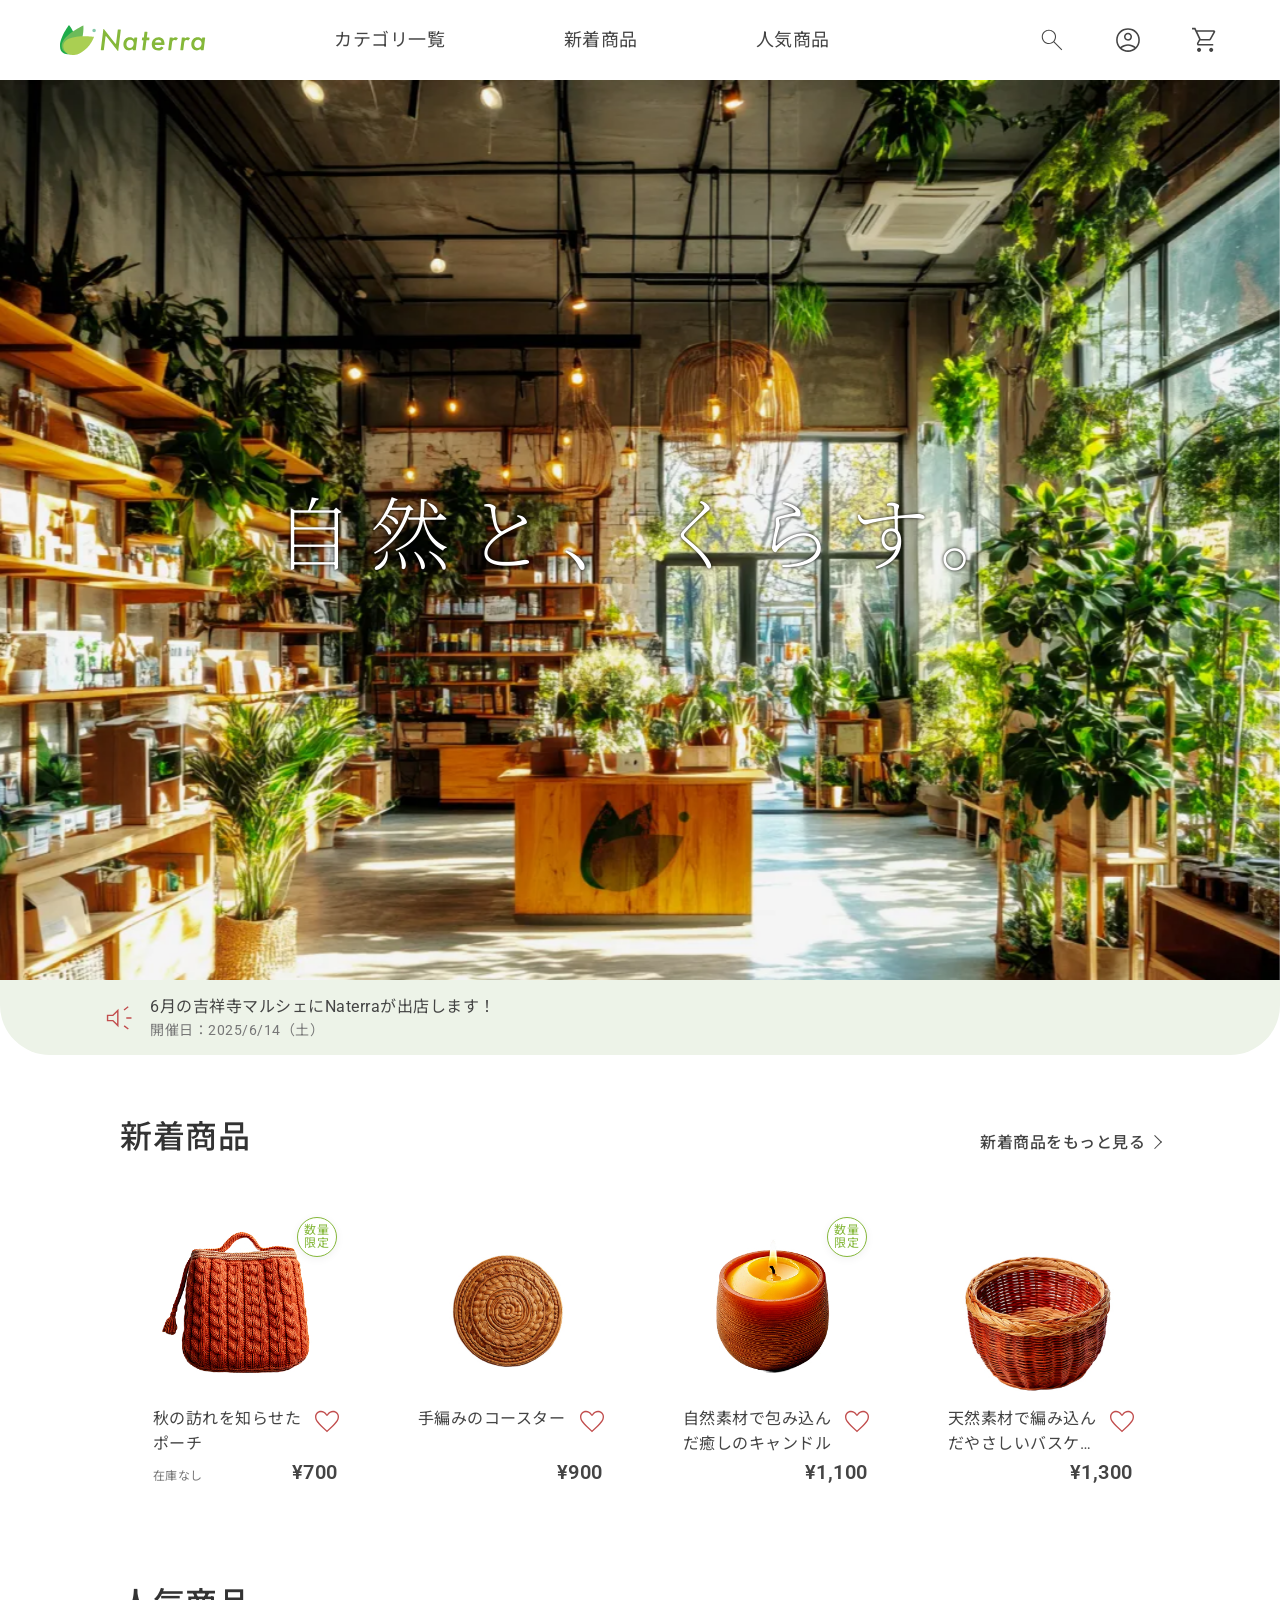
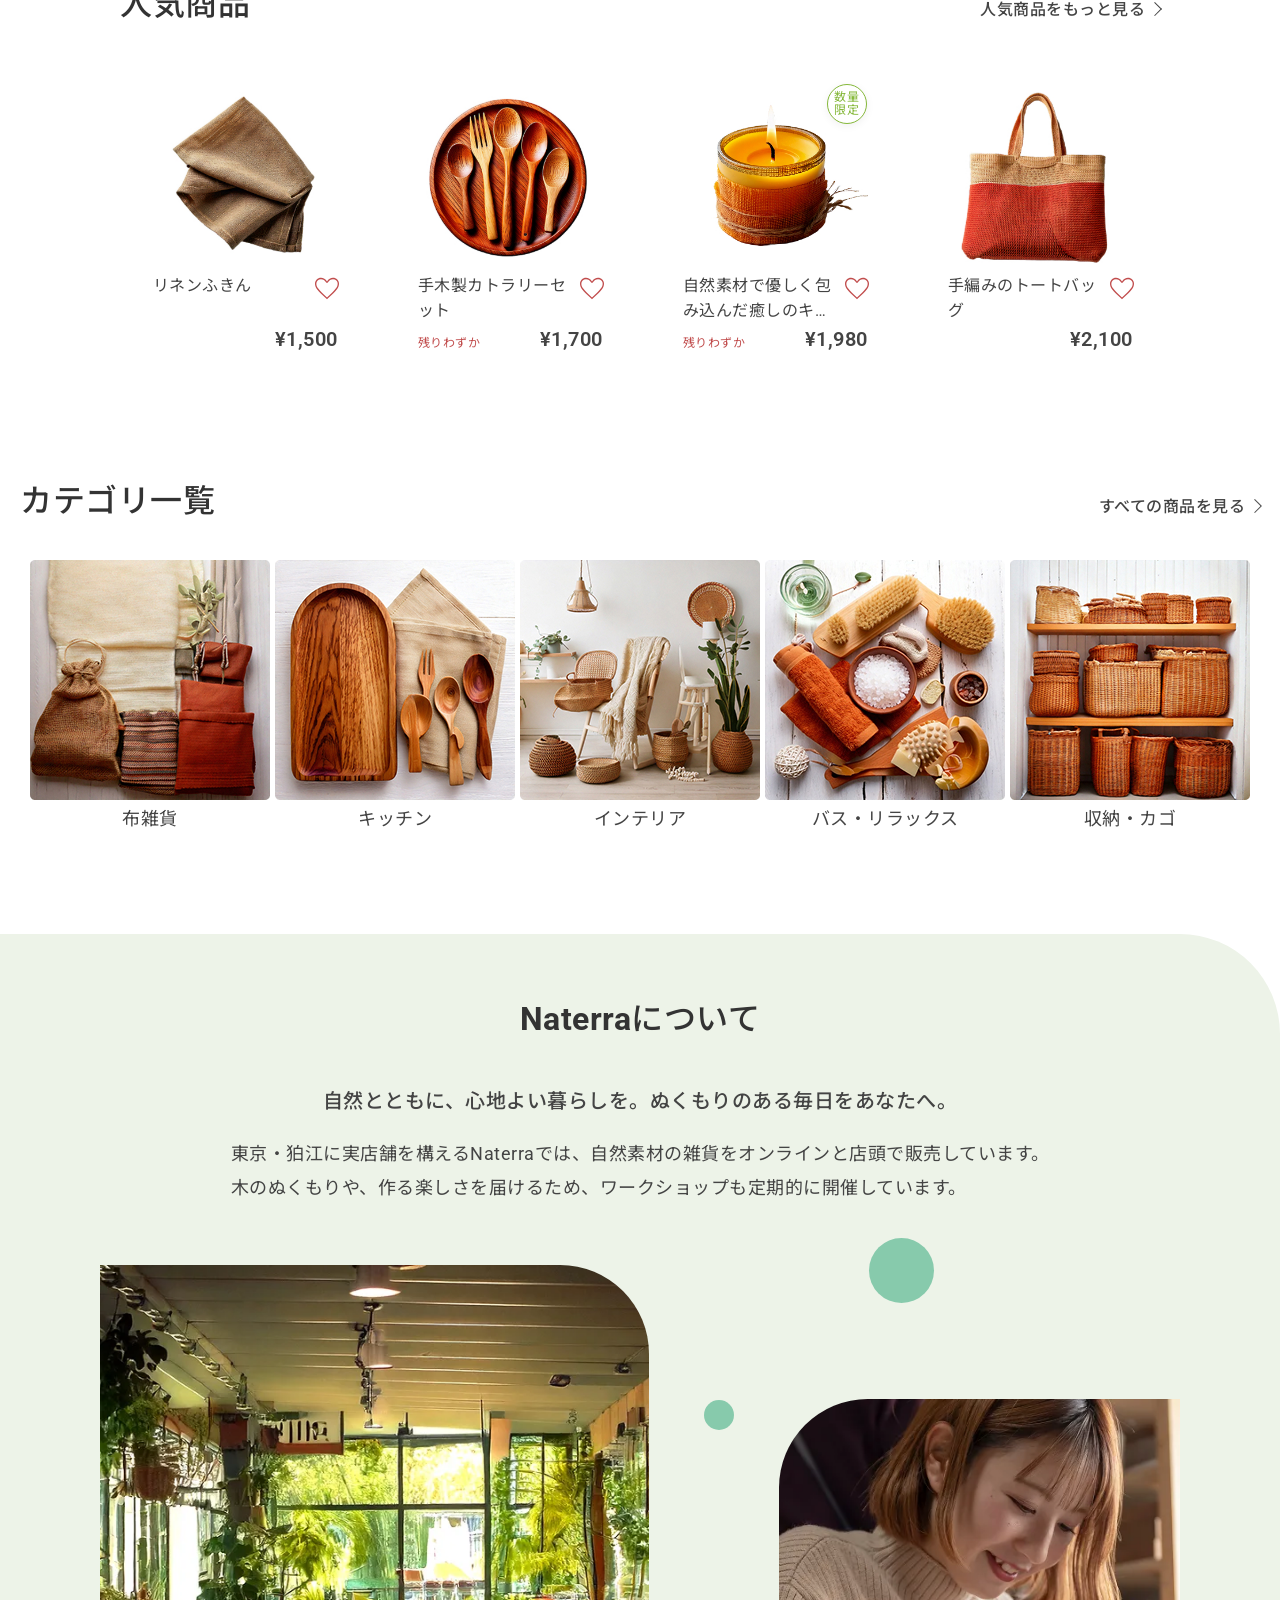
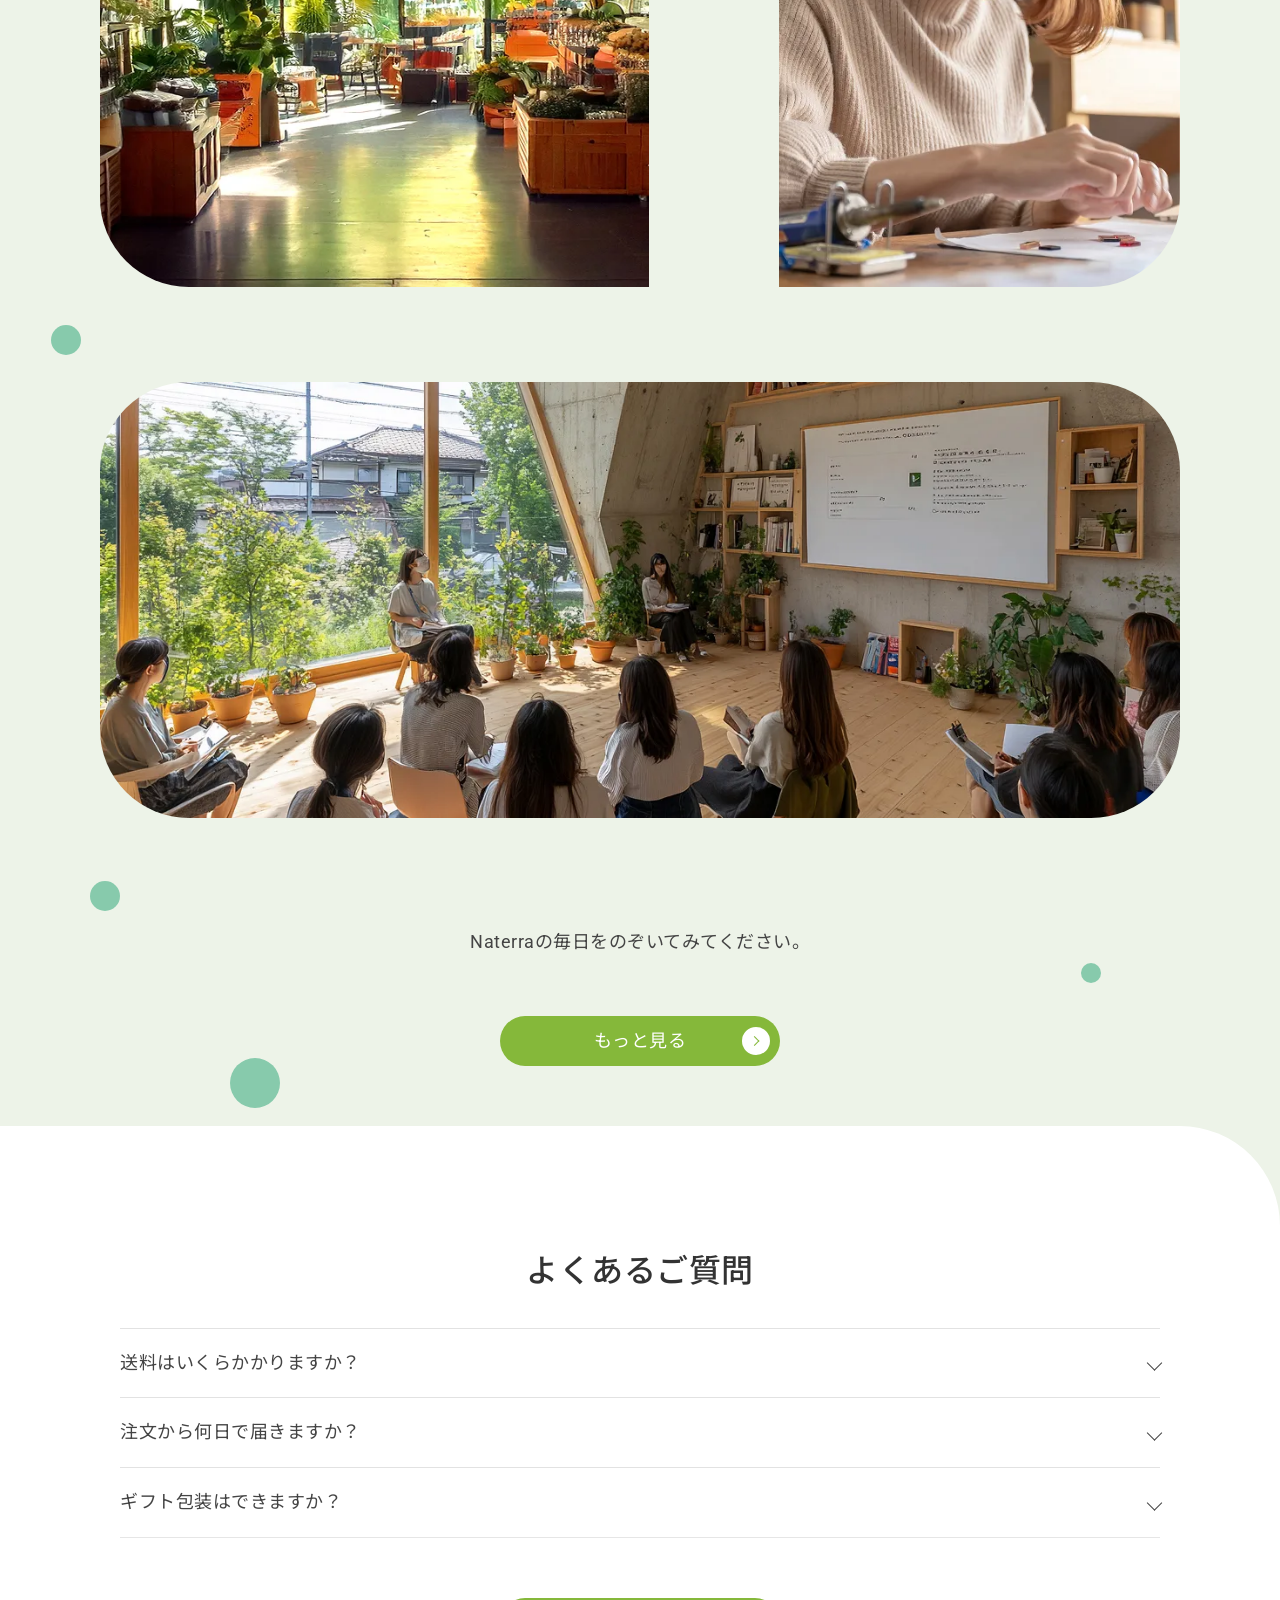
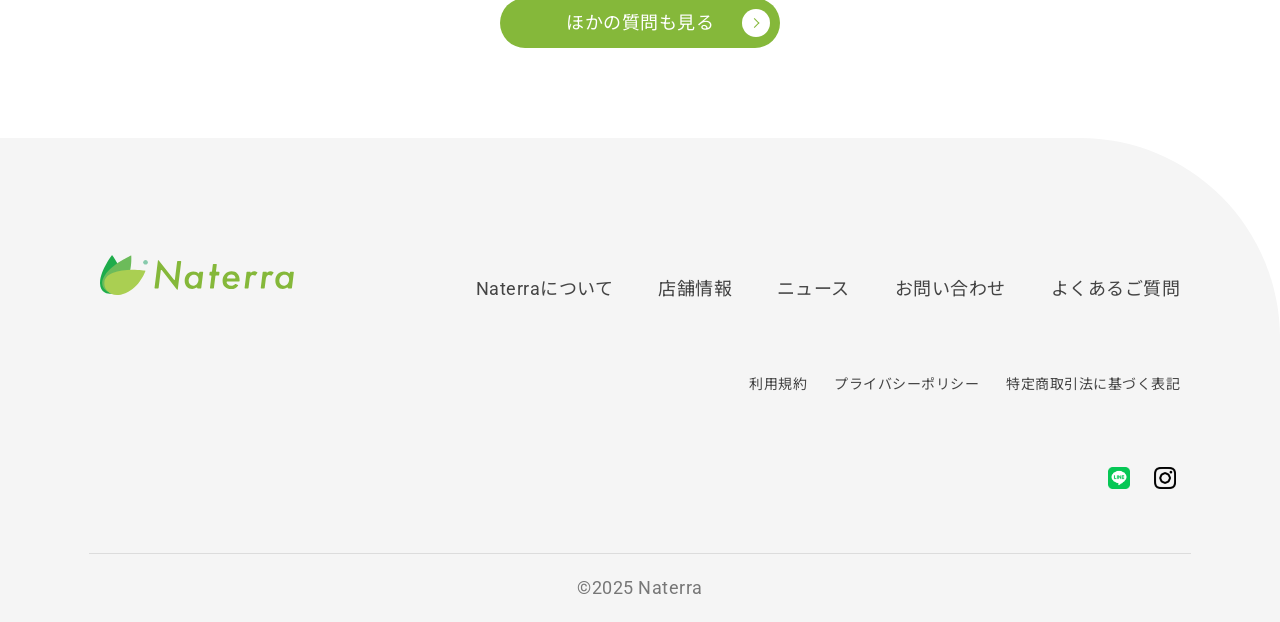
<file: index.html>
<!doctype html>
<html lang="ja">
  <head>
    <meta charset="UTF-8" />
    <meta name="viewport" content="width=device-width, initial-scale=1.0" />
    <meta name="description" content="Naterraオンラインショップ トップページ" />
    <title>Naterra</title>
    <link rel="stylesheet" href="./assets/css/style.css" />
    <link rel="preconnect" href="https://fonts.googleapis.com" />
    <link
      href="https://fonts.googleapis.com/css2?family=Noto+Sans+JP:wght@300;400;500;700&family=Noto+Serif+JP:wght@200;300&family=Roboto:wght@300;400;600&display=swap"
      rel="stylesheet"
    />
    <link
      rel="icon"
      type="image/png"
      sizes="32x32"
      href="./assets/images/favicon/favicon-32x32.png"
    />
    <link
      rel="icon"
      type="image/png"
      sizes="48x48"
      href="./assets/images/favicon/favicon-48x48.png"
    />
    <link
      rel="apple-touch-icon"
      sizes="180x180"
      href="./assets/images/favicon/favicon-180x180.png"
    />
  </head>
  <body>
    <header>
      <div class="header__nav">
        <div class="header__left">
          <div class="header__hamburger sp">
            <button
              class="btn-trigger"
              id="btn03"
              data-nav-open
              aria-label="メニューを開閉"
              aria-expanded="false"
            >
              <span></span><span></span><span></span>
            </button>
          </div>
          <div class="header__logo">
            <a href="./index.html" class="header__logoLink">
              <img src="./assets/images/logo/logo-sp.svg" alt="Naterra" />
            </a>
          </div>
          <div class="header__textink pc">
            <a href="./products-all.html" class="">カテゴリ一覧</a>
          </div>
          <div class="header__textink pc">
            <a href="./products-new.html" class="">新着商品</a>
          </div>
          <div class="header__textink pc">
            <a href="./products-popular.html" class="">人気商品</a>
          </div>
        </div>
        <div class="header__tools">
          <div class="header__serch pc">
            <a href="#" class="header__serchLink">
              <img src="./assets/images/icon/search.svg" alt="検索" />
            </a>
          </div>
          <div class="header__login">
            <a href="#" class="header__LoginLink">
              <img src="./assets/images/icon/login.svg" alt="ログイン" />
            </a>
          </div>
          <div class="header__cart">
            <a href="./cart.html" class="header__CartLink">
              <img src="./assets/images/icon/cart.svg" alt="カート" />
              <span id="cartBadge" class="cartBadge" hidden></span>
            </a>
          </div>
        </div>
      </div>
    </header>

    <div class="navOverlay" data-nav-overlay hidden></div>
    <aside
      class="navDrawer"
      role="dialog"
      aria-modal="true"
      aria-hidden="true"
      data-nav-drawer
      hidden
    >
      <div class="navDrawer__panel">
        <nav class="navDrawer__body" aria-label="メニュー">
          <div class="menuSection">
            <h3 class="menuSection__title">商品</h3>
            <ul class="menuList" role="list">
              <li>
                <a class="menuItem" href="./products-all.html"
                  ><span>商品一覧</span></a
                >
              </li>
              <li>
                <a class="menuItem" href="./products-new.html"
                  ><span>新着商品</span></a
                >
              </li>
              <li>
                <a class="menuItem" href="./products-popular.html"
                  ><span>人気商品</span></a
                >
              </li>
              <li>
                <button
                  class="menuItem menuItem--toggle"
                  aria-expanded="false"
                  data-cat-toggle
                >
                  <span>カテゴリ一覧</span>
                  <svg class="chev" viewBox="0 0 20 20" aria-hidden="true">
                    <line
                      x1="4"
                      y1="10"
                      x2="16"
                      y2="10"
                      stroke="currentColor"
                      stroke-width="1"
                      stroke-linecap="round"
                    />
                    <line
                      class="v"
                      x1="10"
                      y1="4"
                      x2="10"
                      y2="16"
                      stroke="currentColor"
                      stroke-width="1"
                      stroke-linecap="round"
                    />
                  </svg>
                </button>
                <ul class="submenu" hidden>
                  <li>
                    <a
                      class="submenuItem submenuItem--thumb"
                      href="./products-fabric.html"
                      ><img
                        src="./assets/images/categories/fabric/fabric-330.jpg"
                        alt=""
                      />布雑貨</a
                    >
                  </li>
                  <li>
                    <a
                      class="submenuItem submenuItem--thumb"
                      href="./products-kitchen.html"
                      ><img
                        src="./assets/images/categories/kitchen/kitchen-330.jpg"
                        alt=""
                      />キッチン</a
                    >
                  </li>
                  <li>
                    <a
                      class="submenuItem submenuItem--thumb"
                      href="./products-interior.html"
                      ><img
                        src="./assets/images/categories/interior/interior-330.jpg"
                        alt=""
                      />インテリア</a
                    >
                  </li>
                  <li>
                    <a
                      class="submenuItem submenuItem--thumb"
                      href="./products-relax.html"
                      ><img
                        src="./assets/images/categories/relax/relax-330.jpg"
                        alt=""
                      />バス・リラックス</a
                    >
                  </li>
                  <li>
                    <a
                      class="submenuItem submenuItem--thumb"
                      href="./products-storage.html"
                      ><img
                        src="./assets/images/categories/storage/storage-330.jpg"
                        alt=""
                      />収納・かご</a
                    >
                  </li>
                </ul>
              </li>
            </ul>
          </div>

          <div class="menuSection">
            <h3 class="menuSection__title">お店</h3>
            <ul class="menuList" role="list">
              <li>
                <a class="menuItem" href="#"><span>Naterraについて</span></a>
              </li>
              <li>
                <a class="menuItem" href="#"><span>ニュース</span></a>
              </li>
              <li>
                <a class="menuItem" href="#"><span>お問い合わせ</span></a>
              </li>
              <li>
                <a class="menuItem" href="#"><span>よくあるご質問</span></a>
              </li>
            </ul>
          </div>

          <div class="menuSNS">
            <a href="#"
              ><img src="./assets/images/sns/LINE_Brand_icon.png" alt="LINE"
            /></a>
            <a href="#"
              ><img
                src="./assets/images/sns/Instagram_Glyph_Black.png"
                alt="Instagram"
            /></a>
          </div>
        </nav>
      </div>
    </aside>

    <div class="cartOverlay" id="cartOverlay" hidden></div>
    <aside
      class="cartSheet"
      id="cartSheet"
      role="dialog"
      aria-modal="true"
      aria-labelledby="cartSheetTitle"
      hidden
    >
      <div class="cartSheet__bar">
        <button
          type="button"
          class="cartSheet__close"
          id="cartCloseBtn"
          aria-label="閉じる"
        >
          <span></span><span></span>
        </button>
        <h3 id="cartSheetTitle">カートに入れる</h3>
      </div>
      <div class="cartSheet__body">
        <h4 id="cartProductName" class="cartSheet__name"></h4>
        <div class="cartSheet__imgWrap"><img id="cartProductImg" alt="" /></div>
        <div class="cartQty">
          <button
            type="button"
            class="cartQty__btn"
            id="qtyMinus"
            aria-label="数量を1減らす"
          >
            <img
              class="reductionIcon"
              src="./assets/images/icon/reduction.svg"
              alt=""
              aria-hidden="true"
            />
          </button>
          <output id="qtyValue" class="cartQty__value" aria-live="polite"
            >1</output
          >
          <button
            type="button"
            class="cartQty__btn"
            id="qtyPlus"
            aria-label="数量を1増やす"
          >
            <img
              class="reductionIcon"
              src="./assets/images/icon/add.svg"
              alt=""
              aria-hidden="true"
            />
          </button>
        </div>
        <div class="cartPrimaryBtn__Container" style="margin-top: 16px">
          <button type="button" id="addToCartBtn" class="cartPrimaryBtn">
            カートに入れる
          </button>
        </div>
      </div>
    </aside>
    <aside
      class="cartConfirm"
      id="cartConfirm"
      role="dialog"
      aria-modal="true"
      aria-labelledby="cartConfirmTitle"
      hidden
    >
      <div class="cartSheet__bar">
        <button
          type="button"
          class="cartSheet__close"
          id="confirmCloseBtn"
          aria-label="閉じる"
        >
          <span></span><span></span>
        </button>
        <h3 id="cartConfirmTitle">カートに追加しました</h3>
      </div>
      <div class="cartConfirm__body">
        <p class="cartConfirm__row">
          カートの合計 <strong id="cartTotalCount">0</strong> 点
        </p>
        <p class="cartConfirm__row">
          税込 <strong id="cartTotalPrice">¥0</strong>
        </p>
      </div>
      <div class="cartPrimaryBtn__Container">
        <a href="./cart.html" class="cartPrimaryBtn cartPrimaryBtn--full"
          >カートを確認する</a
        >
      </div>
    </aside>

    <main>
      <section class="hero">
        <div class="keyVisual fade-kv">
          <h1 class="catchcopy fade-copy">自然と、くらす。</h1>
        </div>
        <div class="news__item">
          <div class="news__icon">
            <img src="./assets/images/icon/news.svg" alt="お知らせ" />
          </div>
          <div class="news__content">
            <p class="news__title">
              6月の吉祥寺マルシェにNaterraが出店します！
            </p>
            <time class="news__date" datetime="2025-06-14">
              開催日：2025/6/14（土）
            </time>
          </div>
        </div>
      </section>

      <section class="products" aria-labelledby="home-new-title">
        <div class="products__ttl">
          <h2 id="home-new-title" class="section__title">新着商品</h2>
          <a href="./products-new.html" class="moreLink">
            <p class="moreLink__text">新着商品をもっと見る</p>
            <span></span>
          </a>
        </div>
        <ul id="homeNewGrid" class="productGrid" role="list"></ul>
      </section>

      <section class="products" aria-labelledby="home-popular-title">
        <div class="products__ttl">
          <h2 id="home-popular-title" class="section__title">人気商品</h2>
          <a href="./products-popular.html" class="moreLink">
            <p class="moreLink__text">人気商品をもっと見る</p>
            <span></span>
          </a>
        </div>
        <ul id="homePopularGrid" class="productGrid" role="list"></ul>
      </section>

      <template id="homeProductCardTpl">
        <li class="productCard">
          <a
            href="./index.html"
            class="productCard__thumbWrap productCard__link"
          >
            <img class="productCard__thumb" alt="" />
            <span class="badge badge--limited" hidden>数量<br />限定</span>
          </a>
          <div class="productCard__rowA">
            <p class="productCard__name"></p>
            <button
              class="favBtn"
              type="button"
              aria-label="お気に入りに追加"
              aria-pressed="false"
              data-src-off="./assets/images/icon/favorite-off.svg"
              data-src-on="./assets/images/icon/favorite-on.svg"
            >
              <img
                class="favIcon"
                src="./assets/images/icon/favorite-off.svg"
                alt=""
                aria-hidden="true"
                width="32"
                height="32"
              />
            </button>
          </div>
          <div class="productCard__rowB">
            <p class="productCard__stock"></p>
            <p class="productCard__price"></p>
          </div>
        </li>
      </template>

      <section class="categories">
        <div class="products__ttl">
          <h2 class="section__title">カテゴリ一覧</h2>
          <a href="./products-all.html" class="moreLink">
            <p class="moreLink__text">すべての商品を見る</p>
            <span></span>
          </a>
        </div>

        <div class="categories__list">
          <div class="categories__item">
            <a class="categories__fabric" href="./products-fabric.html"
              ><span class="categories__name sp">布雑貨</span></a
            >
          </div>
          <div class="categories__item">
            <a class="categories__kitchen" href="./products-kitchen.html"
              ><span class="categories__name sp">キッチン</span></a
            >
          </div>
          <div class="categories__item">
            <a class="categories__interior" href="./products-interior.html"
              ><span class="categories__name sp">インテリア</span></a
            >
          </div>
          <div class="categories__item">
            <a class="categories__relax" href="./products-relax.html"
              ><span class="categories__name sp">バス・リラックス</span></a
            >
          </div>
          <div class="categories__item">
            <a class="categories__storage" href="./products-storage.html"
              ><span class="categories__name sp">収納・かご</span></a
            >
          </div>
          <p class="categories__namepc pc">布雑貨</p>
          <p class="categories__namepc pc">キッチン</p>
          <p class="categories__namepc pc">インテリア</p>
          <p class="categories__namepc pc">バス・リラックス</p>
          <p class="categories__namepc pc">収納・カゴ</p>
        </div>
      </section>

      <section class="about" aria-labelledby="about-title">
        <div class="about__card">
          <div class="decor-circle c1"></div>
          <div class="decor-circle c2"></div>
          <div class="decor-circle c3"></div>
          <div class="decor-circle c4"></div>
          <div class="decor-circle c5 pc"></div>
          <div class="decor-circle c6 pc"></div>

          <h2 id="about-title" class="about__title">
            <span>Naterra</span>について
          </h2>
          <p class="about__subtitle">
            自然とともに、心地よい暮らしを。<br
              class="sp"
            />ぬくもりのある毎日をあなたへ。
          </p>
          <p class="about__text">
            東京・狛江に実店舗を構えるNaterraでは、自然素材の雑貨をオンラインと店頭で販売しています。<br />木のぬくもりや、作る楽しさを届けるため、ワークショップも定期的に開催しています。
          </p>
          <div class="about__gallery">
            <figure class="about__photo about__photoA sp">
              <img
                src="./assets/images/about/about-1.webp"
                srcset="
                  ./assets/images/about/about-1.webp   1x,
                  ./assets/images/about/about-1x2.webp 2x
                "
                alt="店内の様子"
              />
            </figure>
            <figure class="about__photo about__photoA pc">
              <img
                src="./assets/images/about/about-1-618x700.webp"
                srcset="
                  ./assets/images/about/about-1-618x700.webp   1x,
                  ./assets/images/about/about-1-1236x1400.webp 2x
                "
                alt="店内の様子"
              />
            </figure>
            <figure class="about__photo about__photoB sp">
              <img
                src="./assets/images/about/about-2.webp"
                srcset="
                  ./assets/images/about/about-2.webp   1x,
                  ./assets/images/about/about-2x2.webp 2x
                "
                alt="店内の様子"
              />
            </figure>
            <figure class="about__photo about__photoB pc">
              <img
                src="./assets/images/about/about-3-451x550.webp"
                srcset="
                  ./assets/images/about/about-3-451x550.webp  1x,
                  ./assets/images/about/about-3-904x1100.webp 2x
                "
                alt="店内の様子"
              />
            </figure>
            <figure class="about__photo about__photoC sp">
              <img
                src="./assets/images/about/about-3.webp"
                srcset="
                  ./assets/images/about/about-3.webp   1x,
                  ./assets/images/about/about-3x2.webp 2x
                "
                alt="店内の様子"
              />
            </figure>
          </div>
          <figure class="about__photo about__photoC pc">
            <img
              src="./assets/images/about/about-2-1240x500.webp"
              srcset="
                ./assets/images/about/about-2-1240x500.webp  1x,
                ./assets/images/about/about-2-2480x1000.webp 2x
              "
              alt="店内の様子"
            />
          </figure>
          <p class="about__caption">Naterraの毎日をのぞいてみてください。</p>
          <div class="btnContainer"><a href="#" class="btn">もっと見る</a></div>
        </div>
      </section>

      <section class="faq" aria-labelledby="faq-title">
        <div class="faq__prevcl">
          <div class="faq__card">
            <h2 id="faq-title" class="faq__title">よくあるご質問</h2>
            <details class="faq__item">
              <summary class="faq__q">送料はいくらかかりますか？</summary>
              <div class="faq__a">
                <span
                  >全国一律600円（税込）でお届けしています。<br />5,000円（税込）以上で送料無料です。</span
                >
              </div>
            </details>
            <details class="faq__item">
              <summary class="faq__q">注文から何日で届きますか？</summary>
              <div class="faq__a">
                <span>通常はご注文から3〜5営業日以内に発送します。</span>
              </div>
            </details>
            <details class="faq__item">
              <summary class="faq__q">ギフト包装はできますか？</summary>
              <div class="faq__a">
                <span
                  >はい、対応可能です。<br />注文手続き画面で「ギフト包装」を選択してください。（有料）</span
                >
              </div>
            </details>
            <div class="faq__btnContainer">
              <a href="#" class="btn">ほかの質問も見る</a>
            </div>
          </div>
        </div>
      </section>
    </main>

    <footer class="footer sp">
      <div class="footer__prev">
        <div class="footer__inner">
          <div class="footer__logo">
            <img src="./assets/images/logo/logo-sp.svg" alt="Naterra" />
          </div>
          <nav class="footer__nav">
            <ul class="navleft">
              <li><a href="#">Naterraについて</a></li>
              <li><a href="#">店舗情報</a></li>
              <li><a href="#">ニュース</a></li>
              <li><a href="#">お問い合わせ</a></li>
              <li><a href="#">よくあるご質問</a></li>
            </ul>
            <ul class="navright">
              <li><a href="#">利用規約</a></li>
              <li><a href="#">特定商取引法に基づく表記</a></li>
              <li><a href="#">プライバシーポリシー</a></li>
            </ul>
          </nav>
          <div class="footer__sns">
            <a href="#"
              ><img src="./assets/images/sns/LINE_Brand_icon.png" alt="LINE"
            /></a>
            <a href="#"
              ><img
                src="./assets/images/sns/Instagram_Glyph_Black.png"
                alt="Instagram"
            /></a>
          </div>
          <div class="copy__container">
            <p class="footer__copy">&copy;2025 Naterra</p>
          </div>
        </div>
      </div>
    </footer>
    <footer class="siteFooter pc">
      <div class="siteFooter__inner">
        <div class="siteFooter__top">
          <a class="footerLogo" href="/">
            <img src="./assets/images/logo/logo-sp.svg" alt="Naterra" />
          </a>
          <nav class="footerNav" aria-label="フッターナビ">
            <ul class="footerNav__list">
              <li><a>Naterraについて</a></li>
              <li><a>店舗情報</a></li>
              <li><a>ニュース</a></li>
              <li><a>お問い合わせ</a></li>
              <li><a>よくあるご質問</a></li>
            </ul>
          </nav>
        </div>
        <ul class="footerLegal">
          <li><a>利用規約</a></li>
          <li><a>プライバシーポリシー</a></li>
          <li><a>特定商取引法に基づく表記</a></li>
        </ul>
        <div class="footerSNS" aria-label="SNS">
          <a class="snsLink" href="#"
            ><img src="./assets/images/sns/LINE_Brand_icon.png" alt="LINE"
          /></a>
          <a class="snsLink" href="#"
            ><img
              src="./assets/images/sns/Instagram_Glyph_Black.png"
              alt="Instagram"
          /></a>
        </div>
        <div class="siteFooter__bottom">
          <p class="footerCopy">©2025 Naterra</p>
        </div>
      </div>
    </footer>
    <script src="./assets/js/utils.js" defer></script>
    <script src="./assets/js/main.js" defer></script>
    <script src="./assets/js/home-sections.js" defer></script>
    <script src="./assets/js/products-list.js" defer></script>
    <script src="./assets/js/cart-modal.js" defer></script>
  </body>
</html>
</file>
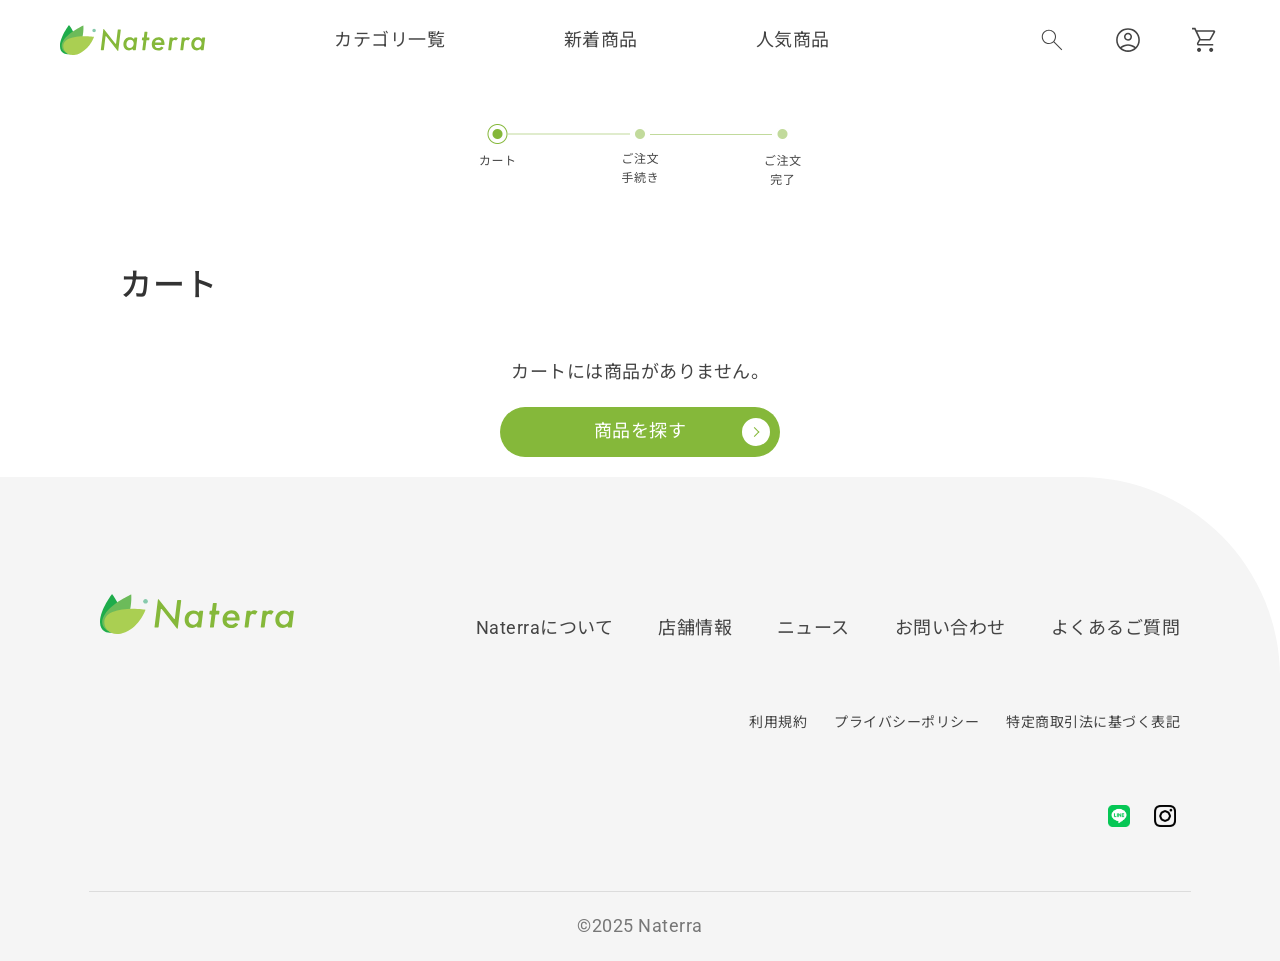
<file: cart.html>
<!DOCTYPE html>
<html lang="ja">
<head>
  <meta charset="UTF-8" />
  <meta name="viewport" content="width=device-width, initial-scale=1.0, viewport-fit=cover" />
  <meta name="description" content="Naterra カート" />
  <title>カート | Naterra</title>
  <link rel="stylesheet" href="./assets/css/style.css" />
  <link rel="stylesheet" href="./assets/css/cart.css" />
  <link rel="preconnect" href="https://fonts.googleapis.com" />
  <link href="https://fonts.googleapis.com/css2?family=Noto+Sans+JP:wght@300;400;500;700&family=Noto+Serif+JP:wght@200;300&family=Roboto:wght@300;400;600&display=swap" rel="stylesheet"/>
  <link rel="icon" type="image/png" sizes="32x32" href="./assets/images/favicon/favicon-32x32.png"/>
  <link rel="icon" type="image/png" sizes="48x48" href="./assets/images/favicon/favicon-48x48.png"/>
  <link rel="apple-touch-icon" sizes="180x180" href="./assets/images/favicon/favicon-180x180.png"/>
</head>
<body>
  <header>
    <div class="header__nav">
      <div class="header__left">
        <div class="header__hamburger sp">
          <button class="btn-trigger" id="btn03" data-nav-open aria-label="メニューを開閉" aria-expanded="false">
            <span></span><span></span><span></span>
          </button>
        </div>
        <div class="header__logo">
          <a href="./index.html" class="header__logoLink">
            <img src="./assets/images/logo/logo-sp.svg" alt="Naterra" />
          </a>
        </div>
        <div class="header__textink pc">
          <a href="./products-all.html" class="">カテゴリ一覧</a>
        </div>
        <div class="header__textink pc">
          <a href="./products-new.html" class="">新着商品</a>
        </div>
        <div class="header__textink pc">
          <a href="./products-popular.html" class="">人気商品</a>
        </div>
      </div>
      <div class="header__tools">
        <div class="header__serch pc">
          <a href="#" class="header__serchLink">
            <img src="./assets/images/icon/search.svg" alt="検索" />
          </a>
        </div>
        <div class="header__login">
          <a href="#" class="header__LoginLink">
            <img src="./assets/images/icon/login.svg" alt="ログイン" />
          </a>
        </div>
        <div class="header__cart">
          <a href="./cart.html" class="header__CartLink">
            <img src="./assets/images/icon/cart.svg" alt="カート"/>
            <span id="cartBadge" class="cartBadge" hidden></span>
          </a>
        </div>
      </div>
    </div>
  </header>

  <div class="navOverlay" data-nav-overlay hidden></div>
  <aside class="navDrawer" role="dialog" aria-modal="true" aria-hidden="true" data-nav-drawer hidden>
    <div class="navDrawer__panel">
      <nav class="navDrawer__body" aria-label="メニュー">
        <div class="menuSection">
          <h3 class="menuSection__title">商品</h3>
          <ul class="menuList" role="list">
            <li><a class="menuItem" href="./products-all.html"><span>商品一覧</span></a></li>
            <li><a class="menuItem" href="./products-new.html"><span>新着商品</span></a></li>
            <li><a class="menuItem" href="./products-popular.html"><span>人気商品</span></a></li>
            <li>
              <button class="menuItem menuItem--toggle" aria-expanded="false" data-cat-toggle>
                <span>カテゴリ一覧</span>
                <svg class="chev" viewBox="0 0 20 20" aria-hidden="true">
                  <line x1="4" y1="10" x2="16" y2="10" stroke="currentColor" stroke-width="1" stroke-linecap="round"></line>
                  <line class="v" x1="10" y1="4" x2="10" y2="16" stroke="currentColor" stroke-width="1" stroke-linecap="round"></line>
                </svg>
              </button>
              <ul class="submenu" hidden>
                <li><a class="submenuItem submenuItem--thumb" href="./products-fabric.html"><img src="./assets/images/categories/fabric/fabric-330.jpg" alt=""/><span>布雑貨</span></a></li>
                <li><a class="submenuItem submenuItem--thumb" href="./products-kitchen.html"><img src="./assets/images/categories/kitchen/kitchen-330.jpg" alt=""/><span>キッチン</span></a></li>
                <li><a class="submenuItem submenuItem--thumb" href="./products-interior.html"><img src="./assets/images/categories/interior/interior-330.jpg" alt=""/><span>インテリア</span></a></li>
                <li><a class="submenuItem submenuItem--thumb" href="./products-relax.html"><img src="./assets/images/categories/relax/relax-330.jpg" alt=""/><span>バス・リラックス</span></a></li>
                <li><a class="submenuItem submenuItem--thumb" href="./products-storage.html"><img src="./assets/images/categories/storage/storage-330.jpg" alt=""/><span>収納・かご</span></a></li>
              </ul>
            </li>
          </ul>
        </div>
        <div class="menuSection">
          <h3 class="menuSection__title">お店</h3>
          <ul class="menuList" role="list">
            <li><a class="menuItem" href="#"><span>Naterraについて</span></a></li>
            <li><a class="menuItem" href="#"><span>ニュース</span></a></li>
            <li><a class="menuItem" href="#"><span>お問い合わせ</span></a></li>
            <li><a class="menuItem" href="#"><span>よくあるご質問</span></a></li>
          </ul>
        </div>
        <div class="menuSNS">
          <a href="#"><img src="./assets/images/sns/LINE_Brand_icon.png" alt="LINE"/></a>
          <a href="#"><img src="./assets/images/sns/Instagram_Glyph_Black.png" alt="Instagram"/></a>
        </div>
      </nav>
    </div>
  </aside>

  <div class="cartOverlay" id="cartOverlay" hidden></div>
  <aside class="cartSheet" id="cartSheet" role="dialog" aria-modal="true" aria-labelledby="cartSheetTitle" hidden>
    <div class="cartSheet__bar">
      <button type="button" class="cartSheet__close" id="cartCloseBtn" aria-label="閉じる">
        <span></span><span></span>
      </button>
      <h3 id="cartSheetTitle">カートに入れる</h3>
    </div>
    <div class="cartSheet__body">
      <h4 id="cartProductName" class="cartSheet__name"></h4>
      <div class="cartSheet__imgWrap">
        <img id="cartProductImg" alt="">
      </div>
      <div class="cartQty">
        <button type="button" class="cartQty__btn" id="qtyMinus" aria-label="数量を1減らす">
          <img class="reductionIcon" src="./assets/images/icon/reduction.svg" alt="" aria-hidden="true">
        </button>
        <output id="qtyValue" class="cartQty__value" aria-live="polite">1</output>
        <button type="button" class="cartQty__btn" id="qtyPlus" aria-label="数量を1増やす">
          <img class="reductionIcon" src="./assets/images/icon/add.svg" alt="" aria-hidden="true">
        </button>
      </div>
      <div class="cartPrimaryBtn__Container">
        <button type="button" class="cartAddBtn" id="addToCartBtn">カートに入れる</button>
      </div>
    </div>
  </aside>
  <aside class="cartConfirm" id="cartConfirm" role="dialog" aria-modal="true" aria-labelledby="cartConfirmTitle" hidden>
    <div class="cartSheet__bar">
      <button type="button" class="cartSheet__close" id="confirmCloseBtn" aria-label="閉じる">
        <span></span><span></span>
      </button>
      <h3 id="cartConfirmTitle">カートに追加しました</h3>
    </div>
    <div class="cartConfirm__body">
      <p class="cartConfirm__row">カートの合計 <strong id="cartTotalCount">0</strong> 点</p>
      <p class="cartConfirm__row">税込 <strong id="cartTotalPrice">¥0</strong></p>
    </div>
    <div class="cartPrimaryBtn__Container">
      <a href="./cart.html" class="cartPrimaryBtn cartPrimaryBtn--full">カートを確認する</a>
    </div>
  </aside>

  <main>
    <div aria-label="購入フロー">
      <div class="stepper__grid">
        <figure><img src="./assets/images/other/steper01.jpg" alt="stepper"></figure>
      </div>
    </div>

    <section class="productsname" aria-labelledby="cart-title">
      <div class="products__ttl">
        <h2 id="cart-title" class="section__title">カート</h2>
      </div>
      <div id="cartContainer" class="cart"></div>
      <section id="cartEmpty" class="cartEmpty" hidden>
        <p>カートには商品がありません。</p>
        <p class="cartEmpty__cta">
          <a href="./products-all.html" class="btn">商品を探す</a>
        </p>
      </section>
      <div id="cartSummary" class="cart__summary" hidden>
        <p class="cart__subtotal">小計：<strong id="cartSubtotal">¥0</strong></p>
        <div class="checkout__btn btnContainer"><a href="./checkout.html" class="btn">購入手続きに進む</a></div>
      </div>
    </section>

    <section class="products" aria-labelledby="cart-recommend-title">
      <div class="products__ttl">
        <h2 id="cart-recommend-title" class="section__title recommend">一緒に購入されている商品</h2>
      </div>
      <ul id="homeNewGrid" class="productGrid" role="list"></ul>
    </section>

    <template id="productCardTpl">
      <li class="productCard">
        <a href="./index.html" class="productCard__thumbWrap productCard__link">
          <img class="productCard__thumb" alt="">
          <span class="badge badge--limited" hidden>数量<br>限定</span>
        </a>
        <div class="productCard__rowA">
          <p class="productCard__name"></p>
          <button class="favBtn" type="button" aria-label="お気に入りに追加" aria-pressed="false"
            data-src-off="./assets/images/icon/favorite-off.svg"
            data-src-on="./assets/images/icon/favorite-on.svg">
            <img class="favIcon" src="./assets/images/icon/favorite-off.svg" alt="" aria-hidden="true" width="32" height="32">
          </button>
        </div>
        <div class="productCard__rowB">
          <p class="productCard__stock"></p>
          <p class="productCard__price"></p>
        </div>
      </li>
    </template>
  </main>

  <footer class="footer sp">
    <div class="footer__prev">
      <div class="footer__inner">
        <div class="footer__logo"><img src="./assets/images/logo/logo-sp.svg" alt="Naterra" /></div>
        <nav class="footer__nav">
          <ul class="navleft">
            <li><a href="#">Naterraについて</a></li>
            <li><a href="#">店舗情報</a></li>
            <li><a href="#">ニュース</a></li>
            <li><a href="#">お問い合わせ</a></li>
            <li><a href="#">よくあるご質問</a></li>
          </ul>
          <ul class="navright">
            <li><a href="#">利用規約</a></li>
            <li><a href="#">特定商取引法に基づく表記</a></li>
            <li><a href="#">プライバシーポリシー</a></li>
          </ul>
        </nav>
        <div class="footer__sns">
          <a href="#"><img src="./assets/images/sns/LINE_Brand_icon.png" alt="LINE"/></a>
          <a href="#"><img src="./assets/images/sns/Instagram_Glyph_Black.png" alt="Instagram"/></a>
        </div>
        <div class="copy__container"><p class="footer__copy">&copy;2025 Naterra</p></div>
      </div>
    </div>
  </footer>
  <footer class="siteFooter pc">
    <div class="siteFooter__inner">
      <div class="siteFooter__top">
        <a class="footerLogo" href="/">
          <img src="./assets/images/logo/logo-sp.svg" alt="Naterra">
        </a>
        <nav class="footerNav" aria-label="フッターナビ">
          <ul class="footerNav__list">
            <li><a href="./about.html">Naterraについて</a></li>
            <li><a href="./shops.html">店舗情報</a></li>
            <li><a href="./news.html">ニュース</a></li>
            <li><a href="./contact.html">お問い合わせ</a></li>
            <li><a href="./faq.html">よくあるご質問</a></li>
          </ul>
        </nav>
      </div>
      <ul class="footerLegal">
        <li><a href="./terms.html">利用規約</a></li>
        <li><a href="./privacy.html">プライバシーポリシー</a></li>
        <li><a href="./tokusho.html">特定商取引法に基づく表記</a></li>
      </ul>
      <div class="footerSNS" aria-label="SNS">
        <a class="snsLink" href="#"><img src="./assets/images/sns/LINE_Brand_icon.png" alt="LINE"></a>
        <a class="snsLink" href="#"><img src="./assets/images/sns/Instagram_Glyph_Black.png" alt="Instagram"></a>
      </div>
      <div class="siteFooter__bottom">
        <p class="footerCopy">©2025 Naterra</p>
      </div>
    </div>
  </footer>

  <script src="./assets/js/utils.js" defer></script>
  <script src="./assets/js/main.js" defer></script>
  <script src="./assets/js/cart-modal.js" defer></script>
  <script src="./assets/js/cart-page.js" defer></script>
  <script src="./assets/js/cart-reco.js" defer></script>
</body>
</html>
</file>
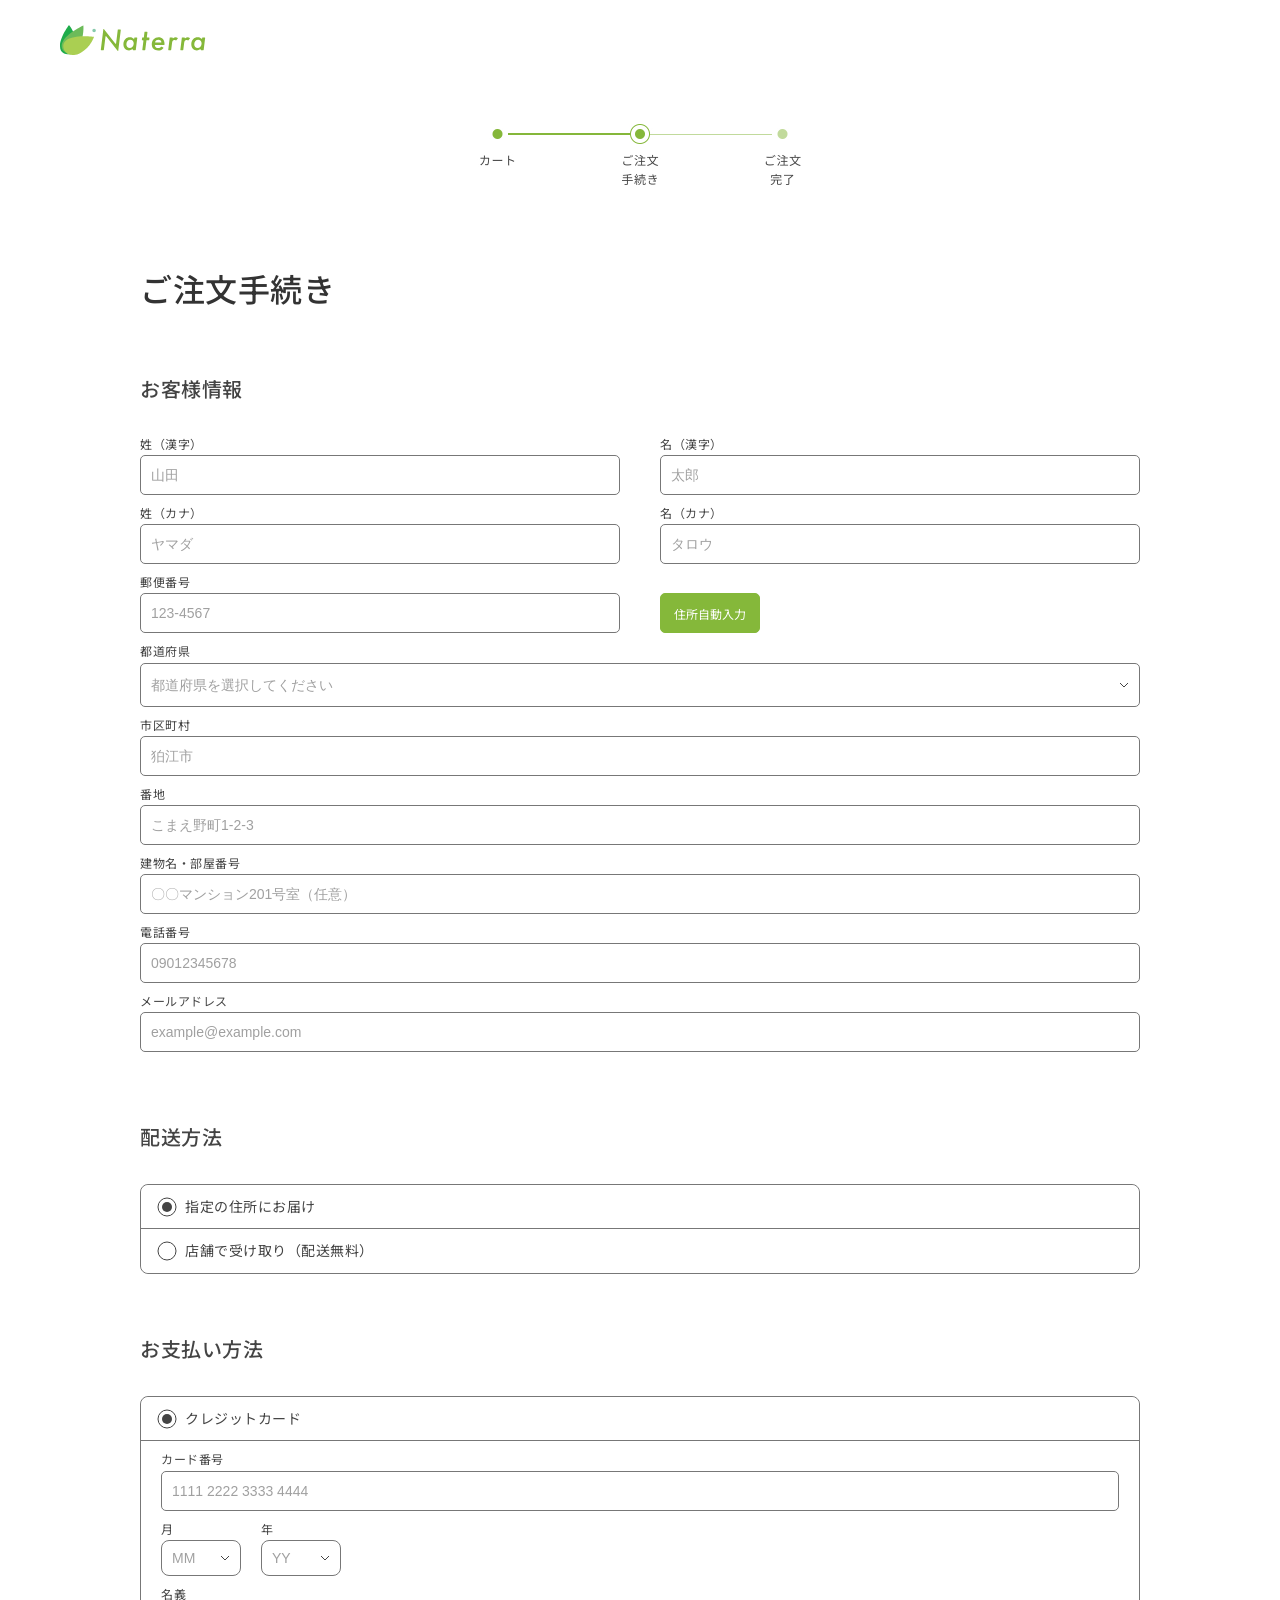
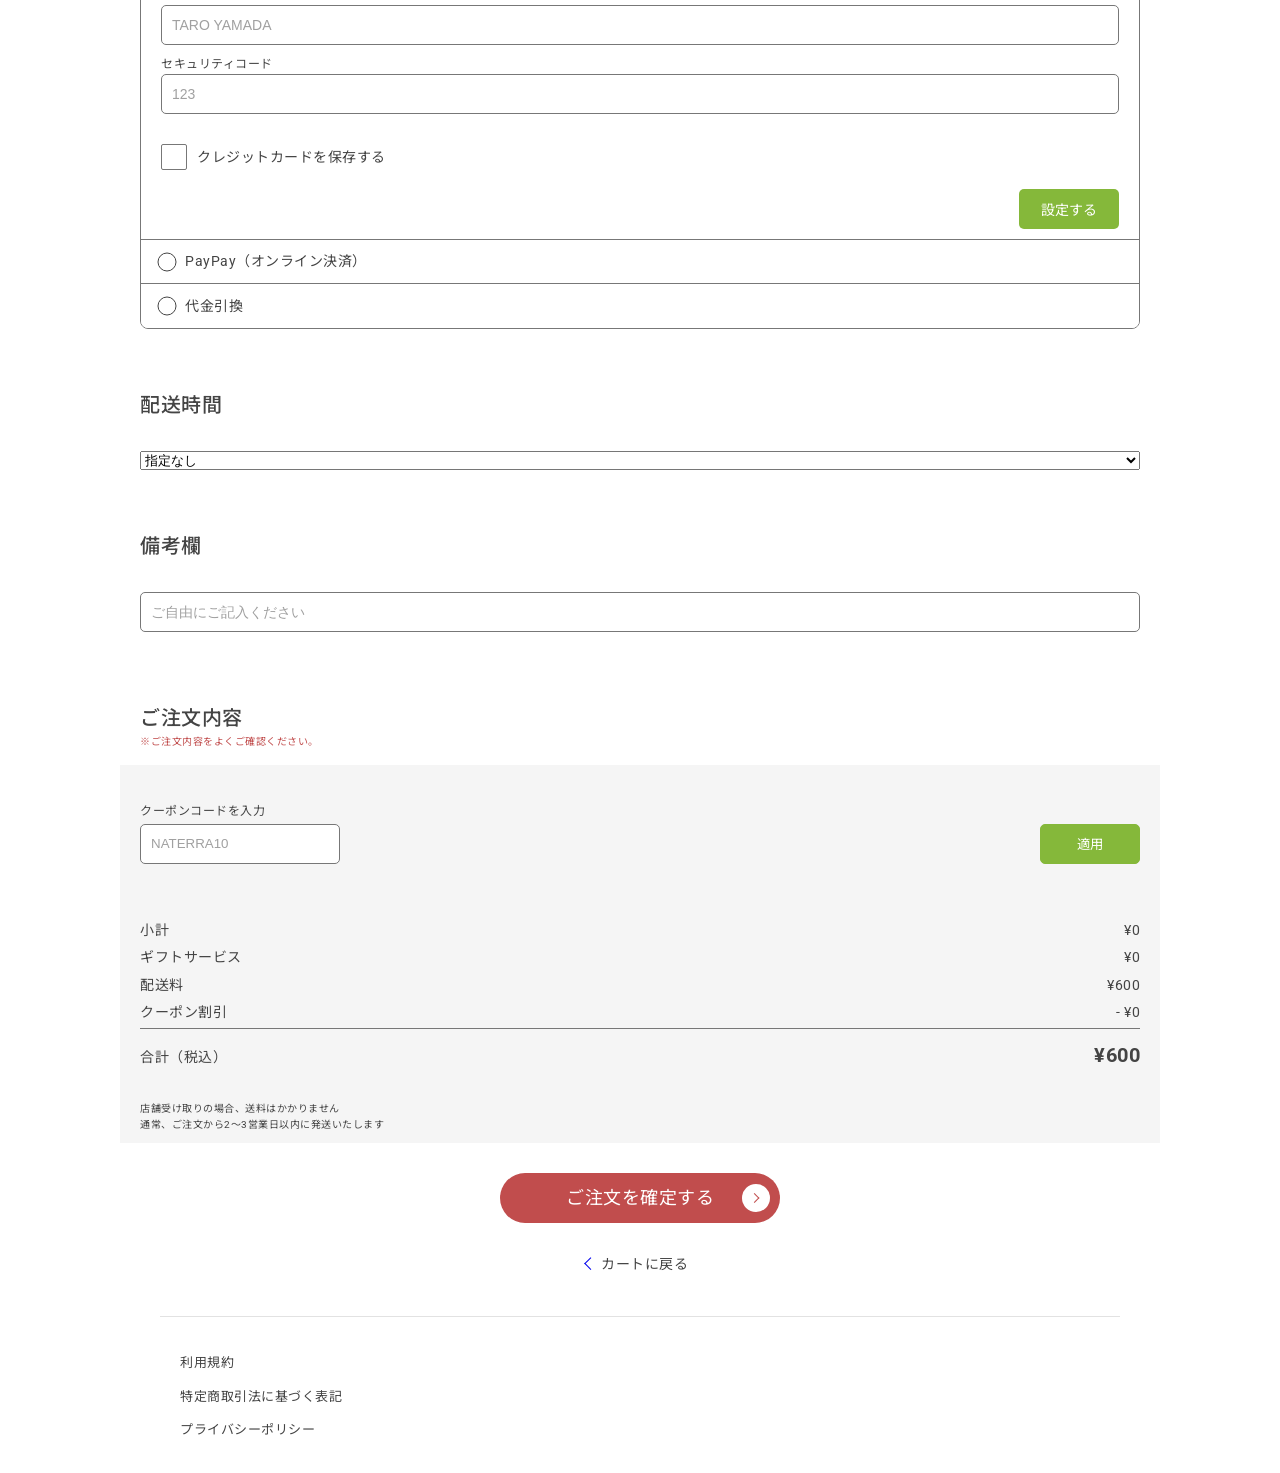
<file: checkout.html>
<!DOCTYPE html>
<html lang="ja">
<head>
  <meta charset="UTF-8" />
  <meta name="viewport" content="width=device-width, initial-scale=1.0, viewport-fit=cover" />
  <meta name="description" content="ご注文手続き | Naterra" />
  <title>ご注文手続き | Naterra</title>
  <link rel="stylesheet" href="./assets/css/style.css" />
  <link rel="stylesheet" href="./assets/css/cart.css" />
  <link href="https://fonts.googleapis.com/css2?family=Noto+Sans+JP:wght@300;400;500;700&family=Noto+Serif+JP:wght@200;300&family=Roboto:wght@300;400;600&display=swap" rel="stylesheet" />
  <link rel="stylesheet" href="./assets/css/checkout.css" />
  <link rel="icon" type="image/png" sizes="32x32" href="./assets/images/favicon/favicon-32x32.png"/>
  <link rel="icon" type="image/png" sizes="48x48" href="./assets/images/favicon/favicon-48x48.png"/>
  <link rel="apple-touch-icon" sizes="180x180" href="./assets/images/favicon/favicon-180x180.png"/>
</head>
<body class="no-sticky">
  <header>
    <div class="header__nav">
      <div class="header__left">
        <div class="header__logo">
          <a href="./index.html" class="header__logoLink">
            <img src="./assets/images/logo/logo-sp.svg" alt="Naterra"/>
          </a>
        </div>
      </div>
    </div>
  </header>

  <div class="navOverlay" data-nav-overlay hidden></div>
  <aside class="navDrawer" role="dialog" aria-modal="true" aria-hidden="true" data-nav-drawer hidden>
    <div class="navDrawer__panel">
      <nav class="navDrawer__body" aria-label="メニュー">
        <div class="menuSection">
          <h3 class="menuSection__title">商品</h3>
          <ul class="menuList" role="list">
            <li><a class="menuItem" href="./products-all.html"><span>商品一覧</span></a></li>
            <li><a class="menuItem" href="./products-new.html"><span>新着商品</span></a></li>
            <li><a class="menuItem" href="./products-popular.html"><span>人気商品</span></a></li>
            <li>
              <button class="menuItem menuItem--toggle" aria-expanded="false" data-cat-toggle>
                <span>カテゴリ一覧</span>
                <svg class="chev" viewBox="0 0 20 20" aria-hidden="true">
                  <line x1="4" y1="10" x2="16" y2="10" stroke="currentColor" stroke-width="1" stroke-linecap="round"></line>
                  <line class="v" x1="10" y1="4" x2="10" y2="16" stroke="currentColor" stroke-width="1" stroke-linecap="round"></line>
                </svg>
              </button>
              <ul class="submenu" hidden>
                <li><a class="submenuItem submenuItem--thumb" href="./products-fabric.html"><img src="./assets/images/categories/fabric/fabric-330.jpg" alt=""/><span>布雑貨</span></a></li>
                <li><a class="submenuItem submenuItem--thumb" href="./products-kitchen.html"><img src="./assets/images/categories/kitchen/kitchen-330.jpg" alt=""/><span>キッチン</span></a></li>
                <li><a class="submenuItem submenuItem--thumb" href="./products-interior.html"><img src="./assets/images/categories/interior/interior-330.jpg" alt=""/><span>インテリア</span></a></li>
                <li><a class="submenuItem submenuItem--thumb" href="./products-relax.html"><img src="./assets/images/categories/relax/relax-330.jpg" alt=""/><span>バス・リラックス</span></a></li>
                <li><a class="submenuItem submenuItem--thumb" href="./products-storage.html"><img src="./assets/images/categories/storage/storage-330.jpg" alt=""/><span>収納・かご</span></a></li>
              </ul>
            </li>
          </ul>
        </div>

        <div class="menuSection">
          <h3 class="menuSection__title">お店</h3>
          <ul class="menuList" role="list">
            <li><a class="menuItem" href="#"><span>Naterraについて</span></a></li>
            <li><a class="menuItem" href="#"><span>ニュース</span></a></li>
            <li><a class="menuItem" href="#"><span>お問い合わせ</span></a></li>
            <li><a class="menuItem" href="#"><span>よくあるご質問</span></a></li>
          </ul>
        </div>

        <div class="menuSNS">
          <a href="#"><img src="./assets/images/sns/LINE_Brand_icon.png" alt="LINE"/></a>
          <a href="#"><img src="./assets/images/sns/Instagram_Glyph_Black.png" alt="Instagram"/></a>
        </div>
      </nav>
    </div>
  </aside>

  <div class="cartOverlay" id="cartOverlay" hidden></div>
  <aside class="cartSheet" id="cartSheet" role="dialog" aria-modal="true" aria-labelledby="cartSheetTitle" hidden>
    <div class="cartSheet__bar">
      <button type="button" class="cartSheet__close" id="cartCloseBtn" aria-label="閉じる">
        <span></span><span></span>
      </button>
      <h3 id="cartSheetTitle">カートに入れる</h3>
    </div>
    <div class="cartSheet__body">
      <h4 id="cartProductName" class="cartSheet__name"></h4>
      <div class="cartSheet__imgWrap"><img id="cartProductImg" alt=""/></div>
      <div class="cartQty">
        <button type="button" class="cartQty__btn" id="qtyMinus" aria-label="数量を1減らす">
          <img class="reductionIcon" src="./assets/images/icon/reduction.svg" alt="" aria-hidden="true">
        </button>
        <output id="qtyValue" class="cartQty__value" aria-live="polite">1</output>
        <button type="button" class="cartQty__btn" id="qtyPlus" aria-label="数量を1増やす">
          <img class="reductionIcon" src="./assets/images/icon/add.svg" alt="" aria-hidden="true">
        </button>
      </div>
      <div class="cartPrimaryBtn__Container" style="margin-top:16px;">
        <button type="button" id="addToCartBtn" class="cartPrimaryBtn">カートに入れる</button>
      </div>
    </div>
  </aside>
  <aside class="cartConfirm" id="cartConfirm" role="dialog" aria-modal="true" aria-labelledby="cartConfirmTitle" hidden>
    <div class="cartSheet__bar">
      <button type="button" class="cartSheet__close" id="confirmCloseBtn" aria-label="閉じる">
        <span></span><span></span>
      </button>
      <h3 id="cartConfirmTitle">カートに追加しました</h3>
    </div>
    <div class="cartConfirm__body">
      <p class="cartConfirm__row">カートの合計 <strong id="cartTotalCount">0</strong> 点</p>
      <p class="cartConfirm__row">税込 <strong id="cartTotalPrice">¥0</strong></p>
    </div>
    <div class="cartPrimaryBtn__Container">
      <a href="./cart.html" class="cartPrimaryBtn cartPrimaryBtn--full">カートを確認する</a>
    </div>
  </aside>

  <main>
    <div aria-label="購入フロー">
      <div class="stepper__grid">
        <figure><img src="./assets/images/other/steper02.jpg" alt="stepper"></figure>
      </div>
    </div>
    <section class="checkout" aria-labelledby="co-title">
      <div class="products__ttl">
        <h2 id="co-title" class="section__title">ご注文手続き</h2>
      </div>
      <div class="checkout__grid">
        <form id="checkoutForm" novalidate>
          <h3 class="co__subttl">お客様情報</h3>
          <fieldset class="coFieldset">
            <div class="coGrid2">
              <label class="coCtl">
                <span>姓（漢字）</span>
                <input required name="lastName" autocomplete="family-name" placeholder="山田"/>
              </label>
              <label class="coCtl">
                <span>名（漢字）</span>
                <input required name="firstName" autocomplete="given-name" placeholder="太郎"/>
              </label>
            </div>
            <div class="coGrid2">
              <label class="coCtl">
                <span>姓（カナ）</span>
                <input required name="lastKana" placeholder="ヤマダ"/>
              </label>
              <label class="coCtl">
                <span>名（カナ）</span>
                <input required name="firstKana" placeholder="タロウ"/>
              </label>
            </div>
            <div class="coGrid2">
              <label class="coCtl">
                <span>郵便番号</span>
                <input required name="zip" inputmode="numeric" pattern="\\d{3}-?\\d{4}" placeholder="123-4567" />
              </label>
              <label class="coCtl">
                <span>　</span>
                <button id="addressBtn" type="button" class="address__btn">住所自動入力</button>
              </label>
                          </div>
            <div class="coCtl">
              <span>都道府県</span>
              <select name="pref" required>
                <option value="">都道府県を選択してください</option>
                <option>北海道</option><option>青森県</option><option>岩手県</option><option>宮城県</option>
                <option>秋田県</option><option>山形県</option><option>福島県</option><option>茨城県</option>
                <option>栃木県</option><option>群馬県</option><option>埼玉県</option><option>千葉県</option>
                <option>東京都</option><option>神奈川県</option>
                <option>新潟県</option><option>富山県</option><option>石川県</option><option>福井県</option>
                <option>山梨県</option><option>長野県</option><option>岐阜県</option><option>静岡県</option><option>愛知県</option>
                <option>三重県</option><option>滋賀県</option><option>京都府</option><option>大阪府</option><option>兵庫県</option>
                <option>奈良県</option><option>和歌山県</option><option>鳥取県</option><option>島根県</option><option>岡山県</option>
                <option>広島県</option><option>山口県</option><option>徳島県</option><option>香川県</option><option>愛媛県</option><option>高知県</option>
                <option>福岡県</option><option>佐賀県</option><option>長崎県</option><option>熊本県</option><option>大分県</option><option>宮崎県</option><option>鹿児島県</option><option>沖縄県</option>
              </select>
            </div>
            <div class="coCtl"><span>市区町村</span><input required name="city" placeholder="狛江市"/></div>
            <div class="coCtl"><span>番地</span><input required name="addr1" placeholder="こまえ野町1-2-3"/></div>
            <div class="coCtl"><span>建物名・部屋番号</span><input name="addr2" placeholder="〇〇マンション201号室（任意）"/></div>
            <div class="coCtl">
              <span>電話番号</span>
              <input required name="tel" inputmode="tel" pattern="0\\d{9,10}" placeholder="09012345678" />
            </div>
            <div class="coCtl">
              <span>メールアドレス</span>
              <input required type="email" name="email" autocomplete="email" placeholder="example@example.com" />
            </div>
          </fieldset>
          <h3 class="co__subttl">配送方法</h3>
          <fieldset class="coFieldset">
            <div class="coShipBox">
              <div class="coShipRow">
                <label class="svgRadio">
                  <input type="radio" name="shipMethod" value="home" checked />
                  <span class="svgRadio__icon" aria-hidden="true">
                    <svg width="20" height="20">
                      <circle cx="10" cy="10" r="9" fill="#fff" stroke="#444444" stroke-width="1"/>
                      <circle cx="10" cy="10" r="5" fill="#444444" class="svgRadio__dot"/>
                    </svg>
                  </span>
                  <span>指定の住所にお届け</span>
                </label>
              </div>
              <div class="coShipRow">
                <label class="svgRadio">
                  <input type="radio" name="shipMethod" value="pickup" />
                  <span class="svgRadio__icon" aria-hidden="true">
                    <svg width="20" height="20">
                      <circle cx="10" cy="10" r="9" fill="#fff" stroke="#444444" stroke-width="1"/>
                      <circle cx="10" cy="10" r="5" fill="#444444" class="svgRadio__dot"/>
                    </svg>
                  </span>
                  <span>店舗で受け取り（配送無料）</span>
                </label>
              </div>
            </div>
          </fieldset>
          <h3 class="co__subttl">お支払い方法</h3>
          <fieldset class="coFieldset">
          <div class="coPayBox">
            <div class="coPayRow">
              <label class="svgRadio coPayLabel">
                <input type="radio" name="pay" value="card" checked />
                <span class="svgRadio__icon" aria-hidden="true">
                  <svg width="20" height="20">
                    <circle cx="10" cy="10" r="9" fill="#fff" stroke="#444444" stroke-width="1"/>
                    <circle cx="10" cy="10" r="5" fill="#444444" class="svgRadio__dot"/>
                  </svg>
                </span>
                <span>クレジットカード</span>
              </label>
            </div>
            <div class="coCard" id="cardPanel" hidden>
              <label class="coCtl"><span>カード番号</span><input placeholder="1111 2222 3333 4444" inputmode="numeric" maxlength="19" /></label>
              <div class="coGridCard">
                <label class="coCtl"><span>月</span>
                  <select required name="cardMonth">
                    <option value="">MM</option>
                    <option value="01">01</option>
                    <option value="02">02</option>
                    <option value="03">03</option>
                    <option value="04">04</option>
                    <option value="05">05</option>
                    <option value="06">06</option>
                    <option value="07">07</option>
                    <option value="08">08</option>
                    <option value="09">09</option>
                    <option value="10">10</option>
                    <option value="11">11</option>
                    <option value="12">12</option>
                  </select>
                </label>
                <label class="coCtl"><span>年</span>
                  <select required name="cardYear">
                    <option value="">YY</option>
                    <option value="25">25</option>
                    <option value="26">26</option>
                    <option value="27">27</option>
                    <option value="28">28</option>
                    <option value="29">29</option>
                    <option value="30">30</option>
                    <option value="31">31</option>
                    <option value="32">32</option>
                  </select>
                </label>
              </div>
              <label class="coCtl"><span>名義</span><input placeholder="TARO YAMADA" /></label>
              <label class="coCtl"><span>セキュリティコード</span><input placeholder="123" inputmode="numeric" maxlength="4" /></label>
              <label class="coChk"><input type="checkbox" /> クレジットカードを保存する</label>
              <div class="coSetRow">
                <button type="button" class="coSetBtn">設定する</button>
              </div>
            </div>
            <div class="coPayRow">
              <label class="svgRadio coPayLabel">
                <input type="radio" name="pay" value="paypay" />
                <span class="svgRadio__icon" aria-hidden="true">
                  <svg width="20" height="20">
                    <circle cx="10" cy="10" r="9" fill="#fff" stroke="#444444" stroke-width="1"/>
                    <circle cx="10" cy="10" r="5" fill="#444444" class="svgRadio__dot"/>
                  </svg>
                </span>
                <span>PayPay（オンライン決済）</span>
              </label>
            </div>
            <div class="coPayDesc" id="paypayDesc" style="display:none;">
              PayPayアプリまたはWeb上で、かんたんにお支払い頂けます。<br>
              ご注文確定後、自動的にPayPayの画面に移動します。
            </div>
            <div class="coPayRow">
              <label class="svgRadio coPayLabel">
                <input type="radio" name="pay" value="bank" />
                <span class="svgRadio__icon" aria-hidden="true">
                  <svg width="20" height="20">
                    <circle cx="10" cy="10" r="9" fill="#fff" stroke="#444444" stroke-width="1"/>
                    <circle cx="10" cy="10" r="5" fill="#444444" class="svgRadio__dot"/>
                  </svg>
                </span>
                <span>代金引換</span>
              </label>
            </div>
              <div class="coPayDesc" id="bankDesc" style="display:none;">
                商品お届け時に、配達員に代金をお支払いください。<br>
                現金のみのお取り扱いとなります。
              </div>
          </div>
          </fieldset>
          <h3 class="co__subttl">配送時間</h3>
          <fieldset class="coFieldset">
            <select id="timeSlot">
              <option value="">指定なし</option>
              <option>午前中</option><option>14-16時</option><option>16-18時</option><option>18-20時</option><option>19-21時</option>
            </select>
          </fieldset>
          <h3 class="co__subttl">備考欄</h3>
          <fieldset class="coFieldset">
              <label class="coCtl">
                <input rows="3" placeholder="ご自由にご記入ください"></input>
              </label>
          </fieldset>
        </form>
      </div>
              <h3 id="sum-title" class="coSum__title">ご注文内容</h3>
      <p class="coCautionlabel">※ご注文内容をよくご確認ください。</p>
      <aside class="coSummary" aria-labelledby="sum-title">
        <ul id="coItems" class="coItems" role="list"></ul>

        <div class="coCoupon">
          <span>クーポンコードを入力</span>
          <div class="couponBox">
            <input id="couponInput" class="coCoupon__input" placeholder="NATERRA10" />
            <button id="couponApply" type="button" class="coCoupon__btn">適用</button>
          </div>
        </div>

        <dl class="coTotal">
          <div class="row"><dt>小計</dt><dd id="sum-subtotal">¥0</dd></div>
          <div class="row"><dt>ギフトサービス</dt><dd id="sum-gift">¥0</dd></div>
          <div class="row"><dt>配送料</dt><dd id="sum-ship">¥0</dd></div>
          <div class="row"><dt>クーポン割引</dt><dd id="sum-discount">- ¥0</dd></div>
          <div class="row total"><dt>合計（税込）</dt><dd id="sum-total">¥0</dd></div>
        </dl>
        <div class="coDesc">
          <p>店舗受け取りの場合、送料はかかりません</p>
          <p>通常、ご注文から2〜3営業日以内に発送いたします</p>
        </div>
      </aside>
      <div class="btnContainer">
        <a href="./thanks.html" id="orderBtn" class="btn coOrderBtn" >ご注文を確定する</a>
      </div>
      <div class="coBackBox">
        <a class="coBack" href="./cart.html"><span></span><p class="textLink" >カートに戻る</p></a>
      </div>
    </section>
  </main>

  <footer class="footer__checkout">
    <nav class="footerNav__checkout">
      <ul class="navright">
        <li><a href="#">利用規約</a></li>
        <li><a href="#">特定商取引法に基づく表記</a></li>
        <li><a href="#">プライバシーポリシー</a></li>
      </ul>
    </nav>
  </footer>

  <script src="./assets/js/utils.js" defer></script>
  <script src="./assets/js/main.js" defer></script>
  <script src="./assets/js/checkout.js" defer></script>
</body>
</html>
</file>
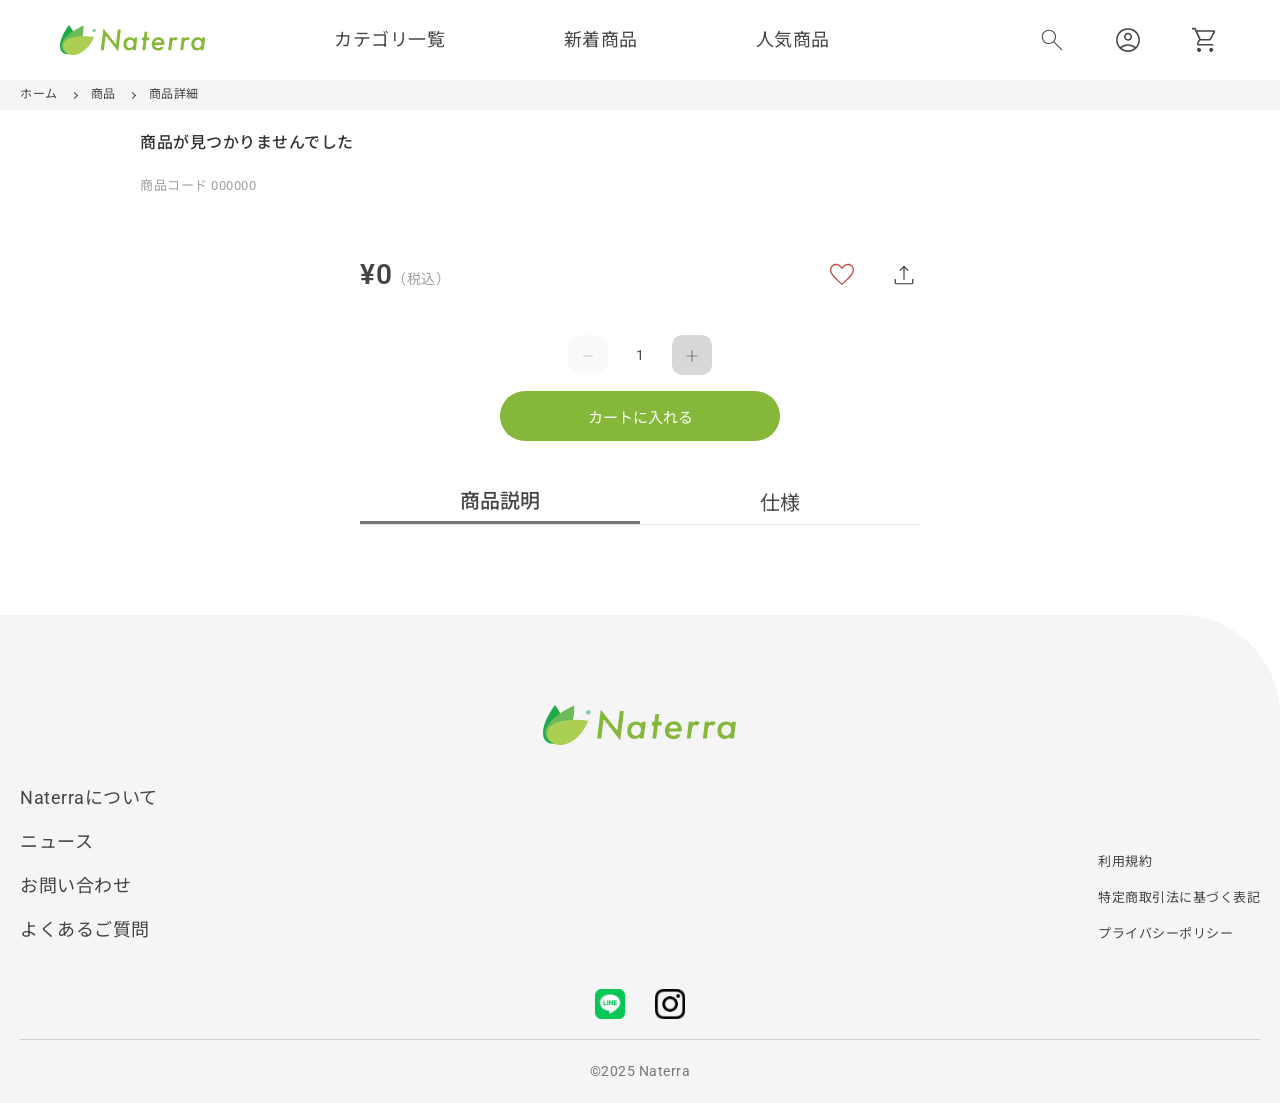
<file: product-detail.html>
<!DOCTYPE html>
<html lang="ja">
<head>
  <meta charset="UTF-8"/>
  <meta name="viewport" content="width=device-width, initial-scale=1.0"/>
  <meta name="description" content="商品詳細 | Naterra オンラインショップ"/>
  <title>商品詳細 | Naterra</title>
  <link rel="stylesheet" href="./assets/css/style.css"/>
  <link rel="preconnect" href="https://fonts.googleapis.com"/>
  <link href="https://fonts.googleapis.com/css2?family=Noto+Sans+JP:wght@300;400;500;700&family=Noto+Serif+JP:wght@200;300&family=Roboto:wght@300;400;600&display=swap" rel="stylesheet"/>
  <link rel="icon" type="image/png" sizes="32x32" href="./assets/images/favicon/favicon-32x32.png"/>
  <link rel="icon" type="image/png" sizes="48x48" href="./assets/images/favicon/favicon-48x48.png"/>
  <link rel="apple-touch-icon" sizes="180x180" href="./assets/images/favicon/favicon-180x180.png"/>
</head>
<body>
  <header>
    <div class="header__nav">
      <div class="header__left">
        <div class="header__hamburger sp">
          <button class="btn-trigger" id="btn03" data-nav-open aria-label="メニューを開閉" aria-expanded="false">
            <span></span><span></span><span></span>
          </button>
        </div>
        <div class="header__logo">
          <a href="./index.html" class="header__logoLink">
            <img src="./assets/images/logo/logo-sp.svg" alt="Naterra" />
          </a>
        </div>
        <div class="header__textink pc">
          <a href="./products-all.html">カテゴリ一覧</a>
        </div>
        <div class="header__textink pc">
          <a href="./products-new.html">新着商品</a>
        </div>
        <div class="header__textink pc">
          <a href="./products-popular.html">人気商品</a>
        </div>
      </div>
      <div class="header__tools">
        <div class="header__serch pc">
          <a href="#" class="header__serchLink">
            <img src="./assets/images/icon/search.svg" alt="検索" />
          </a>
        </div>
        <div class="header__login">
          <a href="./login.html" class="header__LoginLink">
            <img src="./assets/images/icon/login.svg" alt="ログイン" />
          </a>
        </div>
        <div class="header__cart">
          <a href="./cart.html" class="header__CartLink">
            <img src="./assets/images/icon/cart.svg" alt="カート"/>
            <span id="cartBadge" class="cartBadge" hidden></span>
          </a>
        </div>
      </div>
    </div>
  </header>

  <div class="navOverlay" data-nav-overlay hidden></div>
  <aside class="navDrawer" role="dialog" aria-modal="true" aria-hidden="true" data-nav-drawer hidden>
    <div class="navDrawer__panel">
      <nav class="navDrawer__body" aria-label="メニュー">
        <div class="menuSection">
          <h3 class="menuSection__title">商品</h3>
          <ul class="menuList" role="list">
            <li><a class="menuItem" href="./products-all.html"><span>商品一覧</span></a></li>
            <li><a class="menuItem" href="./products-new.html"><span>新着商品</span></a></li>
            <li><a class="menuItem" href="./products-popular.html"><span>人気商品</span></a></li>
            <li>
              <button class="menuItem menuItem--toggle" aria-expanded="false" data-cat-toggle>
                <span>カテゴリ一覧</span>
                <svg class="chev" viewBox="0 0 20 20" aria-hidden="true">
                  <line x1="4" y1="10" x2="16" y2="10" stroke="currentColor" stroke-width="1" stroke-linecap="round"></line>
                  <line class="v" x1="10" y1="4" x2="10" y2="16" stroke="currentColor" stroke-width="1" stroke-linecap="round"></line>
                </svg>
              </button>
              <ul class="submenu" hidden>
                <li><a class="submenuItem submenuItem--thumb" href="./products-fabric.html"><img src="./assets/images/categories/fabric/fabric-330.jpg" alt=""/><span>布雑貨</span></a></li>
                <li><a class="submenuItem submenuItem--thumb" href="./products-kitchen.html"><img src="./assets/images/categories/kitchen/kitchen-330.jpg" alt=""/><span>キッチン</span></a></li>
                <li><a class="submenuItem submenuItem--thumb" href="./products-interior.html"><img src="./assets/images/categories/interior/interior-330.jpg" alt=""/><span>インテリア</span></a></li>
                <li><a class="submenuItem submenuItem--thumb" href="./products-relax.html"><img src="./assets/images/categories/relax/relax-330.jpg" alt=""/><span>バス・リラックス</span></a></li>
                <li><a class="submenuItem submenuItem--thumb" href="./products-storage.html"><img src="./assets/images/categories/storage/storage-330.jpg" alt=""/><span>収納・かご</span></a></li>
              </ul>
            </li>
          </ul>
        </div>
        <div class="menuSection">
          <h3 class="menuSection__title">お店</h3>
          <ul class="menuList" role="list">
            <li><a class="menuItem" href="./about.html"><span>Naterraについて</span></a></li>
            <li><a class="menuItem" href="./news.html"><span>ニュース</span></a></li>
            <li><a class="menuItem" href="./contact.html"><span>お問い合わせ</span></a></li>
            <li><a class="menuItem" href="./faq.html"><span>よくあるご質問</span></a></li>
          </ul>
        </div>
        <div class="menuSNS">
          <a href="#"><img src="./assets/images/sns/LINE_Brand_icon.png" alt="LINE"/></a>
          <a href="#"><img src="./assets/images/sns/Instagram_Glyph_Black.png" alt="Instagram"/></a>
        </div>
      </nav>
    </div>
  </aside>

  <div class="cartOverlay" id="cartOverlay" hidden></div>
  <aside class="cartSheet" id="cartSheet" role="dialog" aria-modal="true" aria-labelledby="cartSheetTitle" hidden>
    <div class="cartSheet__bar">
      <button type="button" class="cartSheet__close" id="cartCloseBtn" aria-label="閉じる">
        <span></span><span></span>
      </button>
      <h3 id="cartSheetTitle">カートに入れる</h3>
    </div>
    <div class="cartSheet__body">
      <h4 id="cartProductName" class="cartSheet__name"></h4>
      <div class="cartSheet__imgWrap"><img id="cartProductImg" alt=""/></div>
      <div class="cartQty">
        <button type="button" class="cartQty__btn" id="qtyMinus" aria-label="数量を1減らす"><img class="reductionIcon" src="./assets/images/icon/reduction.svg" alt="" aria-hidden="true"></button>
        <output id="qtyValue" class="cartQty__value" aria-live="polite">1</output>
        <button type="button" class="cartQty__btn" id="qtyPlus" aria-label="数量を1増やす"><img class="reductionIcon" src="./assets/images/icon/add.svg" alt="" aria-hidden="true"></button>
      </div>
    </div>
  </aside>
  <aside class="cartConfirm" id="cartConfirm" role="dialog" aria-modal="true" aria-labelledby="cartConfirmTitle" hidden>
    <div class="cartSheet__bar">
      <button type="button" class="cartSheet__close" id="confirmCloseBtn" aria-label="閉じる">
        <span></span><span></span>
      </button>
      <h3 id="cartConfirmTitle">カートに追加しました</h3>
    </div>
    <div class="cartConfirm__body">
      <p class="cartConfirm__row">カートの合計 <strong id="cartTotalCount">0</strong> 点</p>
      <p class="cartConfirm__row">税込 <strong id="cartTotalPrice">¥0</strong></p>
    </div>
    <div class="cartPrimaryBtn__Container">
      <a href="./cart.html" class="cartPrimaryBtn cartPrimaryBtn--full">カートを確認する</a>
    </div>
  </aside>

  <main>
    <div class="breadcrumb">
      <ul class="breadcrumb__list" id="breadcrumbList">
        <li><a href="./index.html">ホーム</a></li>
        <li><span></span></li>
        <li id="breadcrumbCategory"><a href="./products-all.html">商品</a></li>
        <li><span></span></li>
        <li id="breadcrumbCurrent">商品詳細</li>
      </ul>
    </div>
    <section class="productDetail">
      <div class="productDetail__Card" id="productDetailCard" data-product-id="">
        <h2 class="productDetail__title productCard__name" id="pdName">商品名</h2>
        <p class="productDetail__code" id="pdCode">商品コード <span id="pdCodeValue">000000</span></p>
        <div class="productDetail__gallery">
          <div class="productDetail__mainImg">
            <img id="pdMainImg" class="productCard__thumb" alt=""/>
            <span class="badge badge--limited" id="pdBadge" hidden>数量<br>限定</span>
          </div>
          <ul class="productDetail__thumbs" id="pdThumbList" role="list" aria-label="商品画像サムネイル"></ul>
        </div>
        <div class="productDetail__buyArea">
          <div class="productDetail__priceContainer">
            <div class="productDetail__price">
              <p class="productCard__price" id="pdPrice">¥0</p>
              <p class="productCard__tax">（税込）</p>
            </div>
            <div class="productDetail__actions">
              <button class="favBtn" type="button" aria-label="お気に入りに追加" aria-pressed="false"
                data-src-off="./assets/images/icon/favorite-off.svg"
                data-src-on="./assets/images/icon/favorite-on.svg">
                <img class="favIcon" src="./assets/images/icon/favorite-off.svg" alt="" aria-hidden="true" width="32" height="32">
              </button>
              <div class="productDetail__share">
                <button class="shareBtn">
                  <img src="./assets/images/icon/share.svg" alt="シェア" />
                </button>
              </div>
            </div>
          </div>
          <p class="productCard__stock" id="pdStock"></p>
          <div class="productDetail__cartBox">
            <div class="detailQty">
              <button type="button" class="detailQty__btn" id="pdQtyMinus" aria-label="数量を1減らす">
                <img class="reductionIcon" src="./assets/images/icon/reduction.svg" alt="" aria-hidden="true"></button>
              <output id="pdQtyValue" class="detailQty__value" aria-live="polite">1</output>
              <button type="button" class="detailQty__btn" id="pdQtyPlus" aria-label="数量を1増やす">
                <img class="addIcon" src="./assets/images/icon/add.svg" alt="" aria-hidden="true"></button>
              </button>
            </div>
            <div class="productCard__cta">
              <button type="button"
                      class="btnCart"
                      id="pdAddToCart"
                      data-add-direct="true"
                      data-product-id="p003">カートに入れる</button>
            </div>
          </div>
        </div>
        <div class="productDetail__tabs" role="tablist" aria-label="商品詳細タブ">
          <button class="pdTab is-active" role="tab" aria-selected="true" aria-controls="pdPaneDesc" id="pdTabDesc">商品説明</button>
          <button class="pdTab" role="tab" aria-selected="false" aria-controls="pdPaneSpec" id="pdTabSpec">仕様</button>
        </div>
        <div class="productDetail__panes">
          <section class="pdPane is-active" id="pdPaneDesc" role="tabpanel" aria-labelledby="pdTabDesc">
            <h3 id="pdDescTitle"></h3>
            <p id="pdDesc"></p>
          </section>
          <section class="pdPane" id="pdPaneSpec" role="tabpanel" aria-labelledby="pdTabSpec">
            <dl class="pdSpecList" id="pdSpecList"></dl>
          </section>
        </div>
      </div>
    </section>
  </main>

  <footer class="footer">
    <div class="footer__prev">
      <div class="footer__inner">
        <div class="footer__logo"><img src="./assets/images/logo/logo-sp.svg" alt="Naterra"/></div>
        <nav class="footer__nav">
          <ul class="navleft">
            <li><a href="./about.html">Naterraについて</a></li>
            <li><a href="./news.html">ニュース</a></li>
            <li><a href="./contact.html">お問い合わせ</a></li>
            <li><a href="./faq.html">よくあるご質問</a></li>
          </ul>
          <ul class="navright">
            <li><a href="./index.html">利用規約</a></li>
            <li><a href="./index.html">特定商取引法に基づく表記</a></li>
            <li><a href="./index.html">プライバシーポリシー</a></li>
          </ul>
        </nav>
        <div class="footer__sns">
          <a href="#"><img src="./assets/images/sns/LINE_Brand_icon.png" alt="LINE"/></a>
          <a href="#"><img src="./assets/images/sns/Instagram_Glyph_Black.png" alt="Instagram"/></a>
        </div>
        <div class="copy__container"><p class="footer__copy">&copy;2025 Naterra</p></div>
      </div>
    </div>
  </footer>
  <script src="./assets/js/utils.js" defer></script>
  <script src="./assets/js/main.js" defer></script>
  <script src="./assets/js/cart-modal.js" defer></script>
  <script src="./assets/js/product-detail.js" defer></script>
  <script src="./assets/js/product-detail-tabs.js" defer></script>
</body>
</html>
</file>
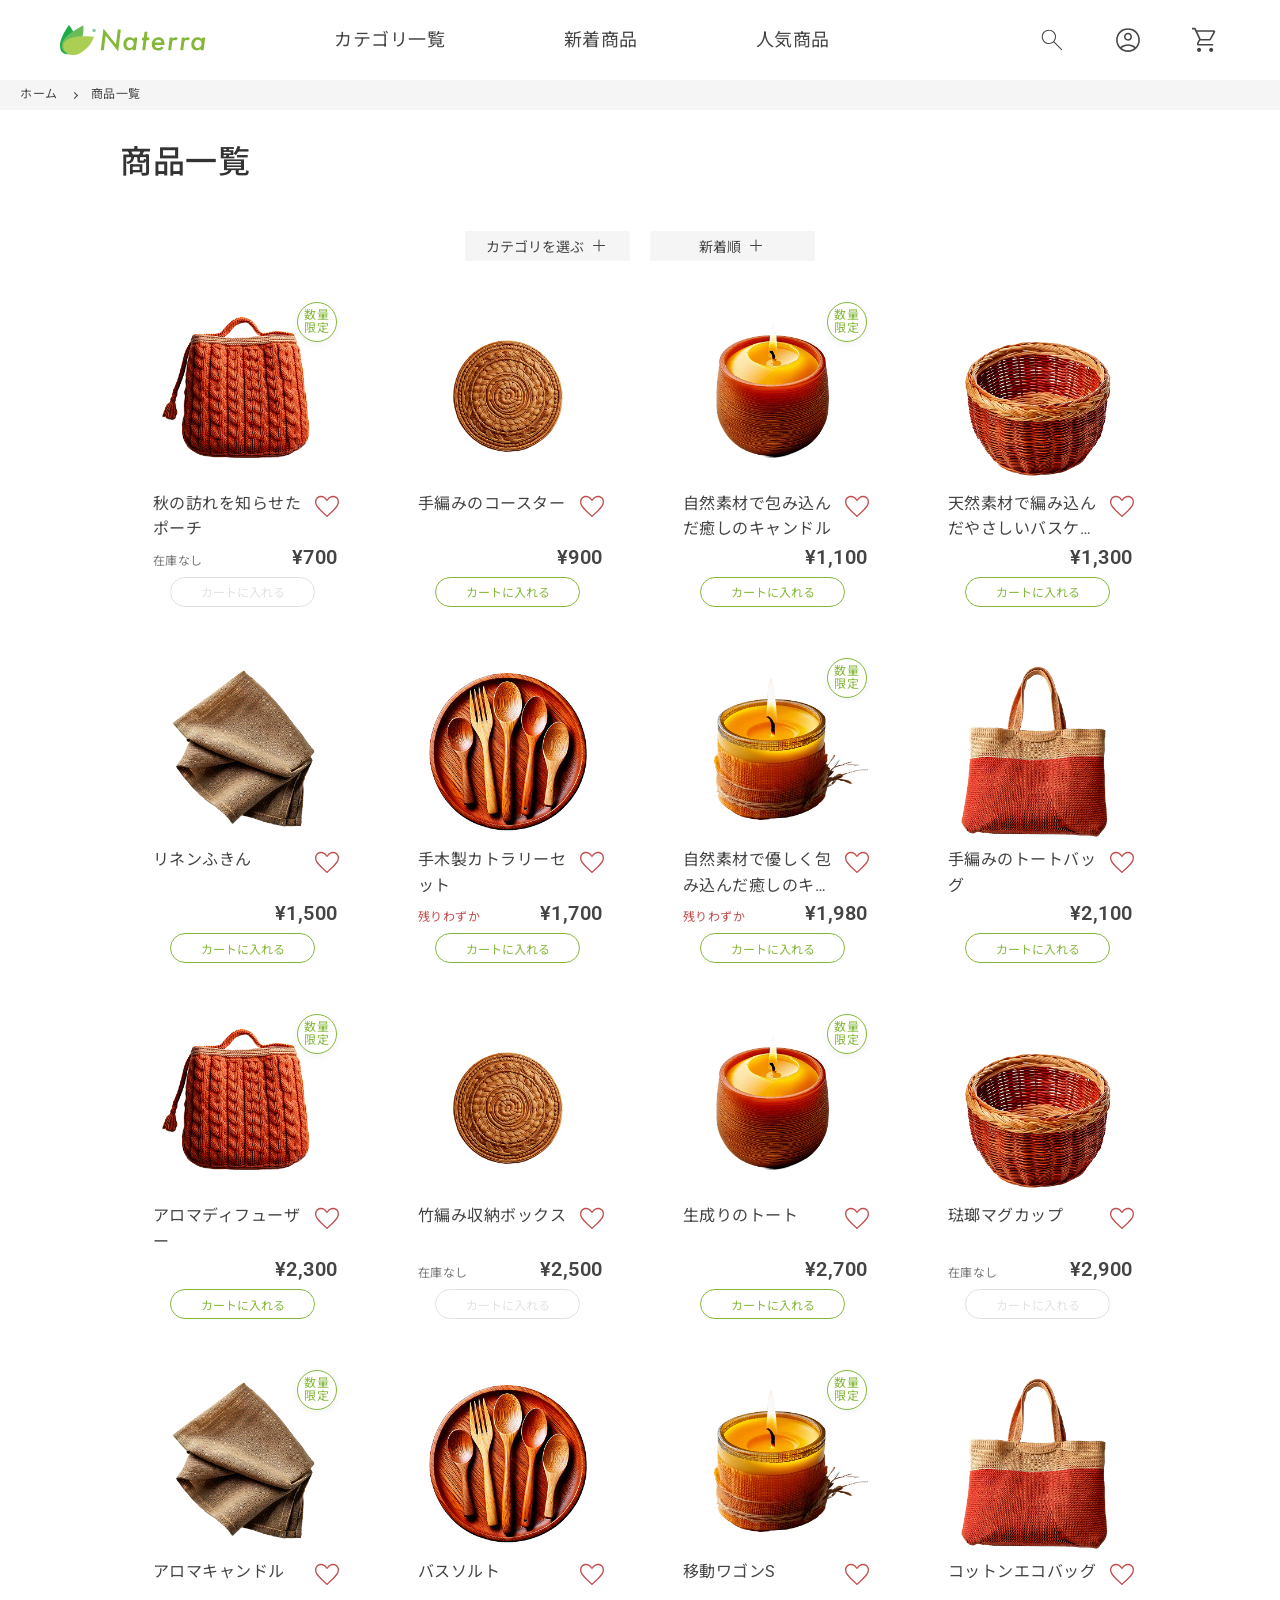
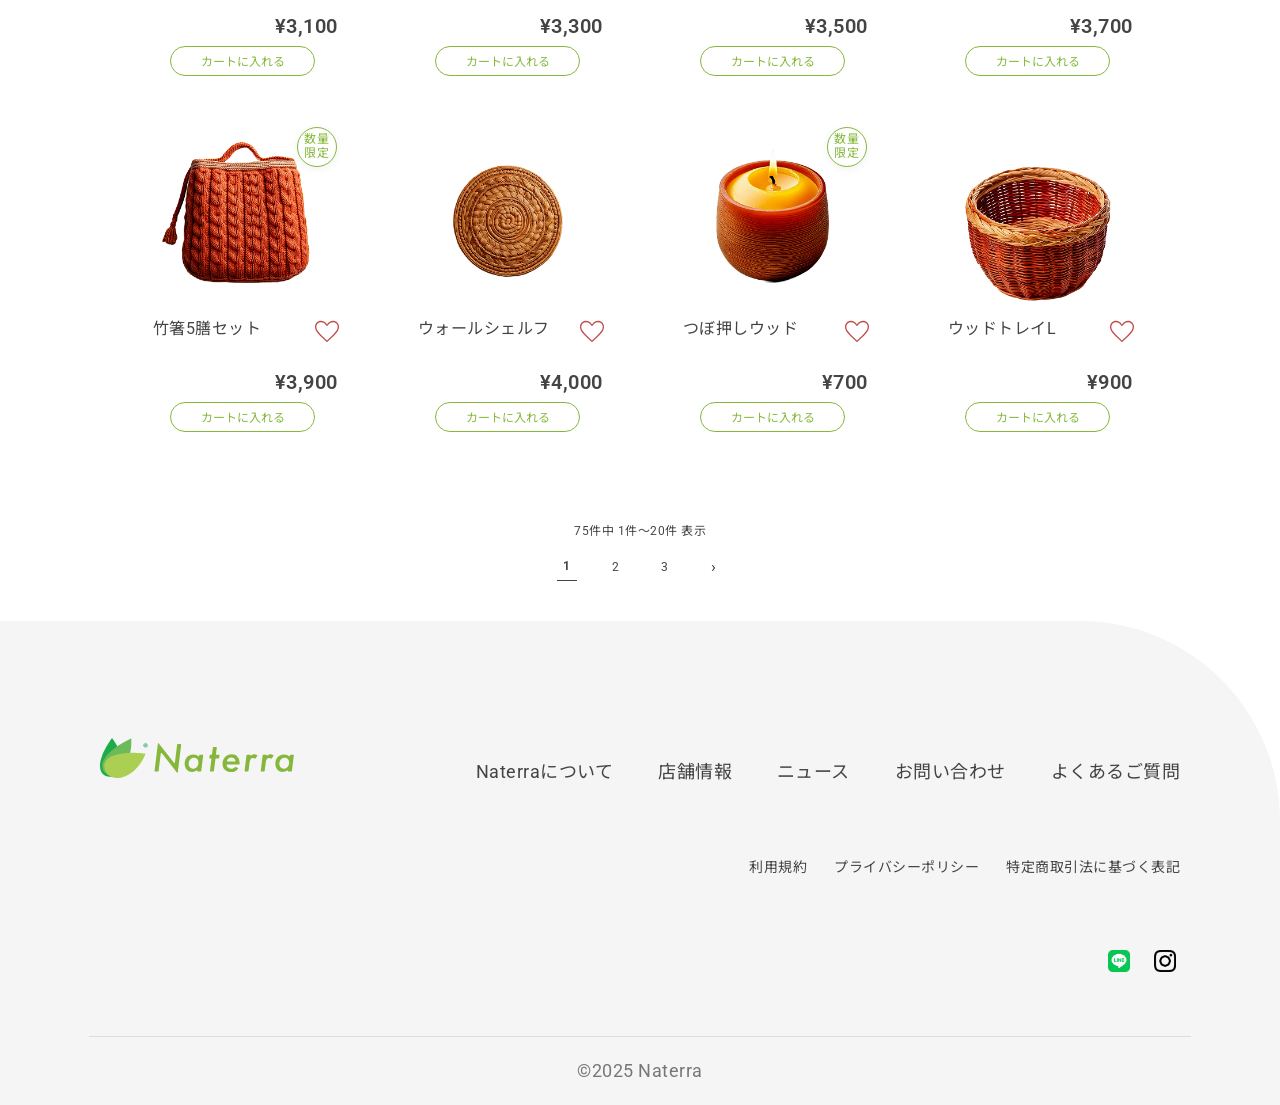
<file: products-all.html>
<!doctype html>
<html lang="ja">
  <head>
    <meta charset="UTF-8" />
    <meta name="viewport" content="width=device-width, initial-scale=1.0" />
    <meta name="description" content="商品一覧 | Naterra オンラインショップ" />
    <title>商品一覧 | Naterra</title>

    <link rel="stylesheet" href="./assets/css/style.css" />
    <link rel="preconnect" href="https://fonts.googleapis.com" />
    <link
      href="https://fonts.googleapis.com/css2?family=Noto+Sans+JP:wght@300;400;500;700&family=Noto+Serif+JP:wght@200;300&family=Roboto:wght@300;400;600&display=swap"
      rel="stylesheet"
    />
    <link
      rel="icon"
      type="image/png"
      sizes="32x32"
      href="./assets/images/favicon/favicon-32x32.png"
    />
    <link
      rel="icon"
      type="image/png"
      sizes="48x48"
      href="./assets/images/favicon/favicon-48x48.png"
    />
    <link
      rel="apple-touch-icon"
      sizes="180x180"
      href="./assets/images/favicon/favicon-180x180.png"
    />
  </head>
  <body>
    <header>
      <div class="header__nav">
        <div class="header__left">
          <div class="header__hamburger sp">
            <button
              class="btn-trigger"
              id="btn03"
              data-nav-open
              aria-label="メニューを開閉"
              aria-expanded="false"
            >
              <span></span><span></span><span></span>
            </button>
          </div>
          <div class="header__logo">
            <a href="./index.html" class="header__logoLink">
              <img src="./assets/images/logo/logo-sp.svg" alt="Naterra" />
            </a>
          </div>
          <div class="header__textink pc">
            <a href="./products-all.html" class="">カテゴリ一覧</a>
          </div>
          <div class="header__textink pc">
            <a href="./products-new.html" class="">新着商品</a>
          </div>
          <div class="header__textink pc">
            <a href="./products-popular.html" class="">人気商品</a>
          </div>
        </div>
        <div class="header__tools">
          <div class="header__serch pc">
            <a href="#" class="header__serchLink">
              <img src="./assets/images/icon/search.svg" alt="検索" />
            </a>
          </div>
          <div class="header__login">
            <a href="#" class="header__LoginLink">
              <img src="./assets/images/icon/login.svg" alt="ログイン" />
            </a>
          </div>
          <div class="header__cart">
            <a href="./cart.html" class="header__CartLink">
              <img src="./assets/images/icon/cart.svg" alt="カート" />
              <span id="cartBadge" class="cartBadge" hidden></span>
            </a>
          </div>
        </div>
      </div>
    </header>

    <div class="navOverlay" data-nav-overlay hidden></div>
    <aside
      class="navDrawer"
      role="dialog"
      aria-modal="true"
      aria-hidden="true"
      data-nav-drawer
      hidden
    >
      <div class="navDrawer__panel">
        <nav class="navDrawer__body" aria-label="メニュー">
          <div class="menuSection">
            <h3 class="menuSection__title">商品</h3>
            <ul class="menuList" role="list">
              <li>
                <a class="menuItem" href="./products-all.html"
                  ><span>商品一覧</span></a
                >
              </li>
              <li>
                <a class="menuItem" href="./products-new.html"
                  ><span>新着商品</span></a
                >
              </li>
              <li>
                <a class="menuItem" href="./products-popular.html"
                  ><span>人気商品</span></a
                >
              </li>
              <li>
                <button
                  class="menuItem menuItem--toggle"
                  aria-expanded="false"
                  data-cat-toggle
                >
                  <span>カテゴリ一覧</span>
                  <svg class="chev" viewBox="0 0 20 20" aria-hidden="true">
                    <line
                      x1="4"
                      y1="10"
                      x2="16"
                      y2="10"
                      stroke="currentColor"
                      stroke-width="1"
                      stroke-linecap="round"
                    ></line>
                    <line
                      class="v"
                      x1="10"
                      y1="4"
                      x2="10"
                      y2="16"
                      stroke="currentColor"
                      stroke-width="1"
                      stroke-linecap="round"
                    ></line>
                  </svg>
                </button>
                <ul class="submenu" hidden>
                  <li>
                    <a
                      class="submenuItem submenuItem--thumb"
                      href="./products-fabric.html"
                      ><img
                        src="./assets/images/categories/fabric/fabric-330.jpg"
                        alt=""
                      /><span>布雑貨</span></a
                    >
                  </li>
                  <li>
                    <a
                      class="submenuItem submenuItem--thumb"
                      href="./products-kitchen.html"
                      ><img
                        src="./assets/images/categories/kitchen/kitchen-330.jpg"
                        alt=""
                      /><span>キッチン</span></a
                    >
                  </li>
                  <li>
                    <a
                      class="submenuItem submenuItem--thumb"
                      href="./products-interior.html"
                      ><img
                        src="./assets/images/categories/interior/interior-330.jpg"
                        alt=""
                      /><span>インテリア</span></a
                    >
                  </li>
                  <li>
                    <a
                      class="submenuItem submenuItem--thumb"
                      href="./products-relax.html"
                      ><img
                        src="./assets/images/categories/relax/relax-330.jpg"
                        alt=""
                      /><span>バス・リラックス</span></a
                    >
                  </li>
                  <li>
                    <a
                      class="submenuItem submenuItem--thumb"
                      href="./products-storage.html"
                      ><img
                        src="./assets/images/categories/storage/storage-330.jpg"
                        alt=""
                      /><span>収納・かご</span></a
                    >
                  </li>
                </ul>
              </li>
            </ul>
          </div>
          <div class="menuSection">
            <h3 class="menuSection__title">お店</h3>
            <ul class="menuList" role="list">
              <li>
                <a class="menuItem" href="./about.html"
                  ><span>Naterraについて</span></a
                >
              </li>
              <li>
                <a class="menuItem" href="./news.html"><span>ニュース</span></a>
              </li>
              <li>
                <a class="menuItem" href="./contact.html"
                  ><span>お問い合わせ</span></a
                >
              </li>
              <li>
                <a class="menuItem" href="./faq.html"
                  ><span>よくあるご質問</span></a
                >
              </li>
            </ul>
          </div>
          <div class="menuSNS">
            <a href="#"
              ><img src="./assets/images/sns/LINE_Brand_icon.png" alt="LINE"
            /></a>
            <a href="#"
              ><img
                src="./assets/images/sns/Instagram_Glyph_Black.png"
                alt="Instagram"
            /></a>
          </div>
        </nav>
      </div>
    </aside>

    <main>
      <div class="breadcrumb">
        <ul class="breadcrumb__list">
          <li><a href="./index.html">ホーム</a></li>
          <li><span></span></li>
          <li>商品一覧</li>
        </ul>
      </div>

      <section class="productsname" aria-labelledby="cat-title">
        <div class="products__ttl">
          <h2 id="cat-title" class="section__title">商品一覧</h2>
        </div>

        <div class="filterBar" aria-label="絞り込み・並び替え">
          <button
            type="button"
            class="filterBtn filterBtn--category"
            id="btnOpenCategories"
            aria-haspopup="dialog"
            aria-controls="sheetCategories"
            aria-expanded="false"
          >
            <span class="filterBtn__label">カテゴリを選ぶ</span>
            <span class="filterBtn__plus" aria-hidden="true"></span>
          </button>
          <button
            type="button"
            class="filterBtn filterBtn--sort"
            id="btnOpenSort"
            aria-haspopup="menu"
            aria-controls="menuSort"
            aria-expanded="false"
          >
            <span class="filterBtn__label" id="currentSortLabel">新着順</span>
            <span class="filterBtn__plus" aria-hidden="true"></span>
          </button>
        </div>

        <div class="filterOverlay" id="overlaySort" hidden></div>

        <aside
          class="categorySheet sortSheet"
          id="sheetSort"
          role="dialog"
          aria-modal="true"
          aria-labelledby="sortSheetTitle"
          hidden
        >
          <div class="categorySheet__bar">
            <h3 class="categorySheet__title" id="sortSheetTitle">並び替え</h3>
            <button
              type="button"
              class="categorySheet__close"
              id="btnCloseSort"
              aria-label="閉じる"
            >
              <span></span><span></span>
            </button>
          </div>

          <nav class="categorySheet__body" aria-label="並び替え一覧">
            <ul class="categorySheet__list" role="list">
              <li>
                <button
                  type="button"
                  class="sortSheet__item"
                  data-sort="new"
                  aria-pressed="true"
                >
                  <span>新着順</span>
                </button>
              </li>
              <li>
                <button
                  type="button"
                  class="sortSheet__item"
                  data-sort="priceAsc"
                  aria-pressed="false"
                >
                  <span>価格が安い順</span>
                </button>
              </li>
              <li>
                <button
                  type="button"
                  class="sortSheet__item"
                  data-sort="priceDesc"
                  aria-pressed="false"
                >
                  <span>価格が高い順</span>
                </button>
              </li>
              <li>
                <button
                  type="button"
                  class="sortSheet__item"
                  data-sort="popular"
                  aria-pressed="false"
                >
                  <span>人気順</span>
                </button>
              </li>
            </ul>
          </nav>
        </aside>
        <div class="filterOverlay" id="overlayCategories" hidden></div>
        <aside
          class="categorySheet"
          id="sheetCategories"
          role="dialog"
          aria-modal="true"
          aria-labelledby="categorySheetTitle"
          hidden
        >
          <div class="categorySheet__bar">
            <h3 class="categorySheet__title" id="categorySheetTitle">
              カテゴリ
            </h3>
            <button
              type="button"
              class="categorySheet__close"
              id="btnCloseCategories"
              aria-label="閉じる"
            >
              <span></span><span></span>
            </button>
          </div>
          <nav class="categorySheet__body" aria-label="カテゴリ一覧">
            <ul class="categorySheet__list" role="list">
              <li>
                <a class="categorySheet__item" href="./products-all.html"
                  >商品一覧</a
                >
              </li>
              <li>
                <a class="categorySheet__item" href="./products-new.html"
                  >新着商品</a
                >
              </li>
              <li>
                <a class="categorySheet__item" href="./products-popular.html"
                  >人気商品</a
                >
              </li>
              <li>
                <a
                  class="categorySheet__item categorySheet__item--thumb"
                  href="./products-fabric.html"
                  ><img
                    src="./assets/images/categories/fabric/fabric-330.jpg"
                    alt=""
                  /><span>布雑貨</span></a
                >
              </li>
              <li>
                <a
                  class="categorySheet__item categorySheet__item--thumb"
                  href="./products-kitchen.html"
                  ><img
                    src="./assets/images/categories/kitchen/kitchen-330.jpg"
                    alt=""
                  /><span>キッチン</span></a
                >
              </li>
              <li>
                <a
                  class="categorySheet__item categorySheet__item--thumb"
                  href="./products-interior.html"
                  ><img
                    src="./assets/images/categories/interior/interior-330.jpg"
                    alt=""
                  /><span>インテリア</span></a
                >
              </li>
              <li>
                <a
                  class="categorySheet__item categorySheet__item--thumb"
                  href="./products-relax.html"
                  ><img
                    src="./assets/images/categories/relax/relax-330.jpg"
                    alt=""
                  /><span>バス・リラックス</span></a
                >
              </li>
              <li>
                <a
                  class="categorySheet__item categorySheet__item--thumb"
                  href="./products-storage.html"
                  ><img
                    src="./assets/images/categories/storage/storage-330.jpg"
                    alt=""
                  /><span>収納・かご</span></a
                >
              </li>
            </ul>
          </nav>
        </aside>

        <ul id="productGridAll" class="productGrid" role="list"></ul>
      </section>

      <template id="productCardTpl">
        <li class="productCard">
          <a
            href="./index.html"
            class="productCard__thumbWrap productCard__link"
          >
            <img class="productCard__thumb" alt="" />
            <span class="badge badge--limited" hidden>数量<br />限定</span>
          </a>
          <div class="productCard__rowA">
            <p class="productCard__name"></p>
            <button
              class="favBtn"
              type="button"
              aria-label="お気に入りに追加"
              aria-pressed="false"
              data-src-off="./assets/images/icon/favorite-off.svg"
              data-src-on="./assets/images/icon/favorite-on.svg"
            >
              <img
                class="favIcon"
                src="./assets/images/icon/favorite-off.svg"
                alt=""
                aria-hidden="true"
                width="32"
                height="32"
              />
            </button>
          </div>
          <div class="productCard__rowB">
            <p class="productCard__stock"></p>
            <p class="productCard__price"></p>
          </div>
          <div class="productCard__cta">
            <button type="button" class="btnCart" data-product-id="">
              カートに入れる
            </button>
          </div>
        </li>
      </template>

      <div class="products__pager">
        <p class="products__count" id="productsCount">0件中 0件〜0件 表示</p>
        <div class="pagination" aria-label="ページ送り">
          <ul id="paginationList"></ul>
        </div>
      </div>
    </main>

    <div class="cartOverlay" id="cartOverlay" hidden></div>
    <aside
      class="cartSheet"
      id="cartSheet"
      role="dialog"
      aria-modal="true"
      aria-labelledby="cartSheetTitle"
      hidden
    >
      <div class="cartSheet__bar">
        <button
          type="button"
          class="cartSheet__close"
          id="cartCloseBtn"
          aria-label="閉じる"
        >
          <span></span><span></span>
        </button>
        <h3 id="cartSheetTitle">カートに入れる</h3>
      </div>
      <div class="cartSheet__body">
        <h4 id="cartProductName" class="cartSheet__name"></h4>
        <div class="cartSheet__imgWrap">
          <img id="cartProductImg" alt="" />
        </div>
        <div class="cartQty">
          <button
            type="button"
            class="cartQty__btn"
            id="qtyMinus"
            aria-label="数量を1減らす"
          >
            <img
              class="reductionIcon"
              src="./assets/images/icon/reduction.svg"
              alt=""
              aria-hidden="true"
            />
          </button>
          <output id="qtyValue" class="cartQty__value" aria-live="polite"
            >1</output
          >
          <button
            type="button"
            class="cartQty__btn"
            id="qtyPlus"
            aria-label="数量を1増やす"
          >
            <img
              class="reductionIcon"
              src="./assets/images/icon/add.svg"
              alt=""
              aria-hidden="true"
            />
          </button>
        </div>
        <div class="cartPrimaryBtn__Container">
          <button type="button" class="cartAddBtn" id="addToCartBtn">
            カートに入れる
          </button>
        </div>
      </div>
    </aside>
    <aside
      class="cartConfirm"
      id="cartConfirm"
      role="dialog"
      aria-modal="true"
      aria-labelledby="cartConfirmTitle"
      hidden
    >
      <div class="cartSheet__bar">
        <button
          type="button"
          class="cartSheet__close"
          id="confirmCloseBtn"
          aria-label="閉じる"
        >
          <span></span><span></span>
        </button>
        <h3 id="cartConfirmTitle">カートに追加しました</h3>
      </div>
      <div class="cartConfirm__body">
        <p class="cartConfirm__row">
          カートの合計 <strong id="cartTotalCount">0</strong> 点
        </p>
        <p class="cartConfirm__row">
          税込 <strong id="cartTotalPrice">¥0</strong>
        </p>
      </div>
      <div class="cartPrimaryBtn__Container">
        <a href="./cart.html" class="cartPrimaryBtn cartPrimaryBtn--full"
          >カートを確認する</a
        >
      </div>
    </aside>

    <footer class="footer sp">
      <div class="footer__prev">
        <div class="footer__inner">
          <div class="footer__logo">
            <img src="./assets/images/logo/logo-sp.svg" alt="Naterra" />
          </div>
          <nav class="footer__nav">
            <ul class="navleft">
              <li><a href="./about.html">Naterraについて</a></li>
              <li><a href="./about.html">店舗情報</a></li>
              <li><a href="./news.html">ニュース</a></li>
              <li><a href="./contact.html">お問い合わせ</a></li>
              <li><a href="./faq.html">よくあるご質問</a></li>
            </ul>
            <ul class="navright">
              <li><a href="./index.html">利用規約</a></li>
              <li><a href="./index.html">特定商取引法に基づく表記</a></li>
              <li><a href="./index.html">プライバシーポリシー</a></li>
            </ul>
          </nav>
          <div class="footer__sns">
            <a href="#"
              ><img src="./assets/images/sns/LINE_Brand_icon.png" alt="LINE"
            /></a>
            <a href="#"
              ><img
                src="./assets/images/sns/Instagram_Glyph_Black.png"
                alt="Instagram"
            /></a>
          </div>
          <div class="copy__container">
            <p class="footer__copy">&copy;2025 Naterra</p>
          </div>
        </div>
      </div>
    </footer>

    <footer class="siteFooter pc">
      <div class="siteFooter__inner">
        <div class="siteFooter__top">
          <a class="footerLogo" href="/"
            ><img src="./assets/images/logo/logo-sp.svg" alt="Naterra"
          /></a>
          <nav class="footerNav" aria-label="フッターナビ">
            <ul class="footerNav__list">
              <li><a href="./about.html">Naterraについて</a></li>
              <li><a href="./shops.html">店舗情報</a></li>
              <li><a href="./news.html">ニュース</a></li>
              <li><a href="./contact.html">お問い合わせ</a></li>
              <li><a href="./faq.html">よくあるご質問</a></li>
            </ul>
          </nav>
        </div>
        <ul class="footerLegal">
          <li><a href="./terms.html">利用規約</a></li>
          <li><a href="./privacy.html">プライバシーポリシー</a></li>
          <li><a href="./tokusho.html">特定商取引法に基づく表記</a></li>
        </ul>
        <div class="footerSNS" aria-label="SNS">
          <a class="snsLink" href="#"
            ><img src="./assets/images/sns/LINE_Brand_icon.png" alt="LINE"
          /></a>
          <a class="snsLink" href="#"
            ><img
              src="./assets/images/sns/Instagram_Glyph_Black.png"
              alt="Instagram"
          /></a>
        </div>
        <div class="siteFooter__bottom">
          <p class="footerCopy">©2025 Naterra</p>
        </div>
      </div>
    </footer>

    <script src="./assets/js/utils.js" defer></script>
    <script src="./assets/js/main.js" defer></script>
    <script src="./assets/js/filter-sort-ui.js" defer></script>
    <script src="./assets/js/products-list.js" defer></script>
    <script src="./assets/js/cart-modal.js" defer></script>
  </body>
</html>
</file>
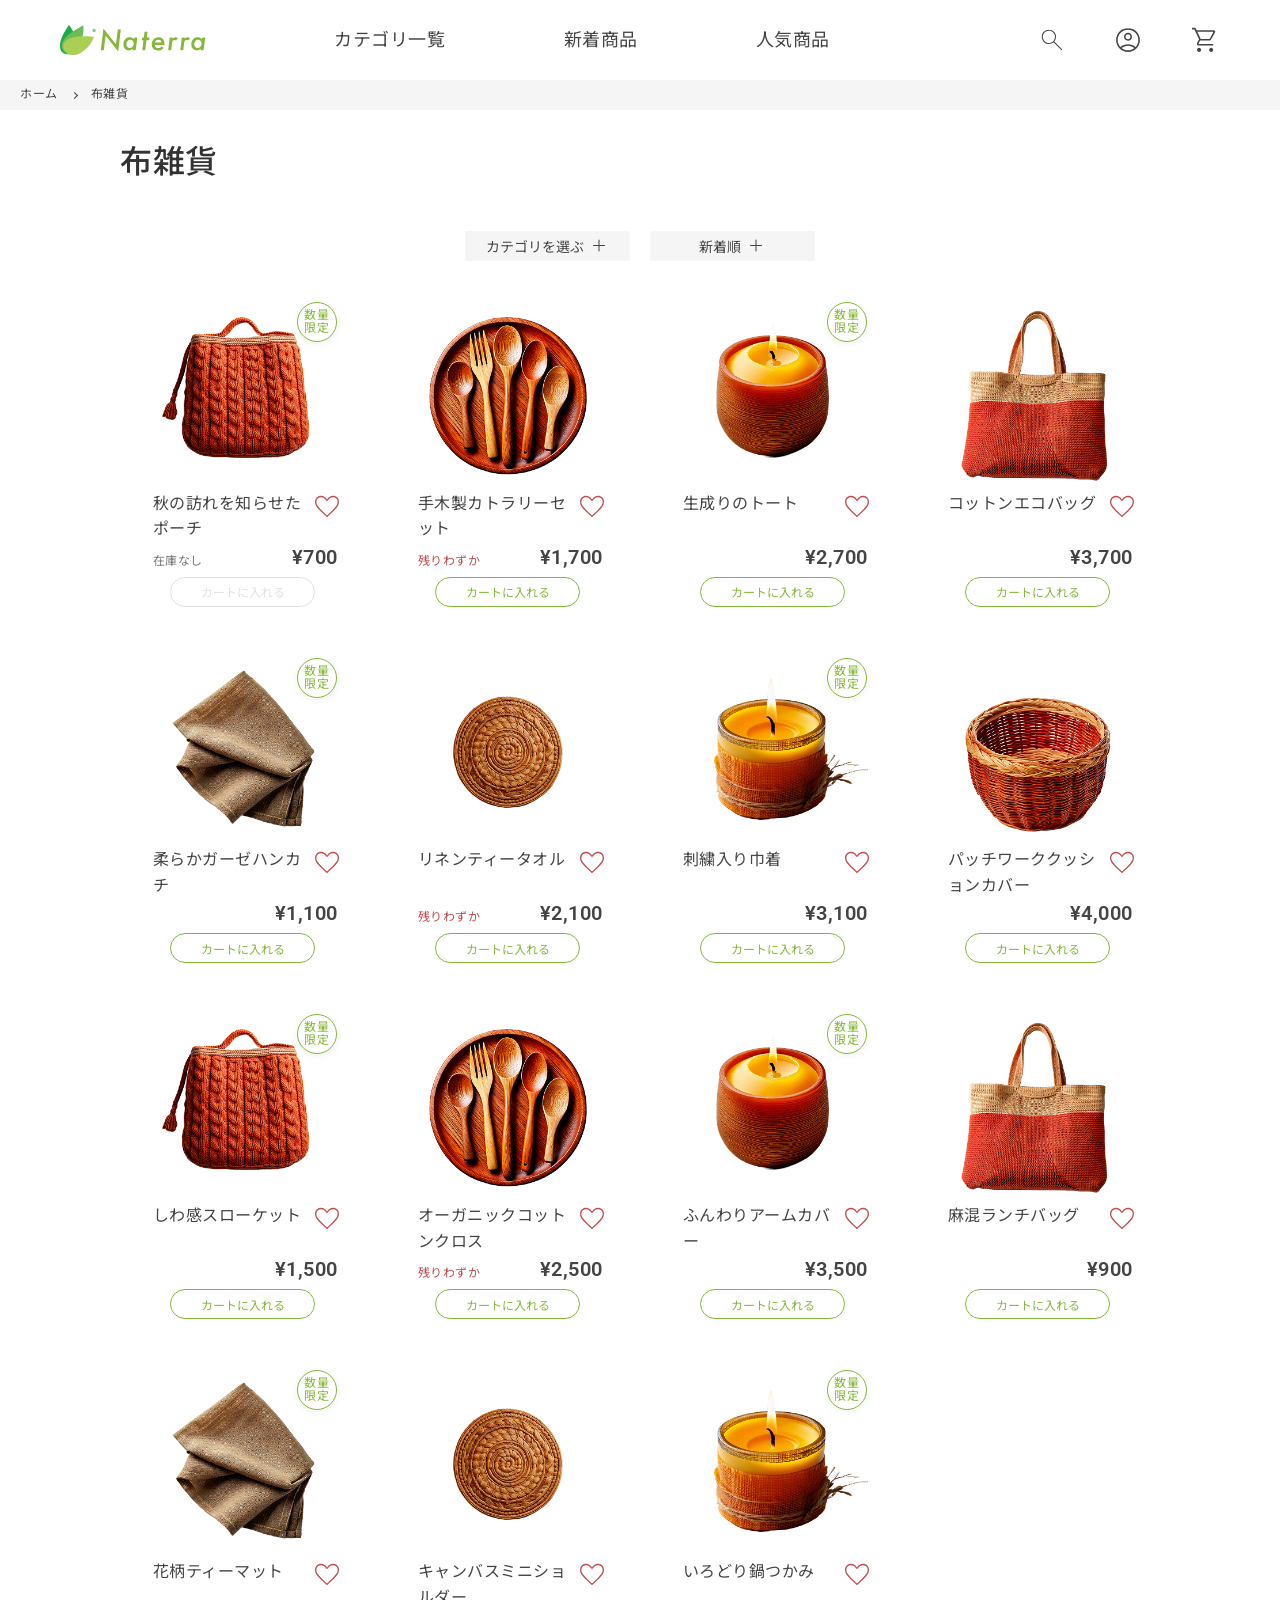
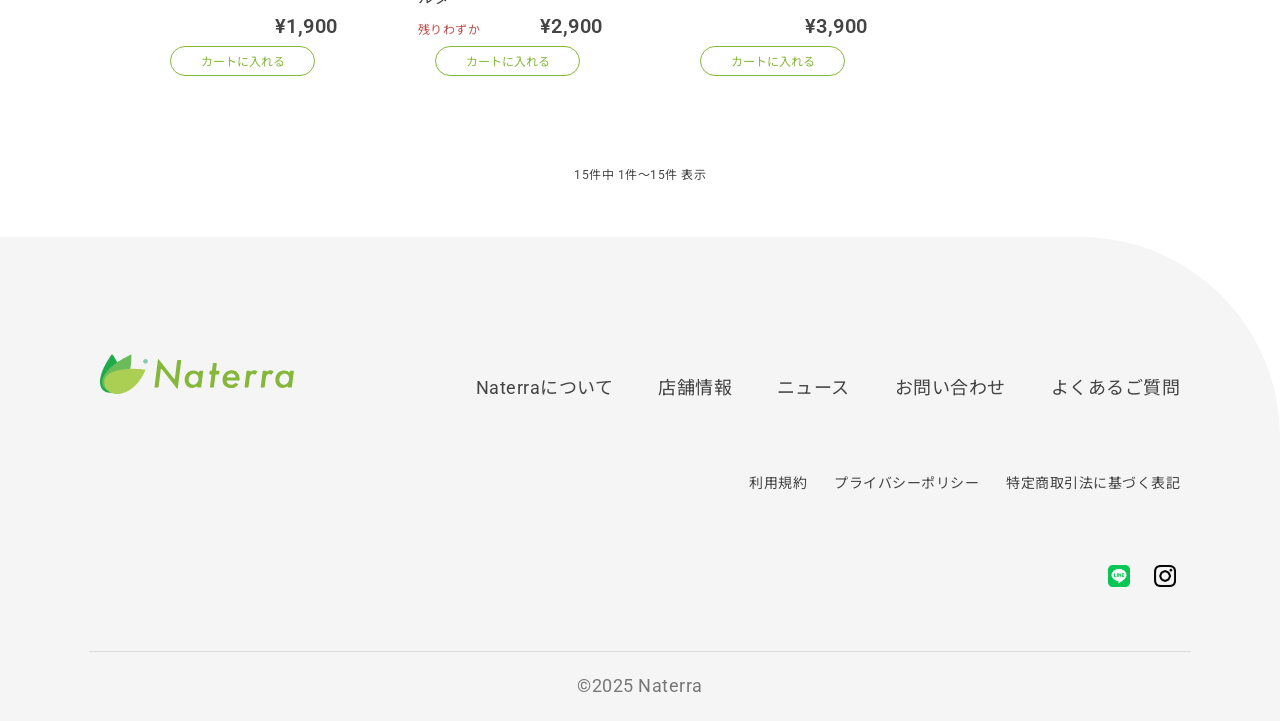
<file: products-fabric.html>
<!doctype html>
<html lang="ja">
  <head>
    <meta charset="UTF-8" />
    <meta name="viewport" content="width=device-width, initial-scale=1.0" />
    <meta name="description" content="布雑貨 | Naterra オンラインショップ" />
    <title>布雑貨 | Naterra</title>

    <link rel="stylesheet" href="./assets/css/style.css" />
    <link rel="preconnect" href="https://fonts.googleapis.com" />
    <link
      href="https://fonts.googleapis.com/css2?family=Noto+Sans+JP:wght@300;400;500;700&family=Noto+Serif+JP:wght@200;300&family=Roboto:wght@300;400;600&display=swap"
      rel="stylesheet"
    />
    <link
      rel="icon"
      type="image/png"
      sizes="32x32"
      href="./assets/images/favicon/favicon-32x32.png"
    />
    <link
      rel="icon"
      type="image/png"
      sizes="48x48"
      href="./assets/images/favicon/favicon-48x48.png"
    />
    <link
      rel="apple-touch-icon"
      sizes="180x180"
      href="./assets/images/favicon/favicon-180x180.png"
    />
  </head>
  <body>
    <header>
      <div class="header__nav">
        <div class="header__left">
          <div class="header__hamburger sp">
            <button
              class="btn-trigger"
              id="btn03"
              data-nav-open
              aria-label="メニューを開閉"
              aria-expanded="false"
            >
              <span></span><span></span><span></span>
            </button>
          </div>
          <div class="header__logo">
            <a href="./index.html" class="header__logoLink">
              <img src="./assets/images/logo/logo-sp.svg" alt="Naterra" />
            </a>
          </div>
          <div class="header__textink pc">
            <a href="./products-all.html" class="">カテゴリ一覧</a>
          </div>
          <div class="header__textink pc">
            <a href="./products-new.html" class="">新着商品</a>
          </div>
          <div class="header__textink pc">
            <a href="./products-popular.html" class="">人気商品</a>
          </div>
        </div>
        <div class="header__tools">
          <div class="header__serch pc">
            <a href="#" class="header__serchLink">
              <img src="./assets/images/icon/search.svg" alt="検索" />
            </a>
          </div>
          <div class="header__login">
            <a href="#" class="header__LoginLink">
              <img src="./assets/images/icon/login.svg" alt="ログイン" />
            </a>
          </div>
          <div class="header__cart">
            <a href="./cart.html" class="header__CartLink">
              <img src="./assets/images/icon/cart.svg" alt="カート" />
              <span id="cartBadge" class="cartBadge" hidden></span>
            </a>
          </div>
        </div>
      </div>
    </header>

    <div class="navOverlay" data-nav-overlay hidden></div>
    <aside
      class="navDrawer"
      role="dialog"
      aria-modal="true"
      aria-hidden="true"
      data-nav-drawer
      hidden
    >
      <div class="navDrawer__panel">
        <nav class="navDrawer__body" aria-label="メニュー">
          <div class="menuSection">
            <h3 class="menuSection__title">商品</h3>
            <ul class="menuList" role="list">
              <li>
                <a class="menuItem" href="./products-all.html"
                  ><span>商品一覧</span></a
                >
              </li>
              <li>
                <a class="menuItem" href="./products-new.html"
                  ><span>新着商品</span></a
                >
              </li>
              <li>
                <a class="menuItem" href="./products-popular.html"
                  ><span>人気商品</span></a
                >
              </li>
              <li>
                <button
                  class="menuItem menuItem--toggle"
                  aria-expanded="false"
                  data-cat-toggle
                >
                  <span>カテゴリ一覧</span>
                  <svg class="chev" viewBox="0 0 20 20" aria-hidden="true">
                    <line
                      x1="4"
                      y1="10"
                      x2="16"
                      y2="10"
                      stroke="currentColor"
                      stroke-width="1"
                      stroke-linecap="round"
                    ></line>
                    <line
                      class="v"
                      x1="10"
                      y1="4"
                      x2="10"
                      y2="16"
                      stroke="currentColor"
                      stroke-width="1"
                      stroke-linecap="round"
                    ></line>
                  </svg>
                </button>
                <ul class="submenu" hidden>
                  <li>
                    <a
                      class="submenuItem submenuItem--thumb"
                      href="./products-fabric.html"
                      ><img
                        src="./assets/images/categories/fabric/fabric-330.jpg"
                        alt=""
                      /><span>布雑貨</span></a
                    >
                  </li>
                  <li>
                    <a
                      class="submenuItem submenuItem--thumb"
                      href="./products-kitchen.html"
                      ><img
                        src="./assets/images/categories/kitchen/kitchen-330.jpg"
                        alt=""
                      /><span>キッチン</span></a
                    >
                  </li>
                  <li>
                    <a
                      class="submenuItem submenuItem--thumb"
                      href="./products-interior.html"
                      ><img
                        src="./assets/images/categories/interior/interior-330.jpg"
                        alt=""
                      /><span>インテリア</span></a
                    >
                  </li>
                  <li>
                    <a
                      class="submenuItem submenuItem--thumb"
                      href="./products-relax.html"
                      ><img
                        src="./assets/images/categories/relax/relax-330.jpg"
                        alt=""
                      /><span>バス・リラックス</span></a
                    >
                  </li>
                  <li>
                    <a
                      class="submenuItem submenuItem--thumb"
                      href="./products-storage.html"
                      ><img
                        src="./assets/images/categories/storage/storage-330.jpg"
                        alt=""
                      /><span>収納・かご</span></a
                    >
                  </li>
                </ul>
              </li>
            </ul>
          </div>
          <div class="menuSection">
            <h3 class="menuSection__title">お店</h3>
            <ul class="menuList" role="list">
              <li>
                <a class="menuItem" href="./about.html"
                  ><span>Naterraについて</span></a
                >
              </li>
              <li>
                <a class="menuItem" href="./news.html"><span>ニュース</span></a>
              </li>
              <li>
                <a class="menuItem" href="./contact.html"
                  ><span>お問い合わせ</span></a
                >
              </li>
              <li>
                <a class="menuItem" href="./faq.html"
                  ><span>よくあるご質問</span></a
                >
              </li>
            </ul>
          </div>
          <div class="menuSNS">
            <a href="#"
              ><img src="./assets/images/sns/LINE_Brand_icon.png" alt="LINE"
            /></a>
            <a href="#"
              ><img
                src="./assets/images/sns/Instagram_Glyph_Black.png"
                alt="Instagram"
            /></a>
          </div>
        </nav>
      </div>
    </aside>

    <main>
      <div class="breadcrumb">
        <ul class="breadcrumb__list">
          <li><a href="./index.html">ホーム</a></li>
          <li><span></span></li>
          <li>布雑貨</li>
        </ul>
      </div>

      <section class="productsname" aria-labelledby="cat-title">
        <div class="products__ttl">
          <h2 id="cat-title" class="section__title">布雑貨</h2>
        </div>

        <div class="filterBar" aria-label="絞り込み・並び替え">
          <button
            type="button"
            class="filterBtn filterBtn--category"
            id="btnOpenCategories"
            aria-haspopup="dialog"
            aria-controls="sheetCategories"
            aria-expanded="false"
          >
            <span class="filterBtn__label">カテゴリを選ぶ</span>
            <span class="filterBtn__plus" aria-hidden="true"></span>
          </button>
          <button
            type="button"
            class="filterBtn filterBtn--sort"
            id="btnOpenSort"
            aria-haspopup="menu"
            aria-controls="menuSort"
            aria-expanded="false"
          >
            <span class="filterBtn__label" id="currentSortLabel">新着順</span>
            <span class="filterBtn__plus" aria-hidden="true"></span>
          </button>
        </div>

        <div class="filterOverlay" id="overlaySort" hidden></div>

        <aside
          class="categorySheet sortSheet"
          id="sheetSort"
          role="dialog"
          aria-modal="true"
          aria-labelledby="sortSheetTitle"
          hidden
        >
          <div class="categorySheet__bar">
            <h3 class="categorySheet__title" id="sortSheetTitle">並び替え</h3>
            <button
              type="button"
              class="categorySheet__close"
              id="btnCloseSort"
              aria-label="閉じる"
            >
              <span></span><span></span>
            </button>
          </div>

          <nav class="categorySheet__body" aria-label="並び替え一覧">
            <ul class="categorySheet__list" role="list">
              <li>
                <button
                  type="button"
                  class="sortSheet__item"
                  data-sort="new"
                  aria-pressed="true"
                >
                  <span>新着順</span>
                </button>
              </li>
              <li>
                <button
                  type="button"
                  class="sortSheet__item"
                  data-sort="priceAsc"
                  aria-pressed="false"
                >
                  <span>価格が安い順</span>
                </button>
              </li>
              <li>
                <button
                  type="button"
                  class="sortSheet__item"
                  data-sort="priceDesc"
                  aria-pressed="false"
                >
                  <span>価格が高い順</span>
                </button>
              </li>
              <li>
                <button
                  type="button"
                  class="sortSheet__item"
                  data-sort="popular"
                  aria-pressed="false"
                >
                  <span>人気順</span>
                </button>
              </li>
            </ul>
          </nav>
        </aside>

        <div class="filterOverlay" id="overlayCategories" hidden></div>
        <aside
          class="categorySheet"
          id="sheetCategories"
          role="dialog"
          aria-modal="true"
          aria-labelledby="categorySheetTitle"
          hidden
        >
          <div class="categorySheet__bar">
            <h3 class="categorySheet__title" id="categorySheetTitle">
              カテゴリ
            </h3>
            <button
              type="button"
              class="categorySheet__close"
              id="btnCloseCategories"
              aria-label="閉じる"
            >
              <span></span><span></span>
            </button>
          </div>
          <nav class="categorySheet__body" aria-label="カテゴリ一覧">
            <ul class="categorySheet__list" role="list">
              <li>
                <a class="categorySheet__item" href="./products-all.html"
                  >商品一覧</a
                >
              </li>
              <li>
                <a class="categorySheet__item" href="./products-new.html"
                  >新着商品</a
                >
              </li>
              <li>
                <a class="categorySheet__item" href="./products-popular.html"
                  >人気商品</a
                >
              </li>
              <li>
                <a
                  class="categorySheet__item categorySheet__item--thumb"
                  href="./products-fabric.html"
                  ><img
                    src="./assets/images/categories/fabric/fabric-330.jpg"
                    alt=""
                  /><span>布雑貨</span></a
                >
              </li>
              <li>
                <a
                  class="categorySheet__item categorySheet__item--thumb"
                  href="./products-kitchen.html"
                  ><img
                    src="./assets/images/categories/kitchen/kitchen-330.jpg"
                    alt=""
                  /><span>キッチン</span></a
                >
              </li>
              <li>
                <a
                  class="categorySheet__item categorySheet__item--thumb"
                  href="./products-interior.html"
                  ><img
                    src="./assets/images/categories/interior/interior-330.jpg"
                    alt=""
                  /><span>インテリア</span></a
                >
              </li>
              <li>
                <a
                  class="categorySheet__item categorySheet__item--thumb"
                  href="./products-relax.html"
                  ><img
                    src="./assets/images/categories/relax/relax-330.jpg"
                    alt=""
                  /><span>バス・リラックス</span></a
                >
              </li>
              <li>
                <a
                  class="categorySheet__item categorySheet__item--thumb"
                  href="./products-storage.html"
                  ><img
                    src="./assets/images/categories/storage/storage-330.jpg"
                    alt=""
                  /><span>収納・かご</span></a
                >
              </li>
            </ul>
          </nav>
        </aside>

        <ul
          id="productGridAll"
          class="productGrid"
          role="list"
          data-cat="fabric"
        ></ul>
      </section>

      <template id="productCardTpl">
        <li class="productCard">
          <a
            href="./index.html"
            class="productCard__thumbWrap productCard__link"
          >
            <img class="productCard__thumb" alt="" />
            <span class="badge badge--limited" hidden>数量<br />限定</span>
          </a>
          <div class="productCard__rowA">
            <p class="productCard__name"></p>
            <button
              class="favBtn"
              type="button"
              aria-label="お気に入りに追加"
              aria-pressed="false"
              data-src-off="./assets/images/icon/favorite-off.svg"
              data-src-on="./assets/images/icon/favorite-on.svg"
            >
              <img
                class="favIcon"
                src="./assets/images/icon/favorite-off.svg"
                alt=""
                aria-hidden="true"
                width="32"
                height="32"
              />
            </button>
          </div>
          <div class="productCard__rowB">
            <p class="productCard__stock"></p>
            <p class="productCard__price"></p>
          </div>
          <div class="productCard__cta">
            <button type="button" class="btnCart" data-product-id="">
              カートに入れる
            </button>
          </div>
        </li>
      </template>

      <div class="products__pager">
        <p class="products__count" id="productsCount">0件中 0件〜0件 表示</p>
        <div class="pagination" aria-label="ページ送り">
          <ul id="paginationList"></ul>
        </div>
      </div>
    </main>

    <div class="cartOverlay" id="cartOverlay" hidden></div>
    <aside
      class="cartSheet"
      id="cartSheet"
      role="dialog"
      aria-modal="true"
      aria-labelledby="cartSheetTitle"
      hidden
    >
      <div class="cartSheet__bar">
        <button
          type="button"
          class="cartSheet__close"
          id="cartCloseBtn"
          aria-label="閉じる"
        >
          <span></span><span></span>
        </button>
        <h3 id="cartSheetTitle">カートに入れる</h3>
      </div>
      <div class="cartSheet__body">
        <h4 id="cartProductName" class="cartSheet__name"></h4>
        <div class="cartSheet__imgWrap">
          <img id="cartProductImg" alt="" />
        </div>
        <div class="cartQty">
          <button
            type="button"
            class="cartQty__btn"
            id="qtyMinus"
            aria-label="数量を1減らす"
          >
            <img
              class="reductionIcon"
              src="./assets/images/icon/reduction.svg"
              alt=""
              aria-hidden="true"
            />
          </button>
          <output id="qtyValue" class="cartQty__value" aria-live="polite"
            >1</output
          >
          <button
            type="button"
            class="cartQty__btn"
            id="qtyPlus"
            aria-label="数量を1増やす"
          >
            <img
              class="reductionIcon"
              src="./assets/images/icon/add.svg"
              alt=""
              aria-hidden="true"
            />
          </button>
        </div>
        <div class="cartPrimaryBtn__Container">
          <button type="button" class="cartAddBtn" id="addToCartBtn">
            カートに入れる
          </button>
        </div>
      </div>
    </aside>
    <aside
      class="cartConfirm"
      id="cartConfirm"
      role="dialog"
      aria-modal="true"
      aria-labelledby="cartConfirmTitle"
      hidden
    >
      <div class="cartSheet__bar">
        <button
          type="button"
          class="cartSheet__close"
          id="confirmCloseBtn"
          aria-label="閉じる"
        >
          <span></span><span></span>
        </button>
        <h3 id="cartConfirmTitle">カートに追加しました</h3>
      </div>
      <div class="cartConfirm__body">
        <p class="cartConfirm__row">
          カートの合計 <strong id="cartTotalCount">0</strong> 点
        </p>
        <p class="cartConfirm__row">
          税込 <strong id="cartTotalPrice">¥0</strong>
        </p>
      </div>
      <div class="cartPrimaryBtn__Container">
        <a href="./cart.html" class="cartPrimaryBtn cartPrimaryBtn--full"
          >カートを確認する</a
        >
      </div>
    </aside>

    <footer class="footer sp">
      <div class="footer__prev">
        <div class="footer__inner">
          <div class="footer__logo">
            <img src="./assets/images/logo/logo-sp.svg" alt="Naterra" />
          </div>
          <nav class="footer__nav">
            <ul class="navleft">
              <li><a href="./about.html">Naterraについて</a></li>
              <li><a href="./about.html">店舗情報</a></li>
              <li><a href="./news.html">ニュース</a></li>
              <li><a href="./contact.html">お問い合わせ</a></li>
              <li><a href="./faq.html">よくあるご質問</a></li>
            </ul>
            <ul class="navright">
              <li><a href="./index.html">利用規約</a></li>
              <li><a href="./index.html">特定商取引法に基づく表記</a></li>
              <li><a href="./index.html">プライバシーポリシー</a></li>
            </ul>
          </nav>
          <div class="footer__sns">
            <a href="#"
              ><img src="./assets/images/sns/LINE_Brand_icon.png" alt="LINE"
            /></a>
            <a href="#"
              ><img
                src="./assets/images/sns/Instagram_Glyph_Black.png"
                alt="Instagram"
            /></a>
          </div>
          <div class="copy__container">
            <p class="footer__copy">&copy;2025 Naterra</p>
          </div>
        </div>
      </div>
    </footer>

    <footer class="siteFooter pc">
      <div class="siteFooter__inner">
        <div class="siteFooter__top">
          <a class="footerLogo" href="/"
            ><img src="./assets/images/logo/logo-sp.svg" alt="Naterra"
          /></a>
          <nav class="footerNav" aria-label="フッターナビ">
            <ul class="footerNav__list">
              <li><a href="./about.html">Naterraについて</a></li>
              <li><a href="./shops.html">店舗情報</a></li>
              <li><a href="./news.html">ニュース</a></li>
              <li><a href="./contact.html">お問い合わせ</a></li>
              <li><a href="./faq.html">よくあるご質問</a></li>
            </ul>
          </nav>
        </div>
        <ul class="footerLegal">
          <li><a href="./terms.html">利用規約</a></li>
          <li><a href="./privacy.html">プライバシーポリシー</a></li>
          <li><a href="./tokusho.html">特定商取引法に基づく表記</a></li>
        </ul>
        <div class="footerSNS" aria-label="SNS">
          <a class="snsLink" href="#"
            ><img src="./assets/images/sns/LINE_Brand_icon.png" alt="LINE"
          /></a>
          <a class="snsLink" href="#"
            ><img
              src="./assets/images/sns/Instagram_Glyph_Black.png"
              alt="Instagram"
          /></a>
        </div>
        <div class="siteFooter__bottom">
          <p class="footerCopy">©2025 Naterra</p>
        </div>
      </div>
    </footer>

    <script src="./assets/js/utils.js" defer></script>
    <script src="./assets/js/main.js" defer></script>
    <script src="./assets/js/filter-sort-ui.js" defer></script>
    <script src="./assets/js/products-list.js" defer></script>
    <script src="./assets/js/cart-modal.js" defer></script>
  </body>
</html>
</file>
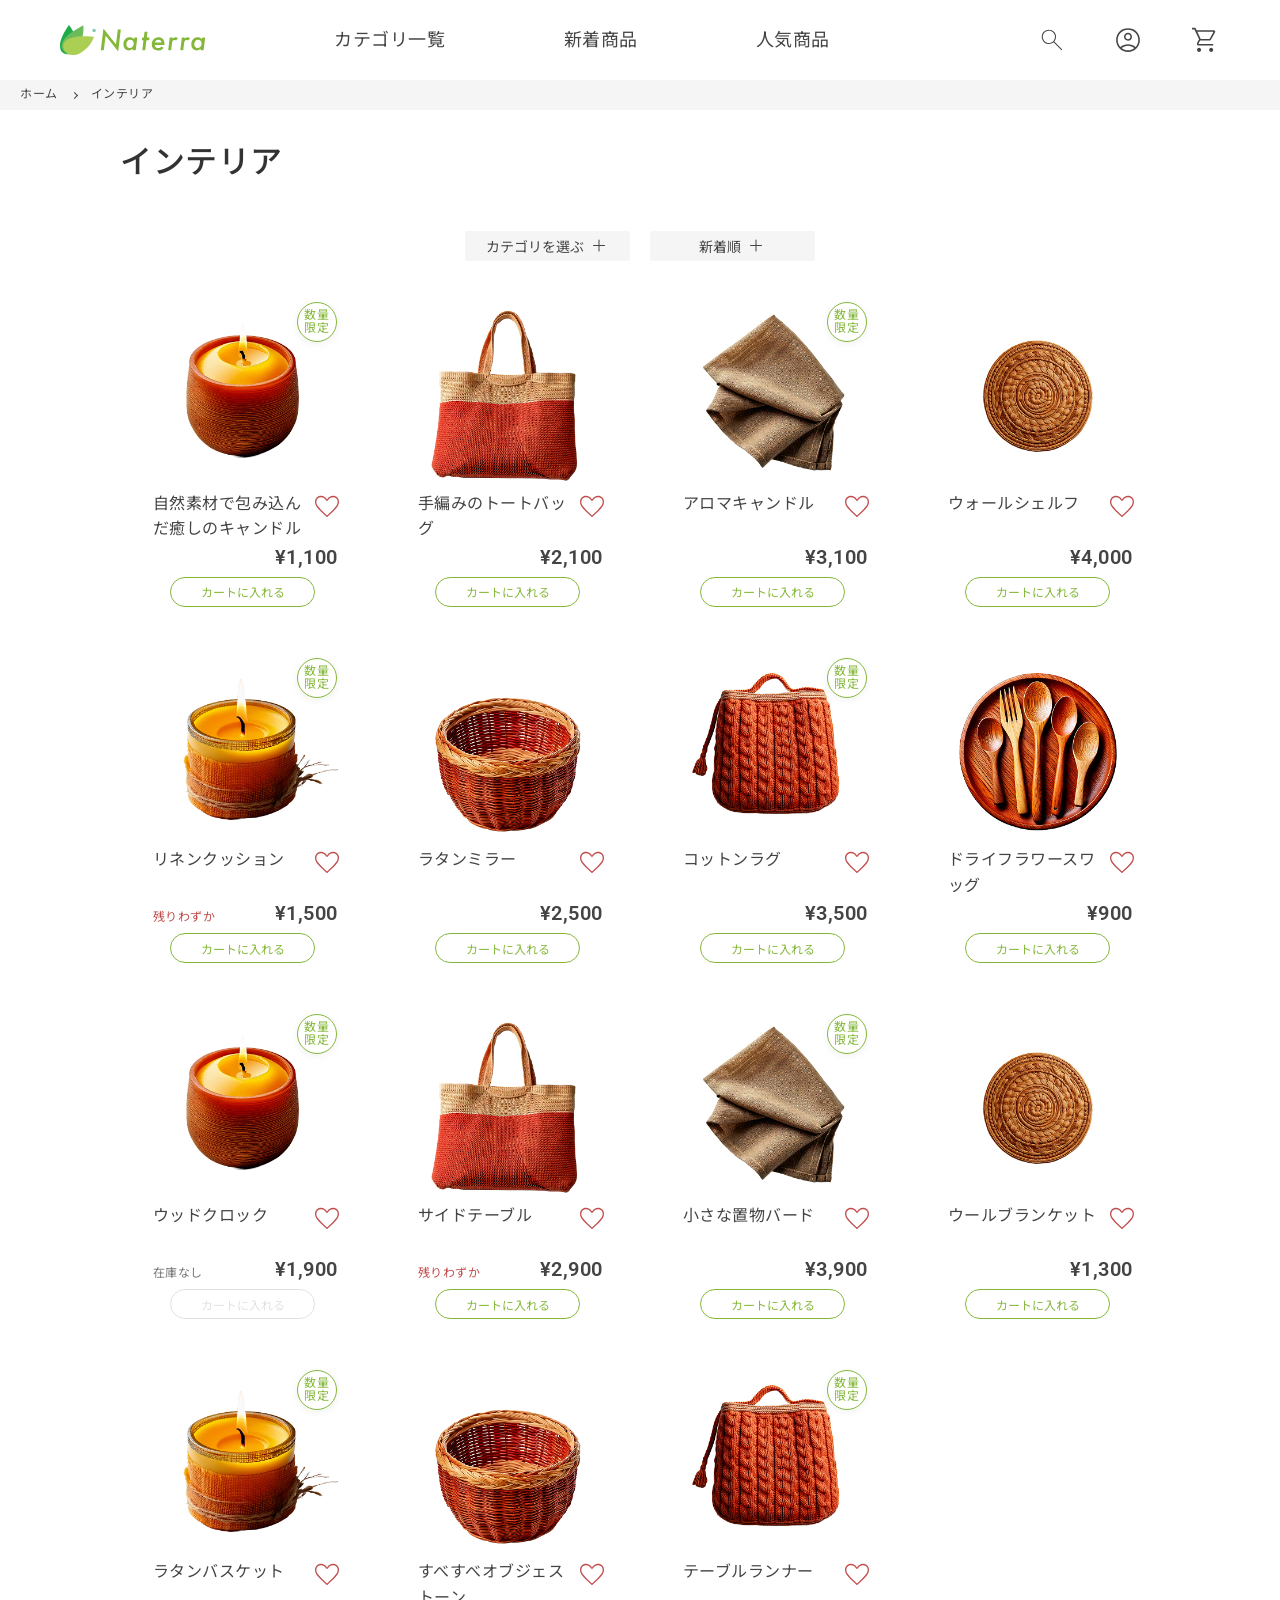
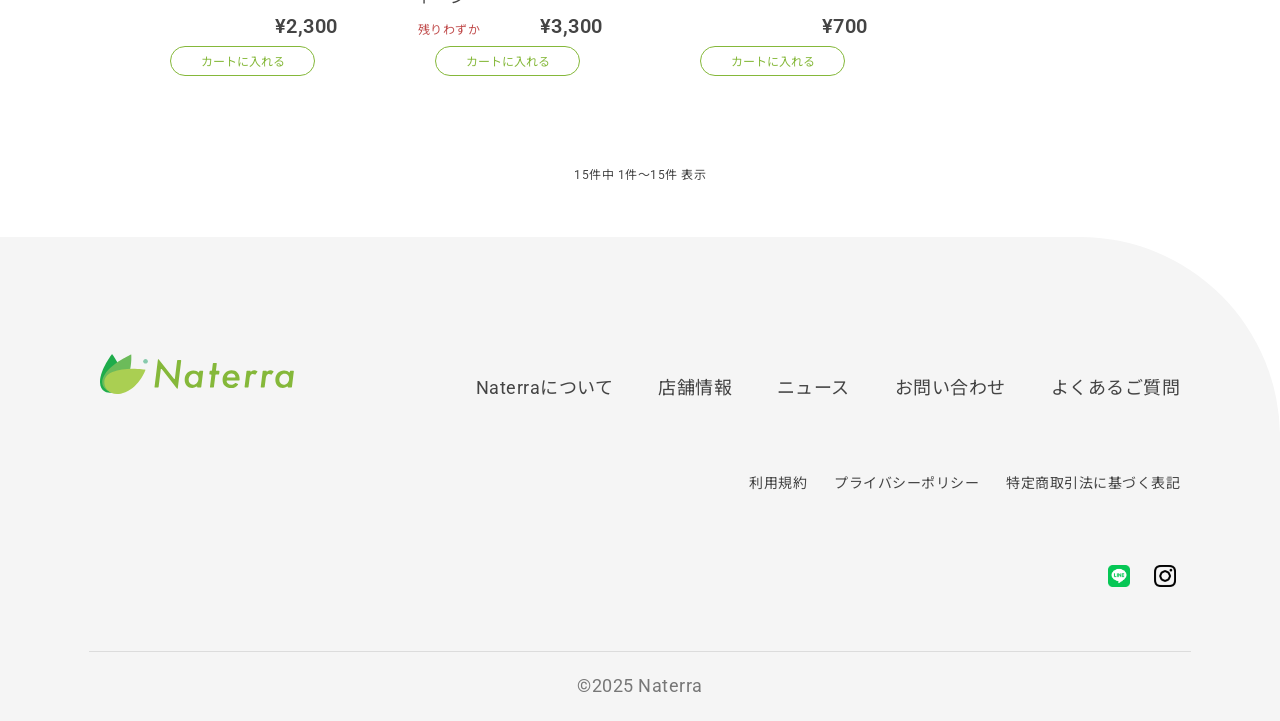
<file: products-interior.html>
<!doctype html>
<html lang="ja">
  <head>
    <meta charset="UTF-8" />
    <meta name="viewport" content="width=device-width, initial-scale=1.0" />
    <meta
      name="description"
      content="インテリア | Naterra オンラインショップ"
    />
    <title>インテリア | Naterra</title>

    <link rel="stylesheet" href="./assets/css/style.css" />
    <link rel="preconnect" href="https://fonts.googleapis.com" />
    <link
      href="https://fonts.googleapis.com/css2?family=Noto+Sans+JP:wght@300;400;500;700&family=Noto+Serif+JP:wght@200;300&family=Roboto:wght@300;400;600&display=swap"
      rel="stylesheet"
    />
    <link
      rel="icon"
      type="image/png"
      sizes="32x32"
      href="./assets/images/favicon/favicon-32x32.png"
    />
    <link
      rel="icon"
      type="image/png"
      sizes="48x48"
      href="./assets/images/favicon/favicon-48x48.png"
    />
    <link
      rel="apple-touch-icon"
      sizes="180x180"
      href="./assets/images/favicon/favicon-180x180.png"
    />
  </head>
  <body>
    <header>
      <div class="header__nav">
        <div class="header__left">
          <div class="header__hamburger sp">
            <button
              class="btn-trigger"
              id="btn03"
              data-nav-open
              aria-label="メニューを開閉"
              aria-expanded="false"
            >
              <span></span><span></span><span></span>
            </button>
          </div>
          <div class="header__logo">
            <a href="./index.html" class="header__logoLink">
              <img src="./assets/images/logo/logo-sp.svg" alt="Naterra" />
            </a>
          </div>
          <div class="header__textink pc">
            <a href="./products-all.html" class="">カテゴリ一覧</a>
          </div>
          <div class="header__textink pc">
            <a href="./products-new.html" class="">新着商品</a>
          </div>
          <div class="header__textink pc">
            <a href="./products-popular.html" class="">人気商品</a>
          </div>
        </div>
        <div class="header__tools">
          <div class="header__serch pc">
            <a href="#" class="header__serchLink">
              <img src="./assets/images/icon/search.svg" alt="検索" />
            </a>
          </div>
          <div class="header__login">
            <a href="#" class="header__LoginLink">
              <img src="./assets/images/icon/login.svg" alt="ログイン" />
            </a>
          </div>
          <div class="header__cart">
            <a href="./cart.html" class="header__CartLink">
              <img src="./assets/images/icon/cart.svg" alt="カート" />
              <span id="cartBadge" class="cartBadge" hidden></span>
            </a>
          </div>
        </div>
      </div>
    </header>

    <div class="navOverlay" data-nav-overlay hidden></div>
    <aside
      class="navDrawer"
      role="dialog"
      aria-modal="true"
      aria-hidden="true"
      data-nav-drawer
      hidden
    >
      <div class="navDrawer__panel">
        <nav class="navDrawer__body" aria-label="メニュー">
          <div class="menuSection">
            <h3 class="menuSection__title">商品</h3>
            <ul class="menuList" role="list">
              <li>
                <a class="menuItem" href="./products-all.html"
                  ><span>商品一覧</span></a
                >
              </li>
              <li>
                <a class="menuItem" href="./products-new.html"
                  ><span>新着商品</span></a
                >
              </li>
              <li>
                <a class="menuItem" href="./products-popular.html"
                  ><span>人気商品</span></a
                >
              </li>
              <li>
                <button
                  class="menuItem menuItem--toggle"
                  aria-expanded="false"
                  data-cat-toggle
                >
                  <span>カテゴリ一覧</span>
                  <svg class="chev" viewBox="0 0 20 20" aria-hidden="true">
                    <line
                      x1="4"
                      y1="10"
                      x2="16"
                      y2="10"
                      stroke="currentColor"
                      stroke-width="1"
                      stroke-linecap="round"
                    ></line>
                    <line
                      class="v"
                      x1="10"
                      y1="4"
                      x2="10"
                      y2="16"
                      stroke="currentColor"
                      stroke-width="1"
                      stroke-linecap="round"
                    ></line>
                  </svg>
                </button>
                <ul class="submenu" hidden>
                  <li>
                    <a
                      class="submenuItem submenuItem--thumb"
                      href="./products-fabric.html"
                      ><img
                        src="./assets/images/categories/fabric/fabric-330.jpg"
                        alt=""
                      /><span>布雑貨</span></a
                    >
                  </li>
                  <li>
                    <a
                      class="submenuItem submenuItem--thumb"
                      href="./products-kitchen.html"
                      ><img
                        src="./assets/images/categories/kitchen/kitchen-330.jpg"
                        alt=""
                      /><span>キッチン</span></a
                    >
                  </li>
                  <li>
                    <a
                      class="submenuItem submenuItem--thumb"
                      href="./products-interior.html"
                      ><img
                        src="./assets/images/categories/interior/interior-330.jpg"
                        alt=""
                      /><span>インテリア</span></a
                    >
                  </li>
                  <li>
                    <a
                      class="submenuItem submenuItem--thumb"
                      href="./products-relax.html"
                      ><img
                        src="./assets/images/categories/relax/relax-330.jpg"
                        alt=""
                      /><span>バス・リラックス</span></a
                    >
                  </li>
                  <li>
                    <a
                      class="submenuItem submenuItem--thumb"
                      href="./products-storage.html"
                      ><img
                        src="./assets/images/categories/storage/storage-330.jpg"
                        alt=""
                      /><span>収納・かご</span></a
                    >
                  </li>
                </ul>
              </li>
            </ul>
          </div>
          <div class="menuSection">
            <h3 class="menuSection__title">お店</h3>
            <ul class="menuList" role="list">
              <li>
                <a class="menuItem" href="./about.html"
                  ><span>Naterraについて</span></a
                >
              </li>
              <li>
                <a class="menuItem" href="./news.html"><span>ニュース</span></a>
              </li>
              <li>
                <a class="menuItem" href="./contact.html"
                  ><span>お問い合わせ</span></a
                >
              </li>
              <li>
                <a class="menuItem" href="./faq.html"
                  ><span>よくあるご質問</span></a
                >
              </li>
            </ul>
          </div>
          <div class="menuSNS">
            <a href="#"
              ><img src="./assets/images/sns/LINE_Brand_icon.png" alt="LINE"
            /></a>
            <a href="#"
              ><img
                src="./assets/images/sns/Instagram_Glyph_Black.png"
                alt="Instagram"
            /></a>
          </div>
        </nav>
      </div>
    </aside>

    <main>
      <div class="breadcrumb">
        <ul class="breadcrumb__list">
          <li><a href="./index.html">ホーム</a></li>
          <li><span></span></li>
          <li>インテリア</li>
        </ul>
      </div>

      <section class="productsname" aria-labelledby="cat-title">
        <div class="products__ttl">
          <h2 id="cat-title" class="section__title">インテリア</h2>
        </div>

        <div class="filterBar" aria-label="絞り込み・並び替え">
          <button
            type="button"
            class="filterBtn filterBtn--category"
            id="btnOpenCategories"
            aria-haspopup="dialog"
            aria-controls="sheetCategories"
            aria-expanded="false"
          >
            <span class="filterBtn__label">カテゴリを選ぶ</span>
            <span class="filterBtn__plus" aria-hidden="true"></span>
          </button>
          <button
            type="button"
            class="filterBtn filterBtn--sort"
            id="btnOpenSort"
            aria-haspopup="menu"
            aria-controls="menuSort"
            aria-expanded="false"
          >
            <span class="filterBtn__label" id="currentSortLabel">新着順</span>
            <span class="filterBtn__plus" aria-hidden="true"></span>
          </button>
        </div>

        <div class="filterOverlay" id="overlaySort" hidden></div>

        <aside
          class="categorySheet sortSheet"
          id="sheetSort"
          role="dialog"
          aria-modal="true"
          aria-labelledby="sortSheetTitle"
          hidden
        >
          <div class="categorySheet__bar">
            <h3 class="categorySheet__title" id="sortSheetTitle">並び替え</h3>
            <button
              type="button"
              class="categorySheet__close"
              id="btnCloseSort"
              aria-label="閉じる"
            >
              <span></span><span></span>
            </button>
          </div>

          <nav class="categorySheet__body" aria-label="並び替え一覧">
            <ul class="categorySheet__list" role="list">
              <li>
                <button
                  type="button"
                  class="sortSheet__item"
                  data-sort="new"
                  aria-pressed="true"
                >
                  <span>新着順</span>
                </button>
              </li>
              <li>
                <button
                  type="button"
                  class="sortSheet__item"
                  data-sort="priceAsc"
                  aria-pressed="false"
                >
                  <span>価格が安い順</span>
                </button>
              </li>
              <li>
                <button
                  type="button"
                  class="sortSheet__item"
                  data-sort="priceDesc"
                  aria-pressed="false"
                >
                  <span>価格が高い順</span>
                </button>
              </li>
              <li>
                <button
                  type="button"
                  class="sortSheet__item"
                  data-sort="popular"
                  aria-pressed="false"
                >
                  <span>人気順</span>
                </button>
              </li>
            </ul>
          </nav>
        </aside>

        <div class="filterOverlay" id="overlayCategories" hidden></div>
        <aside
          class="categorySheet"
          id="sheetCategories"
          role="dialog"
          aria-modal="true"
          aria-labelledby="categorySheetTitle"
          hidden
        >
          <div class="categorySheet__bar">
            <h3 class="categorySheet__title" id="categorySheetTitle">
              カテゴリ
            </h3>
            <button
              type="button"
              class="categorySheet__close"
              id="btnCloseCategories"
              aria-label="閉じる"
            >
              <span></span><span></span>
            </button>
          </div>
          <nav class="categorySheet__body" aria-label="カテゴリ一覧">
            <ul class="categorySheet__list" role="list">
              <li>
                <a class="categorySheet__item" href="./products-all.html"
                  >商品一覧</a
                >
              </li>
              <li>
                <a class="categorySheet__item" href="./products-new.html"
                  >新着商品</a
                >
              </li>
              <li>
                <a class="categorySheet__item" href="./products-popular.html"
                  >人気商品</a
                >
              </li>
              <li>
                <a
                  class="categorySheet__item categorySheet__item--thumb"
                  href="./products-fabric.html"
                  ><img
                    src="./assets/images/categories/fabric/fabric-330.jpg"
                    alt=""
                  /><span>布雑貨</span></a
                >
              </li>
              <li>
                <a
                  class="categorySheet__item categorySheet__item--thumb"
                  href="./products-kitchen.html"
                  ><img
                    src="./assets/images/categories/kitchen/kitchen-330.jpg"
                    alt=""
                  /><span>キッチン</span></a
                >
              </li>
              <li>
                <a
                  class="categorySheet__item categorySheet__item--thumb"
                  href="./products-interior.html"
                  ><img
                    src="./assets/images/categories/interior/interior-330.jpg"
                    alt=""
                  /><span>インテリア</span></a
                >
              </li>
              <li>
                <a
                  class="categorySheet__item categorySheet__item--thumb"
                  href="./products-relax.html"
                  ><img
                    src="./assets/images/categories/relax/relax-330.jpg"
                    alt=""
                  /><span>バス・リラックス</span></a
                >
              </li>
              <li>
                <a
                  class="categorySheet__item categorySheet__item--thumb"
                  href="./products-storage.html"
                  ><img
                    src="./assets/images/categories/storage/storage-330.jpg"
                    alt=""
                  /><span>収納・かご</span></a
                >
              </li>
            </ul>
          </nav>
        </aside>

        <ul
          id="productGridAll"
          class="productGrid"
          role="list"
          data-cat="interior"
        ></ul>
      </section>

      <template id="productCardTpl">
        <li class="productCard">
          <a
            href="./index.html"
            class="productCard__thumbWrap productCard__link"
          >
            <img class="productCard__thumb" alt="" />
            <span class="badge badge--limited" hidden>数量<br />限定</span>
          </a>
          <div class="productCard__rowA">
            <p class="productCard__name"></p>
            <button
              class="favBtn"
              type="button"
              aria-label="お気に入りに追加"
              aria-pressed="false"
              data-src-off="./assets/images/icon/favorite-off.svg"
              data-src-on="./assets/images/icon/favorite-on.svg"
            >
              <img
                class="favIcon"
                src="./assets/images/icon/favorite-off.svg"
                alt=""
                aria-hidden="true"
                width="32"
                height="32"
              />
            </button>
          </div>
          <div class="productCard__rowB">
            <p class="productCard__stock"></p>
            <p class="productCard__price"></p>
          </div>
          <div class="productCard__cta">
            <button type="button" class="btnCart" data-product-id="">
              カートに入れる
            </button>
          </div>
        </li>
      </template>

      <div class="products__pager">
        <p class="products__count" id="productsCount">0件中 0件〜0件 表示</p>
        <div class="pagination" aria-label="ページ送り">
          <ul id="paginationList"></ul>
        </div>
      </div>
    </main>

    <div class="cartOverlay" id="cartOverlay" hidden></div>
    <aside
      class="cartSheet"
      id="cartSheet"
      role="dialog"
      aria-modal="true"
      aria-labelledby="cartSheetTitle"
      hidden
    >
      <div class="cartSheet__bar">
        <button
          type="button"
          class="cartSheet__close"
          id="cartCloseBtn"
          aria-label="閉じる"
        >
          <span></span><span></span>
        </button>
        <h3 id="cartSheetTitle">カートに入れる</h3>
      </div>
      <div class="cartSheet__body">
        <h4 id="cartProductName" class="cartSheet__name"></h4>
        <div class="cartSheet__imgWrap">
          <img id="cartProductImg" alt="" />
        </div>
        <div class="cartQty">
          <button
            type="button"
            class="cartQty__btn"
            id="qtyMinus"
            aria-label="数量を1減らす"
          >
            <img
              class="reductionIcon"
              src="./assets/images/icon/reduction.svg"
              alt=""
              aria-hidden="true"
            />
          </button>
          <output id="qtyValue" class="cartQty__value" aria-live="polite"
            >1</output
          >
          <button
            type="button"
            class="cartQty__btn"
            id="qtyPlus"
            aria-label="数量を1増やす"
          >
            <img
              class="reductionIcon"
              src="./assets/images/icon/add.svg"
              alt=""
              aria-hidden="true"
            />
          </button>
        </div>
        <div class="cartPrimaryBtn__Container">
          <button type="button" class="cartAddBtn" id="addToCartBtn">
            カートに入れる
          </button>
        </div>
      </div>
    </aside>
    <aside
      class="cartConfirm"
      id="cartConfirm"
      role="dialog"
      aria-modal="true"
      aria-labelledby="cartConfirmTitle"
      hidden
    >
      <div class="cartSheet__bar">
        <button
          type="button"
          class="cartSheet__close"
          id="confirmCloseBtn"
          aria-label="閉じる"
        >
          <span></span><span></span>
        </button>
        <h3 id="cartConfirmTitle">カートに追加しました</h3>
      </div>
      <div class="cartConfirm__body">
        <p class="cartConfirm__row">
          カートの合計 <strong id="cartTotalCount">0</strong> 点
        </p>
        <p class="cartConfirm__row">
          税込 <strong id="cartTotalPrice">¥0</strong>
        </p>
      </div>
      <div class="cartPrimaryBtn__Container">
        <a href="./cart.html" class="cartPrimaryBtn cartPrimaryBtn--full"
          >カートを確認する</a
        >
      </div>
    </aside>

    <footer class="footer sp">
      <div class="footer__prev">
        <div class="footer__inner">
          <div class="footer__logo">
            <img src="./assets/images/logo/logo-sp.svg" alt="Naterra" />
          </div>
          <nav class="footer__nav">
            <ul class="navleft">
              <li><a href="./about.html">Naterraについて</a></li>
              <li><a href="./about.html">店舗情報</a></li>
              <li><a href="./news.html">ニュース</a></li>
              <li><a href="./contact.html">お問い合わせ</a></li>
              <li><a href="./faq.html">よくあるご質問</a></li>
            </ul>
            <ul class="navright">
              <li><a href="./index.html">利用規約</a></li>
              <li><a href="./index.html">特定商取引法に基づく表記</a></li>
              <li><a href="./index.html">プライバシーポリシー</a></li>
            </ul>
          </nav>
          <div class="footer__sns">
            <a href="#"
              ><img src="./assets/images/sns/LINE_Brand_icon.png" alt="LINE"
            /></a>
            <a href="#"
              ><img
                src="./assets/images/sns/Instagram_Glyph_Black.png"
                alt="Instagram"
            /></a>
          </div>
          <div class="copy__container">
            <p class="footer__copy">&copy;2025 Naterra</p>
          </div>
        </div>
      </div>
    </footer>

    <footer class="siteFooter pc">
      <div class="siteFooter__inner">
        <div class="siteFooter__top">
          <a class="footerLogo" href="/"
            ><img src="./assets/images/logo/logo-sp.svg" alt="Naterra"
          /></a>
          <nav class="footerNav" aria-label="フッターナビ">
            <ul class="footerNav__list">
              <li><a href="./about.html">Naterraについて</a></li>
              <li><a href="./shops.html">店舗情報</a></li>
              <li><a href="./news.html">ニュース</a></li>
              <li><a href="./contact.html">お問い合わせ</a></li>
              <li><a href="./faq.html">よくあるご質問</a></li>
            </ul>
          </nav>
        </div>
        <ul class="footerLegal">
          <li><a href="./terms.html">利用規約</a></li>
          <li><a href="./privacy.html">プライバシーポリシー</a></li>
          <li><a href="./tokusho.html">特定商取引法に基づく表記</a></li>
        </ul>
        <div class="footerSNS" aria-label="SNS">
          <a class="snsLink" href="#"
            ><img src="./assets/images/sns/LINE_Brand_icon.png" alt="LINE"
          /></a>
          <a class="snsLink" href="#"
            ><img
              src="./assets/images/sns/Instagram_Glyph_Black.png"
              alt="Instagram"
          /></a>
        </div>
        <div class="siteFooter__bottom">
          <p class="footerCopy">©2025 Naterra</p>
        </div>
      </div>
    </footer>

    <script src="./assets/js/utils.js" defer></script>
    <script src="./assets/js/main.js" defer></script>
    <script src="./assets/js/filter-sort-ui.js" defer></script>
    <script src="./assets/js/products-list.js" defer></script>
    <script src="./assets/js/cart-modal.js" defer></script>
  </body>
</html>
</file>
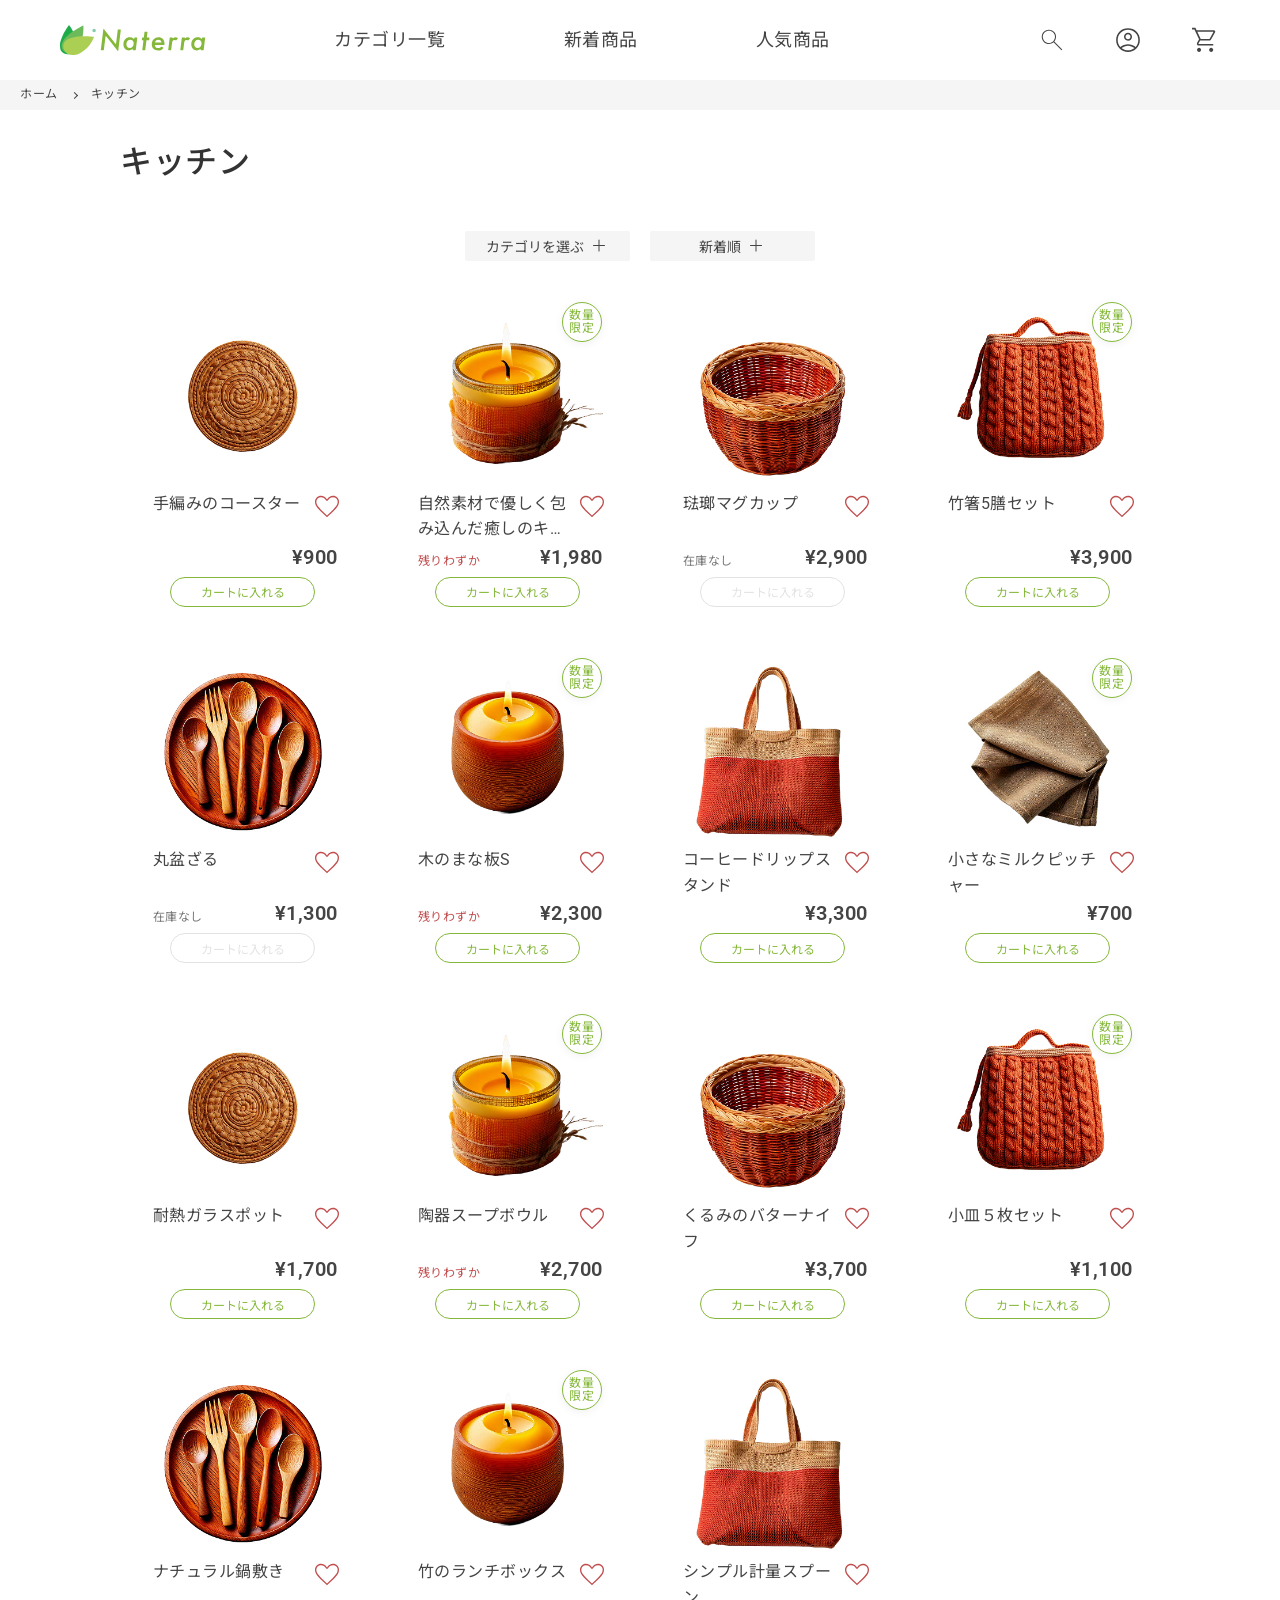
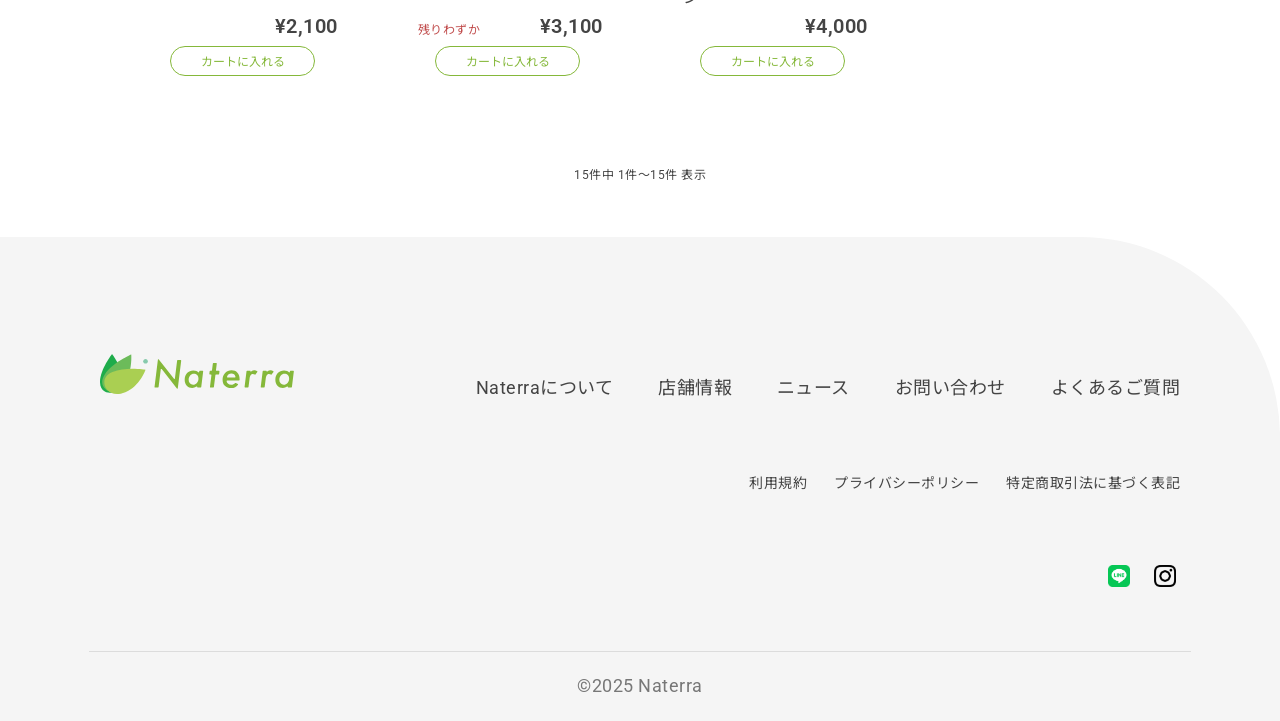
<file: products-kitchen.html>
<!doctype html>
<html lang="ja">
  <head>
    <meta charset="UTF-8" />
    <meta name="viewport" content="width=device-width, initial-scale=1.0" />
    <meta name="description" content="キッチン | Naterra オンラインショップ" />
    <title>キッチン | Naterra</title>

    <link rel="stylesheet" href="./assets/css/style.css" />
    <link rel="preconnect" href="https://fonts.googleapis.com" />
    <link
      href="https://fonts.googleapis.com/css2?family=Noto+Sans+JP:wght@300;400;500;700&family=Noto+Serif+JP:wght@200;300&family=Roboto:wght@300;400;600&display=swap"
      rel="stylesheet"
    />
    <link
      rel="icon"
      type="image/png"
      sizes="32x32"
      href="./assets/images/favicon/favicon-32x32.png"
    />
    <link
      rel="icon"
      type="image/png"
      sizes="48x48"
      href="./assets/images/favicon/favicon-48x48.png"
    />
    <link
      rel="apple-touch-icon"
      sizes="180x180"
      href="./assets/images/favicon/favicon-180x180.png"
    />
  </head>
  <body>
    <header>
      <div class="header__nav">
        <div class="header__left">
          <div class="header__hamburger sp">
            <button
              class="btn-trigger"
              id="btn03"
              data-nav-open
              aria-label="メニューを開閉"
              aria-expanded="false"
            >
              <span></span><span></span><span></span>
            </button>
          </div>
          <div class="header__logo">
            <a href="./index.html" class="header__logoLink">
              <img src="./assets/images/logo/logo-sp.svg" alt="Naterra" />
            </a>
          </div>
          <div class="header__textink pc">
            <a href="./products-all.html" class="">カテゴリ一覧</a>
          </div>
          <div class="header__textink pc">
            <a href="./products-new.html" class="">新着商品</a>
          </div>
          <div class="header__textink pc">
            <a href="./products-popular.html" class="">人気商品</a>
          </div>
        </div>
        <div class="header__tools">
          <div class="header__serch pc">
            <a href="#" class="header__serchLink">
              <img src="./assets/images/icon/search.svg" alt="検索" />
            </a>
          </div>
          <div class="header__login">
            <a href="#" class="header__LoginLink">
              <img src="./assets/images/icon/login.svg" alt="ログイン" />
            </a>
          </div>
          <div class="header__cart">
            <a href="./cart.html" class="header__CartLink">
              <img src="./assets/images/icon/cart.svg" alt="カート" />
              <span id="cartBadge" class="cartBadge" hidden></span>
            </a>
          </div>
        </div>
      </div>
    </header>

    <div class="navOverlay" data-nav-overlay hidden></div>
    <aside
      class="navDrawer"
      role="dialog"
      aria-modal="true"
      aria-hidden="true"
      data-nav-drawer
      hidden
    >
      <div class="navDrawer__panel">
        <nav class="navDrawer__body" aria-label="メニュー">
          <div class="menuSection">
            <h3 class="menuSection__title">商品</h3>
            <ul class="menuList" role="list">
              <li>
                <a class="menuItem" href="./products-all.html"
                  ><span>商品一覧</span></a
                >
              </li>
              <li>
                <a class="menuItem" href="./products-new.html"
                  ><span>新着商品</span></a
                >
              </li>
              <li>
                <a class="menuItem" href="./products-popular.html"
                  ><span>人気商品</span></a
                >
              </li>
              <li>
                <button
                  class="menuItem menuItem--toggle"
                  aria-expanded="false"
                  data-cat-toggle
                >
                  <span>カテゴリ一覧</span>
                  <svg class="chev" viewBox="0 0 20 20" aria-hidden="true">
                    <line
                      x1="4"
                      y1="10"
                      x2="16"
                      y2="10"
                      stroke="currentColor"
                      stroke-width="1"
                      stroke-linecap="round"
                    ></line>
                    <line
                      class="v"
                      x1="10"
                      y1="4"
                      x2="10"
                      y2="16"
                      stroke="currentColor"
                      stroke-width="1"
                      stroke-linecap="round"
                    ></line>
                  </svg>
                </button>
                <ul class="submenu" hidden>
                  <li>
                    <a
                      class="submenuItem submenuItem--thumb"
                      href="./products-fabric.html"
                      ><img
                        src="./assets/images/categories/fabric/fabric-330.jpg"
                        alt=""
                      /><span>布雑貨</span></a
                    >
                  </li>
                  <li>
                    <a
                      class="submenuItem submenuItem--thumb"
                      href="./products-kitchen.html"
                      ><img
                        src="./assets/images/categories/kitchen/kitchen-330.jpg"
                        alt=""
                      /><span>キッチン</span></a
                    >
                  </li>
                  <li>
                    <a
                      class="submenuItem submenuItem--thumb"
                      href="./products-interior.html"
                      ><img
                        src="./assets/images/categories/interior/interior-330.jpg"
                        alt=""
                      /><span>インテリア</span></a
                    >
                  </li>
                  <li>
                    <a
                      class="submenuItem submenuItem--thumb"
                      href="./products-relax.html"
                      ><img
                        src="./assets/images/categories/relax/relax-330.jpg"
                        alt=""
                      /><span>バス・リラックス</span></a
                    >
                  </li>
                  <li>
                    <a
                      class="submenuItem submenuItem--thumb"
                      href="./products-storage.html"
                      ><img
                        src="./assets/images/categories/storage/storage-330.jpg"
                        alt=""
                      /><span>収納・かご</span></a
                    >
                  </li>
                </ul>
              </li>
            </ul>
          </div>
          <div class="menuSection">
            <h3 class="menuSection__title">お店</h3>
            <ul class="menuList" role="list">
              <li>
                <a class="menuItem" href="./about.html"
                  ><span>Naterraについて</span></a
                >
              </li>
              <li>
                <a class="menuItem" href="./news.html"><span>ニュース</span></a>
              </li>
              <li>
                <a class="menuItem" href="./contact.html"
                  ><span>お問い合わせ</span></a
                >
              </li>
              <li>
                <a class="menuItem" href="./faq.html"
                  ><span>よくあるご質問</span></a
                >
              </li>
            </ul>
          </div>
          <div class="menuSNS">
            <a href="#"
              ><img src="./assets/images/sns/LINE_Brand_icon.png" alt="LINE"
            /></a>
            <a href="#"
              ><img
                src="./assets/images/sns/Instagram_Glyph_Black.png"
                alt="Instagram"
            /></a>
          </div>
        </nav>
      </div>
    </aside>

    <main>
      <div class="breadcrumb">
        <ul class="breadcrumb__list">
          <li><a href="./index.html">ホーム</a></li>
          <li><span></span></li>
          <li>キッチン</li>
        </ul>
      </div>

      <section class="productsname" aria-labelledby="cat-title">
        <div class="products__ttl">
          <h2 id="cat-title" class="section__title">キッチン</h2>
        </div>

        <div class="filterBar" aria-label="絞り込み・並び替え">
          <button
            type="button"
            class="filterBtn filterBtn--category"
            id="btnOpenCategories"
            aria-haspopup="dialog"
            aria-controls="sheetCategories"
            aria-expanded="false"
          >
            <span class="filterBtn__label">カテゴリを選ぶ</span>
            <span class="filterBtn__plus" aria-hidden="true"></span>
          </button>
          <button
            type="button"
            class="filterBtn filterBtn--sort"
            id="btnOpenSort"
            aria-haspopup="menu"
            aria-controls="menuSort"
            aria-expanded="false"
          >
            <span class="filterBtn__label" id="currentSortLabel">新着順</span>
            <span class="filterBtn__plus" aria-hidden="true"></span>
          </button>
        </div>

        <div class="filterOverlay" id="overlaySort" hidden></div>

        <aside
          class="categorySheet sortSheet"
          id="sheetSort"
          role="dialog"
          aria-modal="true"
          aria-labelledby="sortSheetTitle"
          hidden
        >
          <div class="categorySheet__bar">
            <h3 class="categorySheet__title" id="sortSheetTitle">並び替え</h3>
            <button
              type="button"
              class="categorySheet__close"
              id="btnCloseSort"
              aria-label="閉じる"
            >
              <span></span><span></span>
            </button>
          </div>

          <nav class="categorySheet__body" aria-label="並び替え一覧">
            <ul class="categorySheet__list" role="list">
              <li>
                <button
                  type="button"
                  class="sortSheet__item"
                  data-sort="new"
                  aria-pressed="true"
                >
                  <span>新着順</span>
                </button>
              </li>
              <li>
                <button
                  type="button"
                  class="sortSheet__item"
                  data-sort="priceAsc"
                  aria-pressed="false"
                >
                  <span>価格が安い順</span>
                </button>
              </li>
              <li>
                <button
                  type="button"
                  class="sortSheet__item"
                  data-sort="priceDesc"
                  aria-pressed="false"
                >
                  <span>価格が高い順</span>
                </button>
              </li>
              <li>
                <button
                  type="button"
                  class="sortSheet__item"
                  data-sort="popular"
                  aria-pressed="false"
                >
                  <span>人気順</span>
                </button>
              </li>
            </ul>
          </nav>
        </aside>

        <div class="filterOverlay" id="overlayCategories" hidden></div>
        <aside
          class="categorySheet"
          id="sheetCategories"
          role="dialog"
          aria-modal="true"
          aria-labelledby="categorySheetTitle"
          hidden
        >
          <div class="categorySheet__bar">
            <h3 class="categorySheet__title" id="categorySheetTitle">
              カテゴリ
            </h3>
            <button
              type="button"
              class="categorySheet__close"
              id="btnCloseCategories"
              aria-label="閉じる"
            >
              <span></span><span></span>
            </button>
          </div>
          <nav class="categorySheet__body" aria-label="カテゴリ一覧">
            <ul class="categorySheet__list" role="list">
              <li>
                <a class="categorySheet__item" href="./products-all.html"
                  >商品一覧</a
                >
              </li>
              <li>
                <a class="categorySheet__item" href="./products-new.html"
                  >新着商品</a
                >
              </li>
              <li>
                <a class="categorySheet__item" href="./products-popular.html"
                  >人気商品</a
                >
              </li>
              <li>
                <a
                  class="categorySheet__item categorySheet__item--thumb"
                  href="./products-fabric.html"
                  ><img
                    src="./assets/images/categories/fabric/fabric-330.jpg"
                    alt=""
                  /><span>布雑貨</span></a
                >
              </li>
              <li>
                <a
                  class="categorySheet__item categorySheet__item--thumb"
                  href="./products-kitchen.html"
                  ><img
                    src="./assets/images/categories/kitchen/kitchen-330.jpg"
                    alt=""
                  /><span>キッチン</span></a
                >
              </li>
              <li>
                <a
                  class="categorySheet__item categorySheet__item--thumb"
                  href="./products-interior.html"
                  ><img
                    src="./assets/images/categories/interior/interior-330.jpg"
                    alt=""
                  /><span>インテリア</span></a
                >
              </li>
              <li>
                <a
                  class="categorySheet__item categorySheet__item--thumb"
                  href="./products-relax.html"
                  ><img
                    src="./assets/images/categories/relax/relax-330.jpg"
                    alt=""
                  /><span>バス・リラックス</span></a
                >
              </li>
              <li>
                <a
                  class="categorySheet__item categorySheet__item--thumb"
                  href="./products-storage.html"
                  ><img
                    src="./assets/images/categories/storage/storage-330.jpg"
                    alt=""
                  /><span>収納・かご</span></a
                >
              </li>
            </ul>
          </nav>
        </aside>

        <ul
          id="productGridAll"
          class="productGrid"
          role="list"
          data-cat="kitchen"
        ></ul>
      </section>

      <template id="productCardTpl">
        <li class="productCard">
          <a
            href="./index.html"
            class="productCard__thumbWrap productCard__link"
          >
            <img class="productCard__thumb" alt="" />
            <span class="badge badge--limited" hidden>数量<br />限定</span>
          </a>
          <div class="productCard__rowA">
            <p class="productCard__name"></p>
            <button
              class="favBtn"
              type="button"
              aria-label="お気に入りに追加"
              aria-pressed="false"
              data-src-off="./assets/images/icon/favorite-off.svg"
              data-src-on="./assets/images/icon/favorite-on.svg"
            >
              <img
                class="favIcon"
                src="./assets/images/icon/favorite-off.svg"
                alt=""
                aria-hidden="true"
                width="32"
                height="32"
              />
            </button>
          </div>
          <div class="productCard__rowB">
            <p class="productCard__stock"></p>
            <p class="productCard__price"></p>
          </div>
          <div class="productCard__cta">
            <button type="button" class="btnCart" data-product-id="">
              カートに入れる
            </button>
          </div>
        </li>
      </template>

      <div class="products__pager">
        <p class="products__count" id="productsCount">0件中 0件〜0件 表示</p>
        <div class="pagination" aria-label="ページ送り">
          <ul id="paginationList"></ul>
        </div>
      </div>
    </main>

    <div class="cartOverlay" id="cartOverlay" hidden></div>
    <aside
      class="cartSheet"
      id="cartSheet"
      role="dialog"
      aria-modal="true"
      aria-labelledby="cartSheetTitle"
      hidden
    >
      <div class="cartSheet__bar">
        <button
          type="button"
          class="cartSheet__close"
          id="cartCloseBtn"
          aria-label="閉じる"
        >
          <span></span><span></span>
        </button>
        <h3 id="cartSheetTitle">カートに入れる</h3>
      </div>
      <div class="cartSheet__body">
        <h4 id="cartProductName" class="cartSheet__name"></h4>
        <div class="cartSheet__imgWrap">
          <img id="cartProductImg" alt="" />
        </div>
        <div class="cartQty">
          <button
            type="button"
            class="cartQty__btn"
            id="qtyMinus"
            aria-label="数量を1減らす"
          >
            <img
              class="reductionIcon"
              src="./assets/images/icon/reduction.svg"
              alt=""
              aria-hidden="true"
            />
          </button>
          <output id="qtyValue" class="cartQty__value" aria-live="polite"
            >1</output
          >
          <button
            type="button"
            class="cartQty__btn"
            id="qtyPlus"
            aria-label="数量を1増やす"
          >
            <img
              class="reductionIcon"
              src="./assets/images/icon/add.svg"
              alt=""
              aria-hidden="true"
            />
          </button>
        </div>
        <div class="cartPrimaryBtn__Container">
          <button type="button" class="cartAddBtn" id="addToCartBtn">
            カートに入れる
          </button>
        </div>
      </div>
    </aside>
    <aside
      class="cartConfirm"
      id="cartConfirm"
      role="dialog"
      aria-modal="true"
      aria-labelledby="cartConfirmTitle"
      hidden
    >
      <div class="cartSheet__bar">
        <button
          type="button"
          class="cartSheet__close"
          id="confirmCloseBtn"
          aria-label="閉じる"
        >
          <span></span><span></span>
        </button>
        <h3 id="cartConfirmTitle">カートに追加しました</h3>
      </div>
      <div class="cartConfirm__body">
        <p class="cartConfirm__row">
          カートの合計 <strong id="cartTotalCount">0</strong> 点
        </p>
        <p class="cartConfirm__row">
          税込 <strong id="cartTotalPrice">¥0</strong>
        </p>
      </div>
      <div class="cartPrimaryBtn__Container">
        <a href="./cart.html" class="cartPrimaryBtn cartPrimaryBtn--full"
          >カートを確認する</a
        >
      </div>
    </aside>

    <footer class="footer sp">
      <div class="footer__prev">
        <div class="footer__inner">
          <div class="footer__logo">
            <img src="./assets/images/logo/logo-sp.svg" alt="Naterra" />
          </div>
          <nav class="footer__nav">
            <ul class="navleft">
              <li><a href="./about.html">Naterraについて</a></li>
              <li><a href="./about.html">店舗情報</a></li>
              <li><a href="./news.html">ニュース</a></li>
              <li><a href="./contact.html">お問い合わせ</a></li>
              <li><a href="./faq.html">よくあるご質問</a></li>
            </ul>
            <ul class="navright">
              <li><a href="./index.html">利用規約</a></li>
              <li><a href="./index.html">特定商取引法に基づく表記</a></li>
              <li><a href="./index.html">プライバシーポリシー</a></li>
            </ul>
          </nav>
          <div class="footer__sns">
            <a href="#"
              ><img src="./assets/images/sns/LINE_Brand_icon.png" alt="LINE"
            /></a>
            <a href="#"
              ><img
                src="./assets/images/sns/Instagram_Glyph_Black.png"
                alt="Instagram"
            /></a>
          </div>
          <div class="copy__container">
            <p class="footer__copy">&copy;2025 Naterra</p>
          </div>
        </div>
      </div>
    </footer>

    <footer class="siteFooter pc">
      <div class="siteFooter__inner">
        <div class="siteFooter__top">
          <a class="footerLogo" href="/"
            ><img src="./assets/images/logo/logo-sp.svg" alt="Naterra"
          /></a>
          <nav class="footerNav" aria-label="フッターナビ">
            <ul class="footerNav__list">
              <li><a href="./about.html">Naterraについて</a></li>
              <li><a href="./shops.html">店舗情報</a></li>
              <li><a href="./news.html">ニュース</a></li>
              <li><a href="./contact.html">お問い合わせ</a></li>
              <li><a href="./faq.html">よくあるご質問</a></li>
            </ul>
          </nav>
        </div>
        <ul class="footerLegal">
          <li><a href="./terms.html">利用規約</a></li>
          <li><a href="./privacy.html">プライバシーポリシー</a></li>
          <li><a href="./tokusho.html">特定商取引法に基づく表記</a></li>
        </ul>
        <div class="footerSNS" aria-label="SNS">
          <a class="snsLink" href="#"
            ><img src="./assets/images/sns/LINE_Brand_icon.png" alt="LINE"
          /></a>
          <a class="snsLink" href="#"
            ><img
              src="./assets/images/sns/Instagram_Glyph_Black.png"
              alt="Instagram"
          /></a>
        </div>
        <div class="siteFooter__bottom">
          <p class="footerCopy">©2025 Naterra</p>
        </div>
      </div>
    </footer>

    <script src="./assets/js/utils.js" defer></script>
    <script src="./assets/js/main.js" defer></script>
    <script src="./assets/js/filter-sort-ui.js" defer></script>
    <script src="./assets/js/products-list.js" defer></script>
    <script src="./assets/js/cart-modal.js" defer></script>
  </body>
</html>
</file>
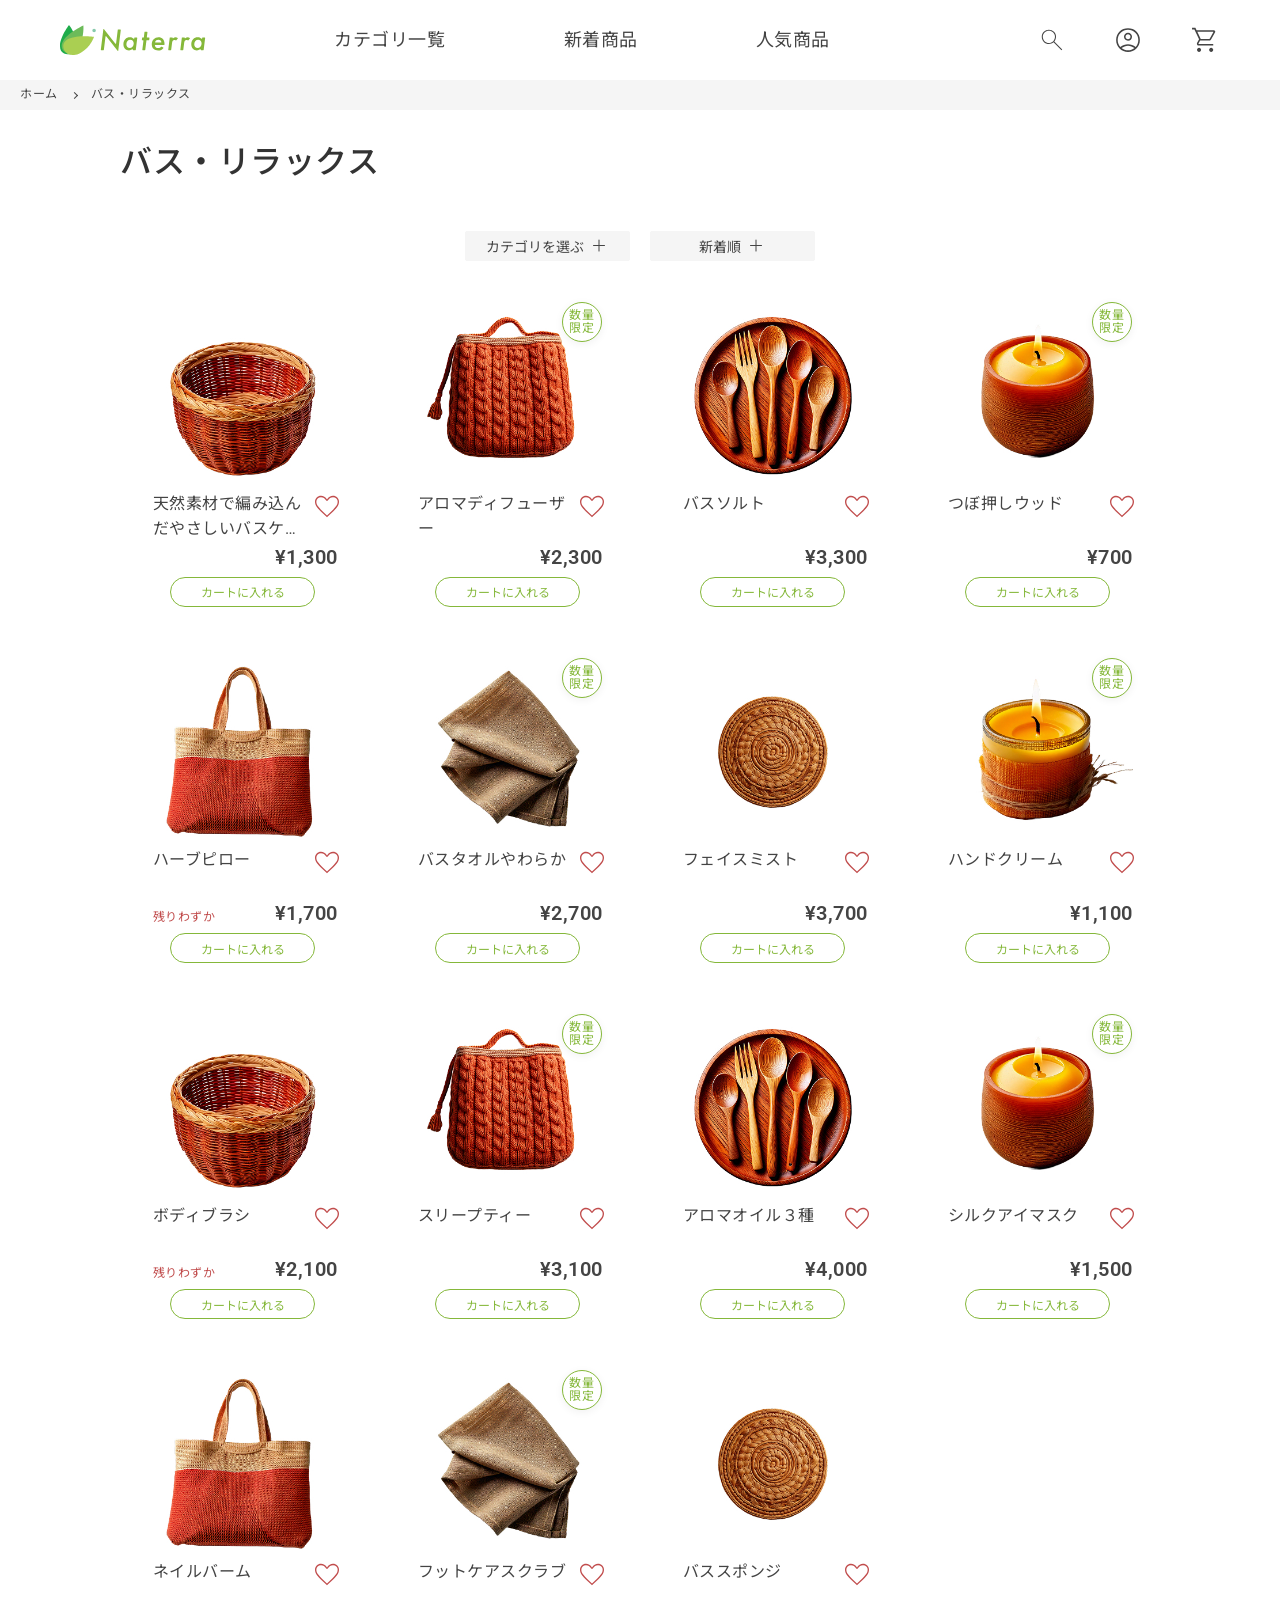
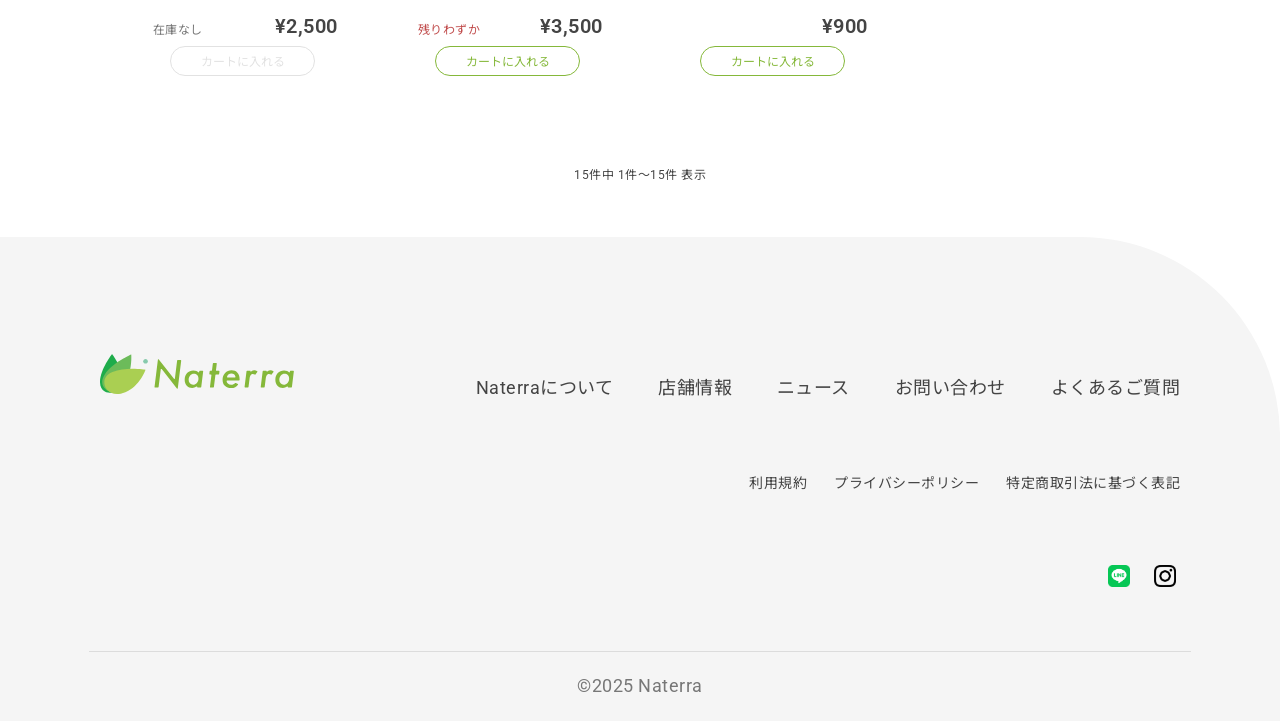
<file: products-relax.html>
<!doctype html>
<html lang="ja">
  <head>
    <meta charset="UTF-8" />
    <meta name="viewport" content="width=device-width, initial-scale=1.0" />
    <meta
      name="description"
      content="バス・リラックス | Naterra オンラインショップ"
    />
    <title>バス・リラックス | Naterra</title>

    <link rel="stylesheet" href="./assets/css/style.css" />
    <link rel="preconnect" href="https://fonts.googleapis.com" />
    <link
      href="https://fonts.googleapis.com/css2?family=Noto+Sans+JP:wght@300;400;500;700&family=Noto+Serif+JP:wght@200;300&family=Roboto:wght@300;400;600&display=swap"
      rel="stylesheet"
    />
    <link
      rel="icon"
      type="image/png"
      sizes="32x32"
      href="./assets/images/favicon/favicon-32x32.png"
    />
    <link
      rel="icon"
      type="image/png"
      sizes="48x48"
      href="./assets/images/favicon/favicon-48x48.png"
    />
    <link
      rel="apple-touch-icon"
      sizes="180x180"
      href="./assets/images/favicon/favicon-180x180.png"
    />
  </head>
  <body>
    <header>
      <div class="header__nav">
        <div class="header__left">
          <div class="header__hamburger sp">
            <button
              class="btn-trigger"
              id="btn03"
              data-nav-open
              aria-label="メニューを開閉"
              aria-expanded="false"
            >
              <span></span><span></span><span></span>
            </button>
          </div>
          <div class="header__logo">
            <a href="./index.html" class="header__logoLink">
              <img src="./assets/images/logo/logo-sp.svg" alt="Naterra" />
            </a>
          </div>
          <div class="header__textink pc">
            <a href="./products-all.html" class="">カテゴリ一覧</a>
          </div>
          <div class="header__textink pc">
            <a href="./products-new.html" class="">新着商品</a>
          </div>
          <div class="header__textink pc">
            <a href="./products-popular.html" class="">人気商品</a>
          </div>
        </div>
        <div class="header__tools">
          <div class="header__serch pc">
            <a href="#" class="header__serchLink">
              <img src="./assets/images/icon/search.svg" alt="検索" />
            </a>
          </div>
          <div class="header__login">
            <a href="#" class="header__LoginLink">
              <img src="./assets/images/icon/login.svg" alt="ログイン" />
            </a>
          </div>
          <div class="header__cart">
            <a href="./cart.html" class="header__CartLink">
              <img src="./assets/images/icon/cart.svg" alt="カート" />
              <span id="cartBadge" class="cartBadge" hidden></span>
            </a>
          </div>
        </div>
      </div>
    </header>

    <div class="navOverlay" data-nav-overlay hidden></div>
    <aside
      class="navDrawer"
      role="dialog"
      aria-modal="true"
      aria-hidden="true"
      data-nav-drawer
      hidden
    >
      <div class="navDrawer__panel">
        <nav class="navDrawer__body" aria-label="メニュー">
          <div class="menuSection">
            <h3 class="menuSection__title">商品</h3>
            <ul class="menuList" role="list">
              <li>
                <a class="menuItem" href="./products-all.html"
                  ><span>商品一覧</span></a
                >
              </li>
              <li>
                <a class="menuItem" href="./products-new.html"
                  ><span>新着商品</span></a
                >
              </li>
              <li>
                <a class="menuItem" href="./products-popular.html"
                  ><span>人気商品</span></a
                >
              </li>
              <li>
                <button
                  class="menuItem menuItem--toggle"
                  aria-expanded="false"
                  data-cat-toggle
                >
                  <span>カテゴリ一覧</span>
                  <svg class="chev" viewBox="0 0 20 20" aria-hidden="true">
                    <line
                      x1="4"
                      y1="10"
                      x2="16"
                      y2="10"
                      stroke="currentColor"
                      stroke-width="1"
                      stroke-linecap="round"
                    ></line>
                    <line
                      class="v"
                      x1="10"
                      y1="4"
                      x2="10"
                      y2="16"
                      stroke="currentColor"
                      stroke-width="1"
                      stroke-linecap="round"
                    ></line>
                  </svg>
                </button>
                <ul class="submenu" hidden>
                  <li>
                    <a
                      class="submenuItem submenuItem--thumb"
                      href="./products-fabric.html"
                      ><img
                        src="./assets/images/categories/fabric/fabric-330.jpg"
                        alt=""
                      /><span>布雑貨</span></a
                    >
                  </li>
                  <li>
                    <a
                      class="submenuItem submenuItem--thumb"
                      href="./products-kitchen.html"
                      ><img
                        src="./assets/images/categories/kitchen/kitchen-330.jpg"
                        alt=""
                      /><span>キッチン</span></a
                    >
                  </li>
                  <li>
                    <a
                      class="submenuItem submenuItem--thumb"
                      href="./products-interior.html"
                      ><img
                        src="./assets/images/categories/interior/interior-330.jpg"
                        alt=""
                      /><span>インテリア</span></a
                    >
                  </li>
                  <li>
                    <a
                      class="submenuItem submenuItem--thumb"
                      href="./products-relax.html"
                      ><img
                        src="./assets/images/categories/relax/relax-330.jpg"
                        alt=""
                      /><span>バス・リラックス</span></a
                    >
                  </li>
                  <li>
                    <a
                      class="submenuItem submenuItem--thumb"
                      href="./products-storage.html"
                      ><img
                        src="./assets/images/categories/storage/storage-330.jpg"
                        alt=""
                      /><span>収納・かご</span></a
                    >
                  </li>
                </ul>
              </li>
            </ul>
          </div>
          <div class="menuSection">
            <h3 class="menuSection__title">お店</h3>
            <ul class="menuList" role="list">
              <li>
                <a class="menuItem" href="./about.html"
                  ><span>Naterraについて</span></a
                >
              </li>
              <li>
                <a class="menuItem" href="./news.html"><span>ニュース</span></a>
              </li>
              <li>
                <a class="menuItem" href="./contact.html"
                  ><span>お問い合わせ</span></a
                >
              </li>
              <li>
                <a class="menuItem" href="./faq.html"
                  ><span>よくあるご質問</span></a
                >
              </li>
            </ul>
          </div>
          <div class="menuSNS">
            <a href="#"
              ><img src="./assets/images/sns/LINE_Brand_icon.png" alt="LINE"
            /></a>
            <a href="#"
              ><img
                src="./assets/images/sns/Instagram_Glyph_Black.png"
                alt="Instagram"
            /></a>
          </div>
        </nav>
      </div>
    </aside>

    <main>
      <div class="breadcrumb">
        <ul class="breadcrumb__list">
          <li><a href="./index.html">ホーム</a></li>
          <li><span></span></li>
          <li>バス・リラックス</li>
        </ul>
      </div>

      <section class="productsname" aria-labelledby="cat-title">
        <div class="products__ttl">
          <h2 id="cat-title" class="section__title">バス・リラックス</h2>
        </div>

        <div class="filterBar" aria-label="絞り込み・並び替え">
          <button
            type="button"
            class="filterBtn filterBtn--category"
            id="btnOpenCategories"
            aria-haspopup="dialog"
            aria-controls="sheetCategories"
            aria-expanded="false"
          >
            <span class="filterBtn__label">カテゴリを選ぶ</span>
            <span class="filterBtn__plus" aria-hidden="true"></span>
          </button>
          <button
            type="button"
            class="filterBtn filterBtn--sort"
            id="btnOpenSort"
            aria-haspopup="menu"
            aria-controls="menuSort"
            aria-expanded="false"
          >
            <span class="filterBtn__label" id="currentSortLabel">新着順</span>
            <span class="filterBtn__plus" aria-hidden="true"></span>
          </button>
        </div>

        <div class="filterOverlay" id="overlaySort" hidden></div>

        <aside
          class="categorySheet sortSheet"
          id="sheetSort"
          role="dialog"
          aria-modal="true"
          aria-labelledby="sortSheetTitle"
          hidden
        >
          <div class="categorySheet__bar">
            <h3 class="categorySheet__title" id="sortSheetTitle">並び替え</h3>
            <button
              type="button"
              class="categorySheet__close"
              id="btnCloseSort"
              aria-label="閉じる"
            >
              <span></span><span></span>
            </button>
          </div>

          <nav class="categorySheet__body" aria-label="並び替え一覧">
            <ul class="categorySheet__list" role="list">
              <li>
                <button
                  type="button"
                  class="sortSheet__item"
                  data-sort="new"
                  aria-pressed="true"
                >
                  <span>新着順</span>
                </button>
              </li>
              <li>
                <button
                  type="button"
                  class="sortSheet__item"
                  data-sort="priceAsc"
                  aria-pressed="false"
                >
                  <span>価格が安い順</span>
                </button>
              </li>
              <li>
                <button
                  type="button"
                  class="sortSheet__item"
                  data-sort="priceDesc"
                  aria-pressed="false"
                >
                  <span>価格が高い順</span>
                </button>
              </li>
              <li>
                <button
                  type="button"
                  class="sortSheet__item"
                  data-sort="popular"
                  aria-pressed="false"
                >
                  <span>人気順</span>
                </button>
              </li>
            </ul>
          </nav>
        </aside>

        <div class="filterOverlay" id="overlayCategories" hidden></div>
        <aside
          class="categorySheet"
          id="sheetCategories"
          role="dialog"
          aria-modal="true"
          aria-labelledby="categorySheetTitle"
          hidden
        >
          <div class="categorySheet__bar">
            <h3 class="categorySheet__title" id="categorySheetTitle">
              カテゴリ
            </h3>
            <button
              type="button"
              class="categorySheet__close"
              id="btnCloseCategories"
              aria-label="閉じる"
            >
              <span></span><span></span>
            </button>
          </div>
          <nav class="categorySheet__body" aria-label="カテゴリ一覧">
            <ul class="categorySheet__list" role="list">
              <li>
                <a class="categorySheet__item" href="./products-all.html"
                  >商品一覧</a
                >
              </li>
              <li>
                <a class="categorySheet__item" href="./products-new.html"
                  >新着商品</a
                >
              </li>
              <li>
                <a class="categorySheet__item" href="./products-popular.html"
                  >人気商品</a
                >
              </li>
              <li>
                <a
                  class="categorySheet__item categorySheet__item--thumb"
                  href="./products-fabric.html"
                  ><img
                    src="./assets/images/categories/fabric/fabric-330.jpg"
                    alt=""
                  /><span>布雑貨</span></a
                >
              </li>
              <li>
                <a
                  class="categorySheet__item categorySheet__item--thumb"
                  href="./products-kitchen.html"
                  ><img
                    src="./assets/images/categories/kitchen/kitchen-330.jpg"
                    alt=""
                  /><span>キッチン</span></a
                >
              </li>
              <li>
                <a
                  class="categorySheet__item categorySheet__item--thumb"
                  href="./products-interior.html"
                  ><img
                    src="./assets/images/categories/interior/interior-330.jpg"
                    alt=""
                  /><span>インテリア</span></a
                >
              </li>
              <li>
                <a
                  class="categorySheet__item categorySheet__item--thumb"
                  href="./products-relax.html"
                  ><img
                    src="./assets/images/categories/relax/relax-330.jpg"
                    alt=""
                  /><span>バス・リラックス</span></a
                >
              </li>
              <li>
                <a
                  class="categorySheet__item categorySheet__item--thumb"
                  href="./products-storage.html"
                  ><img
                    src="./assets/images/categories/storage/storage-330.jpg"
                    alt=""
                  /><span>収納・かご</span></a
                >
              </li>
            </ul>
          </nav>
        </aside>

        <ul
          id="productGridAll"
          class="productGrid"
          role="list"
          data-cat="relax"
        ></ul>
      </section>

      <template id="productCardTpl">
        <li class="productCard">
          <a
            href="./index.html"
            class="productCard__thumbWrap productCard__link"
          >
            <img class="productCard__thumb" alt="" />
            <span class="badge badge--limited" hidden>数量<br />限定</span>
          </a>
          <div class="productCard__rowA">
            <p class="productCard__name"></p>
            <button
              class="favBtn"
              type="button"
              aria-label="お気に入りに追加"
              aria-pressed="false"
              data-src-off="./assets/images/icon/favorite-off.svg"
              data-src-on="./assets/images/icon/favorite-on.svg"
            >
              <img
                class="favIcon"
                src="./assets/images/icon/favorite-off.svg"
                alt=""
                aria-hidden="true"
                width="32"
                height="32"
              />
            </button>
          </div>
          <div class="productCard__rowB">
            <p class="productCard__stock"></p>
            <p class="productCard__price"></p>
          </div>
          <div class="productCard__cta">
            <button type="button" class="btnCart" data-product-id="">
              カートに入れる
            </button>
          </div>
        </li>
      </template>

      <div class="products__pager">
        <p class="products__count" id="productsCount">0件中 0件〜0件 表示</p>
        <div class="pagination" aria-label="ページ送り">
          <ul id="paginationList"></ul>
        </div>
      </div>
    </main>

    <div class="cartOverlay" id="cartOverlay" hidden></div>
    <aside
      class="cartSheet"
      id="cartSheet"
      role="dialog"
      aria-modal="true"
      aria-labelledby="cartSheetTitle"
      hidden
    >
      <div class="cartSheet__bar">
        <button
          type="button"
          class="cartSheet__close"
          id="cartCloseBtn"
          aria-label="閉じる"
        >
          <span></span><span></span>
        </button>
        <h3 id="cartSheetTitle">カートに入れる</h3>
      </div>
      <div class="cartSheet__body">
        <h4 id="cartProductName" class="cartSheet__name"></h4>
        <div class="cartSheet__imgWrap">
          <img id="cartProductImg" alt="" />
        </div>
        <div class="cartQty">
          <button
            type="button"
            class="cartQty__btn"
            id="qtyMinus"
            aria-label="数量を1減らす"
          >
            <img
              class="reductionIcon"
              src="./assets/images/icon/reduction.svg"
              alt=""
              aria-hidden="true"
            />
          </button>
          <output id="qtyValue" class="cartQty__value" aria-live="polite"
            >1</output
          >
          <button
            type="button"
            class="cartQty__btn"
            id="qtyPlus"
            aria-label="数量を1増やす"
          >
            <img
              class="reductionIcon"
              src="./assets/images/icon/add.svg"
              alt=""
              aria-hidden="true"
            />
          </button>
        </div>
        <div class="cartPrimaryBtn__Container">
          <button type="button" class="cartAddBtn" id="addToCartBtn">
            カートに入れる
          </button>
        </div>
      </div>
    </aside>
    <aside
      class="cartConfirm"
      id="cartConfirm"
      role="dialog"
      aria-modal="true"
      aria-labelledby="cartConfirmTitle"
      hidden
    >
      <div class="cartSheet__bar">
        <button
          type="button"
          class="cartSheet__close"
          id="confirmCloseBtn"
          aria-label="閉じる"
        >
          <span></span><span></span>
        </button>
        <h3 id="cartConfirmTitle">カートに追加しました</h3>
      </div>
      <div class="cartConfirm__body">
        <p class="cartConfirm__row">
          カートの合計 <strong id="cartTotalCount">0</strong> 点
        </p>
        <p class="cartConfirm__row">
          税込 <strong id="cartTotalPrice">¥0</strong>
        </p>
      </div>
      <div class="cartPrimaryBtn__Container">
        <a href="./cart.html" class="cartPrimaryBtn cartPrimaryBtn--full"
          >カートを確認する</a
        >
      </div>
    </aside>

    <footer class="footer sp">
      <div class="footer__prev">
        <div class="footer__inner">
          <div class="footer__logo">
            <img src="./assets/images/logo/logo-sp.svg" alt="Naterra" />
          </div>
          <nav class="footer__nav">
            <ul class="navleft">
              <li><a href="./about.html">Naterraについて</a></li>
              <li><a href="./about.html">店舗情報</a></li>
              <li><a href="./news.html">ニュース</a></li>
              <li><a href="./contact.html">お問い合わせ</a></li>
              <li><a href="./faq.html">よくあるご質問</a></li>
            </ul>
            <ul class="navright">
              <li><a href="./index.html">利用規約</a></li>
              <li><a href="./index.html">特定商取引法に基づく表記</a></li>
              <li><a href="./index.html">プライバシーポリシー</a></li>
            </ul>
          </nav>
          <div class="footer__sns">
            <a href="#"
              ><img src="./assets/images/sns/LINE_Brand_icon.png" alt="LINE"
            /></a>
            <a href="#"
              ><img
                src="./assets/images/sns/Instagram_Glyph_Black.png"
                alt="Instagram"
            /></a>
          </div>
          <div class="copy__container">
            <p class="footer__copy">&copy;2025 Naterra</p>
          </div>
        </div>
      </div>
    </footer>

    <footer class="siteFooter pc">
      <div class="siteFooter__inner">
        <div class="siteFooter__top">
          <a class="footerLogo" href="/"
            ><img src="./assets/images/logo/logo-sp.svg" alt="Naterra"
          /></a>
          <nav class="footerNav" aria-label="フッターナビ">
            <ul class="footerNav__list">
              <li><a href="./about.html">Naterraについて</a></li>
              <li><a href="./shops.html">店舗情報</a></li>
              <li><a href="./news.html">ニュース</a></li>
              <li><a href="./contact.html">お問い合わせ</a></li>
              <li><a href="./faq.html">よくあるご質問</a></li>
            </ul>
          </nav>
        </div>
        <ul class="footerLegal">
          <li><a href="./terms.html">利用規約</a></li>
          <li><a href="./privacy.html">プライバシーポリシー</a></li>
          <li><a href="./tokusho.html">特定商取引法に基づく表記</a></li>
        </ul>
        <div class="footerSNS" aria-label="SNS">
          <a class="snsLink" href="#"
            ><img src="./assets/images/sns/LINE_Brand_icon.png" alt="LINE"
          /></a>
          <a class="snsLink" href="#"
            ><img
              src="./assets/images/sns/Instagram_Glyph_Black.png"
              alt="Instagram"
          /></a>
        </div>
        <div class="siteFooter__bottom">
          <p class="footerCopy">©2025 Naterra</p>
        </div>
      </div>
    </footer>

    <script src="./assets/js/utils.js" defer></script>
    <script src="./assets/js/main.js" defer></script>
    <script src="./assets/js/filter-sort-ui.js" defer></script>
    <script src="./assets/js/products-list.js" defer></script>
    <script src="./assets/js/cart-modal.js" defer></script>
  </body>
</html>
</file>
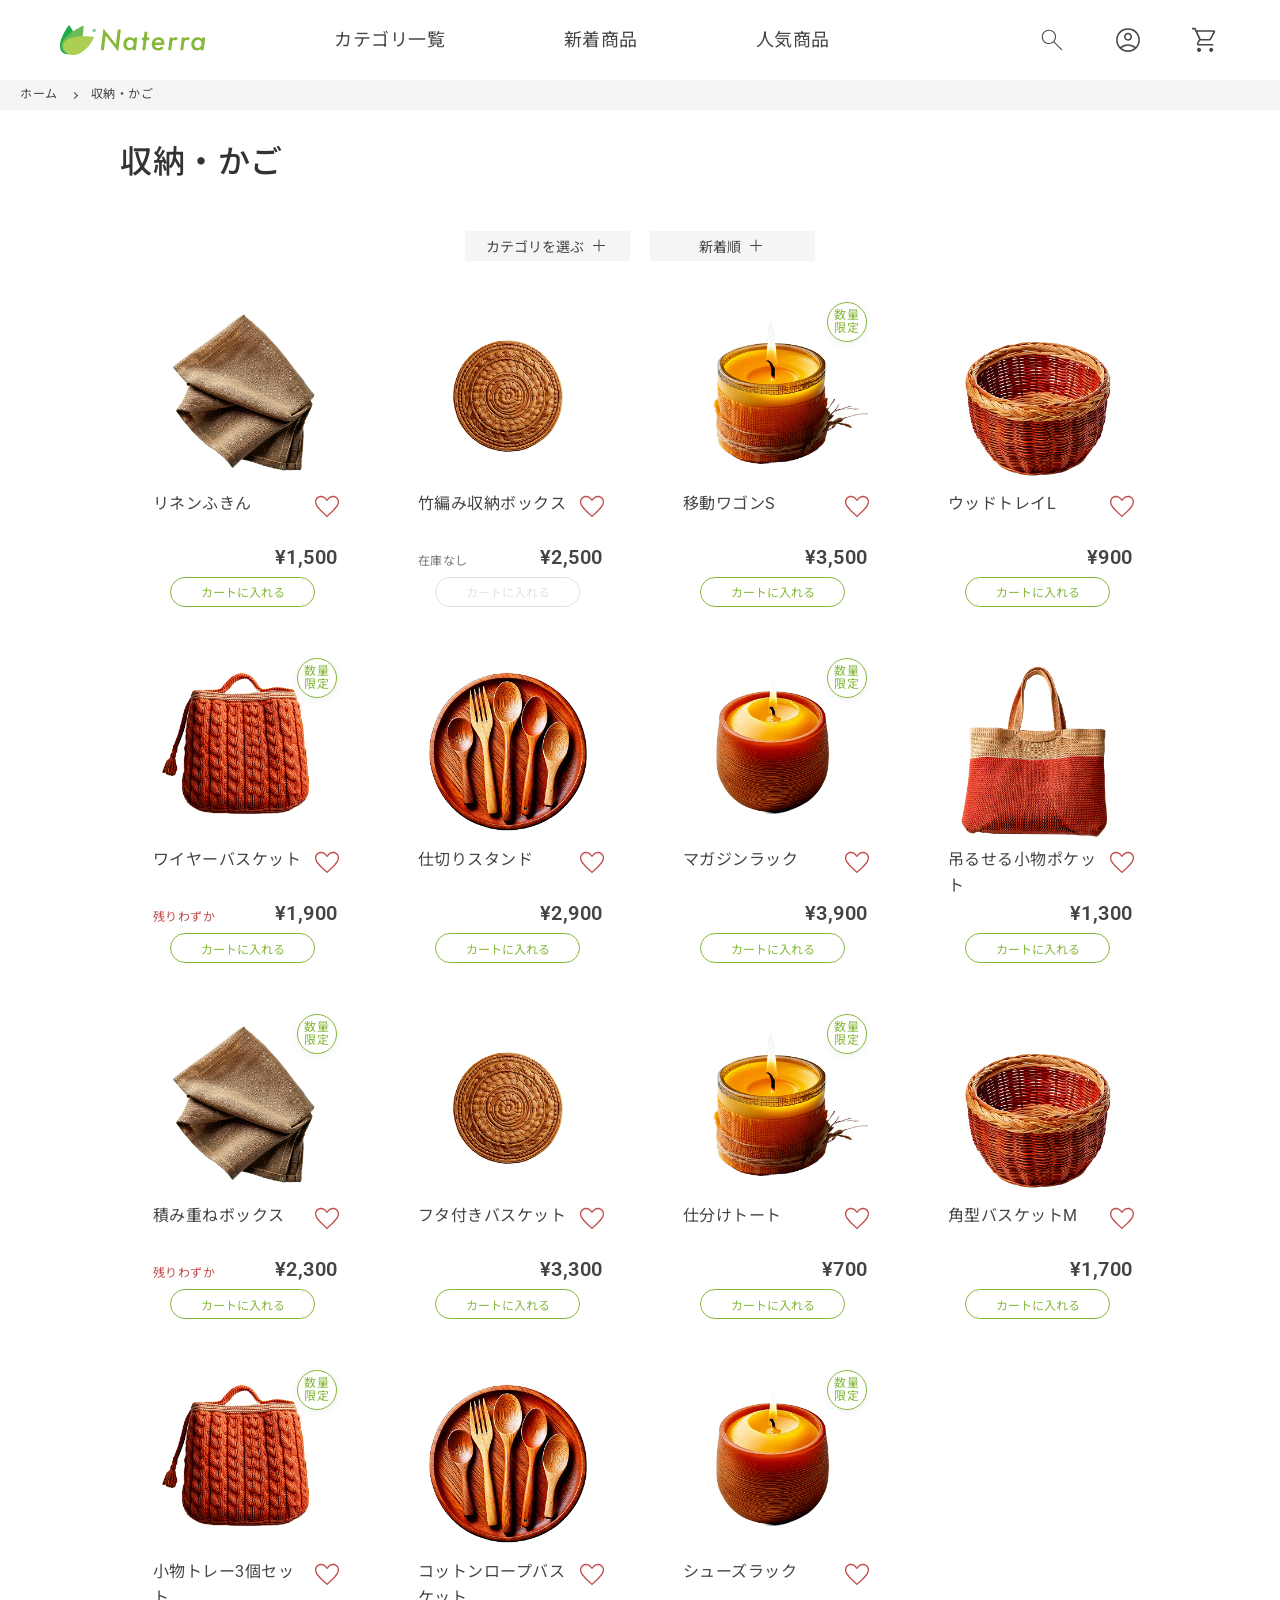
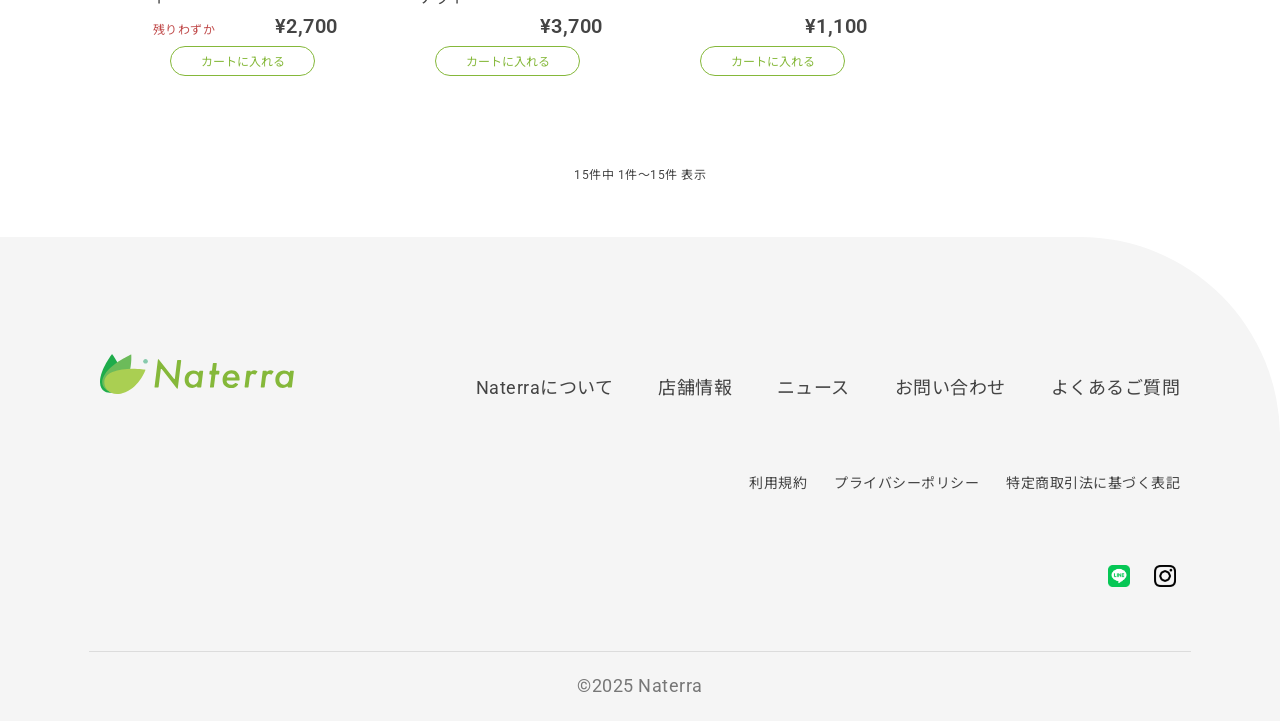
<file: products-storage.html>
<!doctype html>
<html lang="ja">
  <head>
    <meta charset="UTF-8" />
    <meta name="viewport" content="width=device-width, initial-scale=1.0" />
    <meta
      name="description"
      content="収納・かご | Naterra オンラインショップ"
    />
    <title>収納・かご | Naterra</title>

    <link rel="stylesheet" href="./assets/css/style.css" />
    <link rel="preconnect" href="https://fonts.googleapis.com" />
    <link
      href="https://fonts.googleapis.com/css2?family=Noto+Sans+JP:wght@300;400;500;700&family=Noto+Serif+JP:wght@200;300&family=Roboto:wght@300;400;600&display=swap"
      rel="stylesheet"
    />
    <link
      rel="icon"
      type="image/png"
      sizes="32x32"
      href="./assets/images/favicon/favicon-32x32.png"
    />
    <link
      rel="icon"
      type="image/png"
      sizes="48x48"
      href="./assets/images/favicon/favicon-48x48.png"
    />
    <link
      rel="apple-touch-icon"
      sizes="180x180"
      href="./assets/images/favicon/favicon-180x180.png"
    />
  </head>
  <body>
    <header>
      <div class="header__nav">
        <div class="header__left">
          <div class="header__hamburger sp">
            <button
              class="btn-trigger"
              id="btn03"
              data-nav-open
              aria-label="メニューを開閉"
              aria-expanded="false"
            >
              <span></span><span></span><span></span>
            </button>
          </div>
          <div class="header__logo">
            <a href="./index.html" class="header__logoLink">
              <img src="./assets/images/logo/logo-sp.svg" alt="Naterra" />
            </a>
          </div>
          <div class="header__textink pc">
            <a href="./products-all.html" class="">カテゴリ一覧</a>
          </div>
          <div class="header__textink pc">
            <a href="./products-new.html" class="">新着商品</a>
          </div>
          <div class="header__textink pc">
            <a href="./products-popular.html" class="">人気商品</a>
          </div>
        </div>
        <div class="header__tools">
          <div class="header__serch pc">
            <a href="#" class="header__serchLink">
              <img src="./assets/images/icon/search.svg" alt="検索" />
            </a>
          </div>
          <div class="header__login">
            <a href="#" class="header__LoginLink">
              <img src="./assets/images/icon/login.svg" alt="ログイン" />
            </a>
          </div>
          <div class="header__cart">
            <a href="./cart.html" class="header__CartLink">
              <img src="./assets/images/icon/cart.svg" alt="カート" />
              <span id="cartBadge" class="cartBadge" hidden></span>
            </a>
          </div>
        </div>
      </div>
    </header>

    <div class="navOverlay" data-nav-overlay hidden></div>
    <aside
      class="navDrawer"
      role="dialog"
      aria-modal="true"
      aria-hidden="true"
      data-nav-drawer
      hidden
    >
      <div class="navDrawer__panel">
        <nav class="navDrawer__body" aria-label="メニュー">
          <div class="menuSection">
            <h3 class="menuSection__title">商品</h3>
            <ul class="menuList" role="list">
              <li>
                <a class="menuItem" href="./products-all.html"
                  ><span>商品一覧</span></a
                >
              </li>
              <li>
                <a class="menuItem" href="./products-new.html"
                  ><span>新着商品</span></a
                >
              </li>
              <li>
                <a class="menuItem" href="./products-popular.html"
                  ><span>人気商品</span></a
                >
              </li>
              <li>
                <button
                  class="menuItem menuItem--toggle"
                  aria-expanded="false"
                  data-cat-toggle
                >
                  <span>カテゴリ一覧</span>
                  <svg class="chev" viewBox="0 0 20 20" aria-hidden="true">
                    <line
                      x1="4"
                      y1="10"
                      x2="16"
                      y2="10"
                      stroke="currentColor"
                      stroke-width="1"
                      stroke-linecap="round"
                    ></line>
                    <line
                      class="v"
                      x1="10"
                      y1="4"
                      x2="10"
                      y2="16"
                      stroke="currentColor"
                      stroke-width="1"
                      stroke-linecap="round"
                    ></line>
                  </svg>
                </button>
                <ul class="submenu" hidden>
                  <li>
                    <a
                      class="submenuItem submenuItem--thumb"
                      href="./products-fabric.html"
                      ><img
                        src="./assets/images/categories/fabric/fabric-330.jpg"
                        alt=""
                      /><span>布雑貨</span></a
                    >
                  </li>
                  <li>
                    <a
                      class="submenuItem submenuItem--thumb"
                      href="./products-kitchen.html"
                      ><img
                        src="./assets/images/categories/kitchen/kitchen-330.jpg"
                        alt=""
                      /><span>キッチン</span></a
                    >
                  </li>
                  <li>
                    <a
                      class="submenuItem submenuItem--thumb"
                      href="./products-interior.html"
                      ><img
                        src="./assets/images/categories/interior/interior-330.jpg"
                        alt=""
                      /><span>インテリア</span></a
                    >
                  </li>
                  <li>
                    <a
                      class="submenuItem submenuItem--thumb"
                      href="./products-relax.html"
                      ><img
                        src="./assets/images/categories/relax/relax-330.jpg"
                        alt=""
                      /><span>バス・リラックス</span></a
                    >
                  </li>
                  <li>
                    <a
                      class="submenuItem submenuItem--thumb"
                      href="./products-storage.html"
                      ><img
                        src="./assets/images/categories/storage/storage-330.jpg"
                        alt=""
                      /><span>収納・かご</span></a
                    >
                  </li>
                </ul>
              </li>
            </ul>
          </div>
          <div class="menuSection">
            <h3 class="menuSection__title">お店</h3>
            <ul class="menuList" role="list">
              <li>
                <a class="menuItem" href="./about.html"
                  ><span>Naterraについて</span></a
                >
              </li>
              <li>
                <a class="menuItem" href="./news.html"><span>ニュース</span></a>
              </li>
              <li>
                <a class="menuItem" href="./contact.html"
                  ><span>お問い合わせ</span></a
                >
              </li>
              <li>
                <a class="menuItem" href="./faq.html"
                  ><span>よくあるご質問</span></a
                >
              </li>
            </ul>
          </div>
          <div class="menuSNS">
            <a href="#"
              ><img src="./assets/images/sns/LINE_Brand_icon.png" alt="LINE"
            /></a>
            <a href="#"
              ><img
                src="./assets/images/sns/Instagram_Glyph_Black.png"
                alt="Instagram"
            /></a>
          </div>
        </nav>
      </div>
    </aside>

    <main>
      <div class="breadcrumb">
        <ul class="breadcrumb__list">
          <li><a href="./index.html">ホーム</a></li>
          <li><span></span></li>
          <li>収納・かご</li>
        </ul>
      </div>

      <section class="productsname" aria-labelledby="cat-title">
        <div class="products__ttl">
          <h2 id="cat-title" class="section__title">収納・かご</h2>
        </div>

        <div class="filterBar" aria-label="絞り込み・並び替え">
          <button
            type="button"
            class="filterBtn filterBtn--category"
            id="btnOpenCategories"
            aria-haspopup="dialog"
            aria-controls="sheetCategories"
            aria-expanded="false"
          >
            <span class="filterBtn__label">カテゴリを選ぶ</span>
            <span class="filterBtn__plus" aria-hidden="true"></span>
          </button>
          <button
            type="button"
            class="filterBtn filterBtn--sort"
            id="btnOpenSort"
            aria-haspopup="menu"
            aria-controls="menuSort"
            aria-expanded="false"
          >
            <span class="filterBtn__label" id="currentSortLabel">新着順</span>
            <span class="filterBtn__plus" aria-hidden="true"></span>
          </button>
        </div>

        <div class="filterOverlay" id="overlaySort" hidden></div>

        <aside
          class="categorySheet sortSheet"
          id="sheetSort"
          role="dialog"
          aria-modal="true"
          aria-labelledby="sortSheetTitle"
          hidden
        >
          <div class="categorySheet__bar">
            <h3 class="categorySheet__title" id="sortSheetTitle">並び替え</h3>
            <button
              type="button"
              class="categorySheet__close"
              id="btnCloseSort"
              aria-label="閉じる"
            >
              <span></span><span></span>
            </button>
          </div>

          <nav class="categorySheet__body" aria-label="並び替え一覧">
            <ul class="categorySheet__list" role="list">
              <li>
                <button
                  type="button"
                  class="sortSheet__item"
                  data-sort="new"
                  aria-pressed="true"
                >
                  <span>新着順</span>
                </button>
              </li>
              <li>
                <button
                  type="button"
                  class="sortSheet__item"
                  data-sort="priceAsc"
                  aria-pressed="false"
                >
                  <span>価格が安い順</span>
                </button>
              </li>
              <li>
                <button
                  type="button"
                  class="sortSheet__item"
                  data-sort="priceDesc"
                  aria-pressed="false"
                >
                  <span>価格が高い順</span>
                </button>
              </li>
              <li>
                <button
                  type="button"
                  class="sortSheet__item"
                  data-sort="popular"
                  aria-pressed="false"
                >
                  <span>人気順</span>
                </button>
              </li>
            </ul>
          </nav>
        </aside>

        <div class="filterOverlay" id="overlayCategories" hidden></div>
        <aside
          class="categorySheet"
          id="sheetCategories"
          role="dialog"
          aria-modal="true"
          aria-labelledby="categorySheetTitle"
          hidden
        >
          <div class="categorySheet__bar">
            <h3 class="categorySheet__title" id="categorySheetTitle">
              カテゴリ
            </h3>
            <button
              type="button"
              class="categorySheet__close"
              id="btnCloseCategories"
              aria-label="閉じる"
            >
              <span></span><span></span>
            </button>
          </div>
          <nav class="categorySheet__body" aria-label="カテゴリ一覧">
            <ul class="categorySheet__list" role="list">
              <li>
                <a class="categorySheet__item" href="./products-all.html"
                  >商品一覧</a
                >
              </li>
              <li>
                <a class="categorySheet__item" href="./products-new.html"
                  >新着商品</a
                >
              </li>
              <li>
                <a class="categorySheet__item" href="./products-popular.html"
                  >人気商品</a
                >
              </li>
              <li>
                <a
                  class="categorySheet__item categorySheet__item--thumb"
                  href="./products-fabric.html"
                  ><img
                    src="./assets/images/categories/fabric/fabric-330.jpg"
                    alt=""
                  /><span>布雑貨</span></a
                >
              </li>
              <li>
                <a
                  class="categorySheet__item categorySheet__item--thumb"
                  href="./products-kitchen.html"
                  ><img
                    src="./assets/images/categories/kitchen/kitchen-330.jpg"
                    alt=""
                  /><span>キッチン</span></a
                >
              </li>
              <li>
                <a
                  class="categorySheet__item categorySheet__item--thumb"
                  href="./products-interior.html"
                  ><img
                    src="./assets/images/categories/interior/interior-330.jpg"
                    alt=""
                  /><span>インテリア</span></a
                >
              </li>
              <li>
                <a
                  class="categorySheet__item categorySheet__item--thumb"
                  href="./products-relax.html"
                  ><img
                    src="./assets/images/categories/relax/relax-330.jpg"
                    alt=""
                  /><span>バス・リラックス</span></a
                >
              </li>
              <li>
                <a
                  class="categorySheet__item categorySheet__item--thumb"
                  href="./products-storage.html"
                  ><img
                    src="./assets/images/categories/storage/storage-330.jpg"
                    alt=""
                  /><span>収納・かご</span></a
                >
              </li>
            </ul>
          </nav>
        </aside>

        <ul
          id="productGridAll"
          class="productGrid"
          role="list"
          data-cat="storage"
        ></ul>
      </section>

      <template id="productCardTpl">
        <li class="productCard">
          <a
            href="./index.html"
            class="productCard__thumbWrap productCard__link"
          >
            <img class="productCard__thumb" alt="" />
            <span class="badge badge--limited" hidden>数量<br />限定</span>
          </a>
          <div class="productCard__rowA">
            <p class="productCard__name"></p>
            <button
              class="favBtn"
              type="button"
              aria-label="お気に入りに追加"
              aria-pressed="false"
              data-src-off="./assets/images/icon/favorite-off.svg"
              data-src-on="./assets/images/icon/favorite-on.svg"
            >
              <img
                class="favIcon"
                src="./assets/images/icon/favorite-off.svg"
                alt=""
                aria-hidden="true"
                width="32"
                height="32"
              />
            </button>
          </div>
          <div class="productCard__rowB">
            <p class="productCard__stock"></p>
            <p class="productCard__price"></p>
          </div>
          <div class="productCard__cta">
            <button type="button" class="btnCart" data-product-id="">
              カートに入れる
            </button>
          </div>
        </li>
      </template>

      <div class="products__pager">
        <p class="products__count" id="productsCount">0件中 0件〜0件 表示</p>
        <div class="pagination" aria-label="ページ送り">
          <ul id="paginationList"></ul>
        </div>
      </div>
    </main>

    <div class="cartOverlay" id="cartOverlay" hidden></div>
    <aside
      class="cartSheet"
      id="cartSheet"
      role="dialog"
      aria-modal="true"
      aria-labelledby="cartSheetTitle"
      hidden
    >
      <div class="cartSheet__bar">
        <button
          type="button"
          class="cartSheet__close"
          id="cartCloseBtn"
          aria-label="閉じる"
        >
          <span></span><span></span>
        </button>
        <h3 id="cartSheetTitle">カートに入れる</h3>
      </div>
      <div class="cartSheet__body">
        <h4 id="cartProductName" class="cartSheet__name"></h4>
        <div class="cartSheet__imgWrap">
          <img id="cartProductImg" alt="" />
        </div>
        <div class="cartQty">
          <button
            type="button"
            class="cartQty__btn"
            id="qtyMinus"
            aria-label="数量を1減らす"
          >
            <img
              class="reductionIcon"
              src="./assets/images/icon/reduction.svg"
              alt=""
              aria-hidden="true"
            />
          </button>
          <output id="qtyValue" class="cartQty__value" aria-live="polite"
            >1</output
          >
          <button
            type="button"
            class="cartQty__btn"
            id="qtyPlus"
            aria-label="数量を1増やす"
          >
            <img
              class="reductionIcon"
              src="./assets/images/icon/add.svg"
              alt=""
              aria-hidden="true"
            />
          </button>
        </div>
        <div class="cartPrimaryBtn__Container">
          <button type="button" class="cartAddBtn" id="addToCartBtn">
            カートに入れる
          </button>
        </div>
      </div>
    </aside>
    <aside
      class="cartConfirm"
      id="cartConfirm"
      role="dialog"
      aria-modal="true"
      aria-labelledby="cartConfirmTitle"
      hidden
    >
      <div class="cartSheet__bar">
        <button
          type="button"
          class="cartSheet__close"
          id="confirmCloseBtn"
          aria-label="閉じる"
        >
          <span></span><span></span>
        </button>
        <h3 id="cartConfirmTitle">カートに追加しました</h3>
      </div>
      <div class="cartConfirm__body">
        <p class="cartConfirm__row">
          カートの合計 <strong id="cartTotalCount">0</strong> 点
        </p>
        <p class="cartConfirm__row">
          税込 <strong id="cartTotalPrice">¥0</strong>
        </p>
      </div>
      <div class="cartPrimaryBtn__Container">
        <a href="./cart.html" class="cartPrimaryBtn cartPrimaryBtn--full"
          >カートを確認する</a
        >
      </div>
    </aside>

    <footer class="footer sp">
      <div class="footer__prev">
        <div class="footer__inner">
          <div class="footer__logo">
            <img src="./assets/images/logo/logo-sp.svg" alt="Naterra" />
          </div>
          <nav class="footer__nav">
            <ul class="navleft">
              <li><a href="./about.html">Naterraについて</a></li>
              <li><a href="./about.html">店舗情報</a></li>
              <li><a href="./news.html">ニュース</a></li>
              <li><a href="./contact.html">お問い合わせ</a></li>
              <li><a href="./faq.html">よくあるご質問</a></li>
            </ul>
            <ul class="navright">
              <li><a href="./index.html">利用規約</a></li>
              <li><a href="./index.html">特定商取引法に基づく表記</a></li>
              <li><a href="./index.html">プライバシーポリシー</a></li>
            </ul>
          </nav>
          <div class="footer__sns">
            <a href="#"
              ><img src="./assets/images/sns/LINE_Brand_icon.png" alt="LINE"
            /></a>
            <a href="#"
              ><img
                src="./assets/images/sns/Instagram_Glyph_Black.png"
                alt="Instagram"
            /></a>
          </div>
          <div class="copy__container">
            <p class="footer__copy">&copy;2025 Naterra</p>
          </div>
        </div>
      </div>
    </footer>

    <footer class="siteFooter pc">
      <div class="siteFooter__inner">
        <div class="siteFooter__top">
          <a class="footerLogo" href="/"
            ><img src="./assets/images/logo/logo-sp.svg" alt="Naterra"
          /></a>
          <nav class="footerNav" aria-label="フッターナビ">
            <ul class="footerNav__list">
              <li><a href="./about.html">Naterraについて</a></li>
              <li><a href="./shops.html">店舗情報</a></li>
              <li><a href="./news.html">ニュース</a></li>
              <li><a href="./contact.html">お問い合わせ</a></li>
              <li><a href="./faq.html">よくあるご質問</a></li>
            </ul>
          </nav>
        </div>
        <ul class="footerLegal">
          <li><a href="./terms.html">利用規約</a></li>
          <li><a href="./privacy.html">プライバシーポリシー</a></li>
          <li><a href="./tokusho.html">特定商取引法に基づく表記</a></li>
        </ul>
        <div class="footerSNS" aria-label="SNS">
          <a class="snsLink" href="#"
            ><img src="./assets/images/sns/LINE_Brand_icon.png" alt="LINE"
          /></a>
          <a class="snsLink" href="#"
            ><img
              src="./assets/images/sns/Instagram_Glyph_Black.png"
              alt="Instagram"
          /></a>
        </div>
        <div class="siteFooter__bottom">
          <p class="footerCopy">©2025 Naterra</p>
        </div>
      </div>
    </footer>

    <script src="./assets/js/utils.js" defer></script>
    <script src="./assets/js/main.js" defer></script>
    <script src="./assets/js/filter-sort-ui.js" defer></script>
    <script src="./assets/js/products-list.js" defer></script>
    <script src="./assets/js/cart-modal.js" defer></script>
  </body>
</html>
</file>
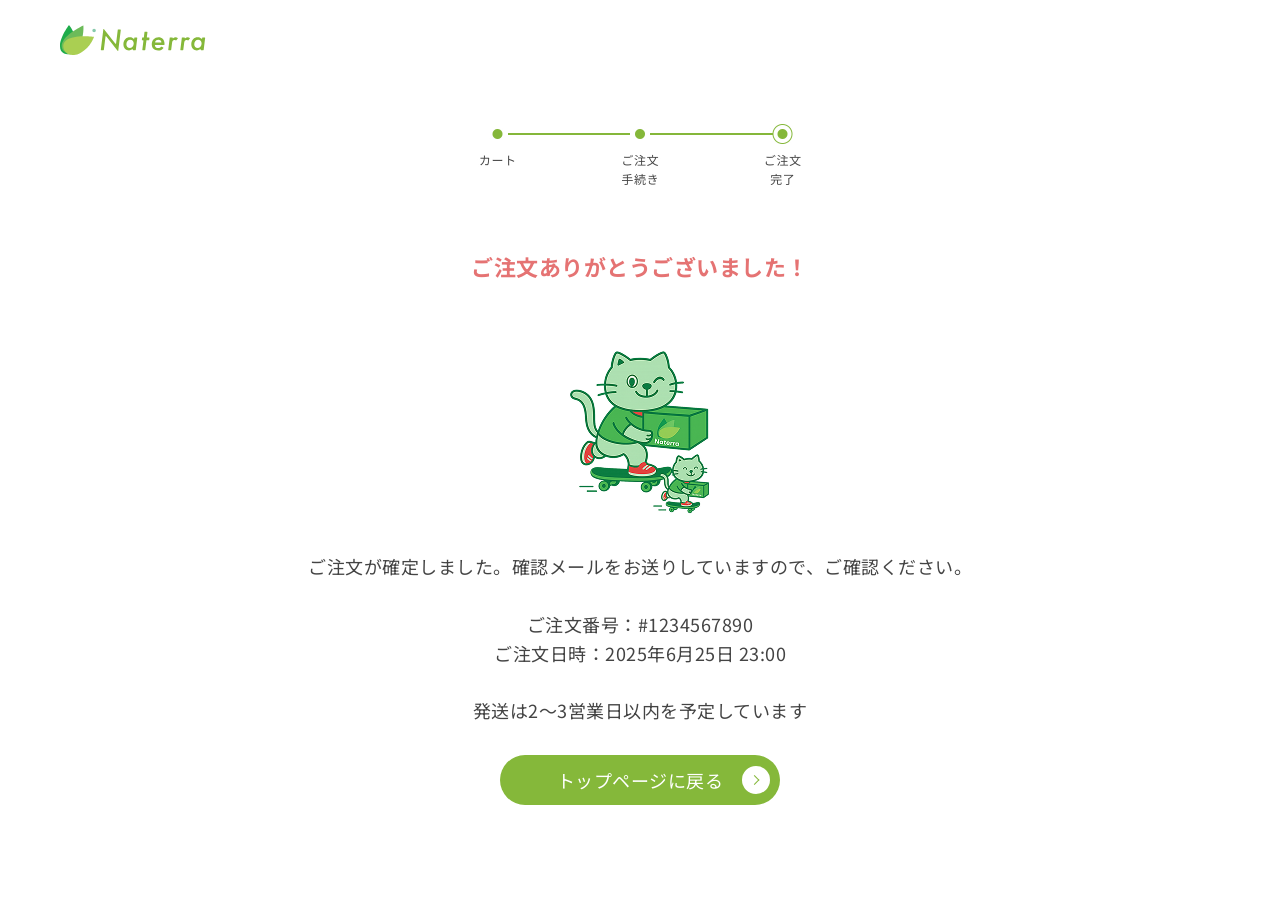
<file: thanks.html>
<!DOCTYPE html>
<html lang="ja">
<head>
  <meta charset="UTF-8" />
  <meta name="viewport" content="width=device-width, initial-scale=1.0, viewport-fit=cover" />
  <meta name="description" content="ご注文完了 | Naterra" />
  <title>ご注文完了 | Naterra</title>
  <link rel="stylesheet" href="./assets/css/style.css" />
  <link rel="stylesheet" href="./assets/css/cart.css" />
  <link rel="stylesheet" href="./assets/css/checkout.css" />
  <link rel="stylesheet" href="./assets/css/thanks.css" />
  <link href="https://fonts.googleapis.com/css2?family=Noto+Sans+JP:wght@300;400;500;700&family=Noto+Serif+JP:wght@200;300&family=Roboto:wght@300;400;600&display=swap" rel="stylesheet" />
  <link rel="icon" type="image/png" sizes="32x32" href="./assets/images/favicon/favicon-32x32.png"/>
  <link rel="icon" type="image/png" sizes="48x48" href="./assets/images/favicon/favicon-48x48.png"/>
  <link rel="apple-touch-icon" sizes="180x180" href="./assets/images/favicon/favicon-180x180.png"/>
</head>
<body class="no-sticky">
  <header>
    <div class="header__nav">
      <div class="header__left">
        <div class="header__logo">
          <a href="./index.html" class="header__logoLink">
            <img src="./assets/images/logo/logo-sp.svg" alt="Naterra"/>
          </a>
        </div>
      </div>
    </div>
  </header>

  <main>
    <div aria-label="購入フロー">
      <div class="stepper__grid">
        <figure><img src="./assets/images/other/steper03.jpg" alt="stepper"></figure>
      </div>
    </div>

    <section class="thanks__main">
      <h1>ご注文ありがとうございました！</h1>
      <img
        src="./assets/images/character/NaterraCat-238x238.png"
        srcset="./assets/images/character/NaterraCat-476x476.png 2x"
        alt="Naterra猫"
        width="238"
        height="238"
      />
      <div class="thanks__desc">
        ご注文が確定しました。確認メールをお送りしていますので、ご確認ください。<br><br>
        ご注文番号：#1234567890<br>
        ご注文日時：2025年6月25日 23:00<br><br>
        発送は2〜3営業日以内を予定しています
      </div>
      <div class="btnContainer"><a href="./index.html" class="btn thanksbtn">トップページに戻る</a></div>
    </section>
  </main>
</body>
</html>
</file>
<file: assets/css/style.css>
* {
  margin: 0;
  padding: 0;
  box-sizing: border-box;
}

button {
  cursor: pointer;
  font-family: inherit;
}

:root {
  --bg1: #ffffff;
  --bg2: #edf3e8;
  --mainColor: #85b83a;
  --accentColor: #c14d4d;
  --lightGray: #e2e2e2;
  --textColor: #444;
  --textttlColor: #333;
  --textGlayColor: #777;
  --fontLight: 300;
  --fontRegurlar: 400;
  --fontMedium: 500;
  --fontSemiBold: 600;
  --fontBold: 700;
  --failed: #a0a0a0;
}

html {
  font-size: 62.5%;
  max-width: 100%;
}

body {
  font-size: 1.6rem;
  font-family:
    "Roboto", "Noto Sans JP", "Hiragino Kaku Gothic ProN", "Meiryo", sans-serif;
  color: var(--textColor);
  font-weight: var(--fontRegurlar);
  letter-spacing: 0.05rem;
  line-height: 1.6;
}

h2 {
  color: var(--textttlColor);
  font-size: 2.8rem;
  font-weight: 500;
}

.sp {
  display: block;
}

.pc {
  display: none;
}

/* =========================
   Header
========================= */

header {
  position: sticky;
  top: 0;
  z-index: 1000;
  background: var(--bg1);
}

body.no-sticky header {
  position: static;
}

.header__nav {
  height: 70px;
  display: flex;
  align-items: center;
  justify-content: space-between;
}

.header__left {
  display: flex;
  align-items: center;
  margin-left: 10px;
}

.header__tools {
  display: flex;
  align-items: center;
  margin-right: 10px;
}

.header__hamburger {
  display: flex;
  align-items: center;
  justify-content: center;
  width: 50px;
  height: 50px;
}

.header__hamburgerBtn {
  width: 30px;
  height: 30px;
  border: 0;
  background: none;
  color: #444;
  cursor: pointer;
}

.header__logo img,
.header__serch img,
.header__login img,
.header__cart img {
  display: block;
  padding: 10px;
}

.header__cart {
  position: relative;
}

.cartBadge {
  position: absolute;
  top: 3px;
  right: 5px;
  min-width: 20px;
  height: 20px;
  border-radius: 50%;
  background: var(--accentColor);
  color: #fff;
  font-size: 1.4rem;
  line-height: 150%;
  text-align: center;
  display: inline-block;
}

#cartBadge[hidden],
.cartBadge[hidden] {
  display: none !important;
}

/* =========================
   Navigation Drawer
========================= */

.navOverlay[hidden],
.navDrawer[hidden] {
  display: none !important;
}

.navOverlay {
  position: fixed;
  left: 0;
  right: 0;
  top: 70px;
  bottom: 0;
  background: rgba(0, 0, 0, 0.24);
  opacity: 0;
  pointer-events: none;
  transition: opacity 0.3s ease;
  z-index: 2000;
}

.navOverlay.is-open {
  opacity: 1;
  pointer-events: auto;
}

.navDrawer {
  position: fixed;
  left: 0;
  right: auto;
  top: 70px;
  bottom: 0;
  width: min(720px, 100%);
  background: var(--bg1);
  display: grid;
  grid-template-rows: auto 1fr;
  opacity: 0;
  pointer-events: none;
  transition: opacity 0.3s ease;
  z-index: 3001;
  overflow: auto;
  overscroll-behavior: contain;
  -webkit-overflow-scrolling: touch;
}

.navDrawer.is-open {
  opacity: 1;
  pointer-events: auto;
}

html.is-nav-open {
  overflow: hidden;
}

.header__hamburgerBtn .hambIcon line {
  transition:
    transform 0.22s ease,
    opacity 0.22s ease;
  transform-origin: 12px 12px;
  stroke-linecap: round;
}

html.is-nav-open .header__hamburgerBtn[data-nav-open] .b1 {
  transform: translateY(6px) rotate(45deg);
}

html.is-nav-open .header__hamburgerBtn[data-nav-open] .b2 {
  opacity: 0;
}

html.is-nav-open .header__hamburgerBtn[data-nav-open] .b3 {
  transform: translateY(-6px) rotate(-45deg);
}

.menuSection {
  background: var(--bg1);
}

.menuSection__title {
  font-size: 13px;
  font-weight: 700;
  padding: 5px 20px;
}

.menuList {
  list-style: none;
  background: var(--bg2);
}

.menuItem {
  display: flex;
  align-items: center;
  height: 50px;
  gap: 10px;
  width: 100%;
  padding: 10px 20px;
  border-bottom: 1px solid #fff;
  color: var(--textColor);
  text-decoration: none;
  background: transparent;
}

.menuItem .chev {
  width: 20px;
  height: 20px;
  margin-left: auto;
  color: #444;
}

.menuItem--toggle {
  border: 0;
  font-size: 1.6rem;
  background: var(--bg2);
}

.menuItem--toggle .chev .v {
  transform-box: fill-box;
  transform-origin: 50% 50%;
  transition:
    transform 0.18s ease,
    opacity 0.18s ease;
  opacity: 1;
}

.menuItem--toggle[aria-expanded="true"] .chev .v {
  transform: scaleY(0);
  opacity: 0;
}

.submenu {
  list-style: none;
  margin: 0;
  padding: 0;
  background: #edf3e8;
  overflow: hidden;
  max-height: 0;
  opacity: 0;
  transition:
    max-height 0.28s ease,
    opacity 0.28s ease;
  will-change: max-height, opacity;
}

.submenu.is-open {
  opacity: 1;
}

.submenuItem {
  display: flex;
  align-items: center;
  gap: 10px;
  text-decoration: none;
  color: var(--textColor);
  padding-right: 20px;
  border-top: 1px solid #fff;
  background: #e3eadb;
}

.submenuItem:hover {
  background: #e8efe3;
}

.submenuItem--thumb img {
  width: 50px;
}

.submenuItem .chev {
  width: 20px;
  height: 20px;
  margin-left: auto;
  color: #444;
}

.menuSNS {
  display: flex;
  justify-content: center;
  padding: 30px 0;
  gap: 30px;
}

.menuSNS a {
  display: inline-flex;
  align-items: center;
  justify-content: center;
}

.menuSNS img {
  width: 30px;
  height: auto;
}

/* =========================
   Hamburger
========================= */

.btn-trigger {
  position: relative;
  width: 21px;
  height: 16px;
  cursor: pointer;
  border: none;
  background: none;
  padding: 0;
}

.btn-trigger span {
  position: absolute;
  left: 0;
  width: 100%;
  height: 2px;
  background-color: var(--textColor);
  border-radius: 1px;
}

.btn-trigger,
.btn-trigger span {
  display: inline-block;
  transition: all 0.4s ease;
  box-sizing: border-box;
}

.btn-trigger span:nth-of-type(1) {
  top: 0;
}

.btn-trigger span:nth-of-type(2) {
  top: 7px;
}

.btn-trigger span:nth-of-type(3) {
  bottom: 0;
}

#btn03.active {
  transform: rotate(360deg);
}

#btn03.active span:nth-of-type(1) {
  transform: translateY(7px) rotate(-45deg);
}

#btn03.active span:nth-of-type(2) {
  transform: translateY(0) rotate(45deg);
}

#btn03.active span:nth-of-type(3) {
  opacity: 0;
}

/* =========================
   Key Visual / News
========================= */

.keyVisual {
  max-width: 780px;
  aspect-ratio: 1 / 1;
  background-image: -webkit-image-set(
    url(../images/keyvisual/keyvisual-390.webp) 1x,
    url(../images/keyvisual/keyvisual-780.webp) 2x
  );
  background-image: image-set(
    url(../images/keyvisual/keyvisual-390.webp) 1x,
    url(../images/keyvisual/keyvisual-780.webp) 2x
  );
  background-size: cover;
  display: flex;
  align-items: center;
  justify-content: center;
}

.keyVisual h1 {
  font-family: "Noto Serif JP", serif;
  font-size: 3.2rem;
  color: #fff;
  font-weight: 200;
  letter-spacing: 0.2em;
  text-shadow:
    0 0 1px rgba(0, 0, 0, 0.95),
    0 1px 2px rgba(0, 0, 0, 0.9);
  padding-left: 30px;
}

.news__item {
  display: flex;
  align-items: center;
  justify-content: left;
  background-color: var(--bg2);
  height: auto;
  padding: 10px;
  gap: 10px;
  border-radius: 0 0 20px 20px;
}

.news__icon img {
  display: block;
}

.news__content {
  display: grid;
  grid-template-rows: auto;
}

.news__title {
  font-size: 1.4rem;
}

.news__date {
  font-size: 1.2rem;
  color: var(--textGlayColor);
}

/* =========================
   Products
========================= */

.products {
  margin: 60px 20px 0 20px;
}

.products__ttl {
  display: grid;
  grid-template-columns: 1fr auto;
  align-items: baseline;
  justify-content: space-between;
}

.moreLink {
  display: inline-flex;
  align-items: baseline;
  gap: 5px;
  font-size: 1.3rem;
  font-weight: 500;
  color: var(--textColor);
  text-decoration: none;
}

.moreLink__text {
  font-size: 1.3rem;
  font-weight: 500;
  line-height: 1;
  transition:
    color 0.25s ease,
    text-shadow 0.25s ease;
}

.moreLink img {
  width: 1em;
  height: 1em;
}

.section__title {
  display: inline-block;
  vertical-align: baseline;
  line-height: 1.4;
  margin: 0;
}

.moreLink span {
  display: inline-block;
  box-sizing: border-box;
  width: 0.65em;
  height: 0.65em;
  border-top: 1px solid currentColor;
  border-right: 1px solid currentColor;
  transform: translateY(-0.5px) rotate(45deg);
  transform-origin: center;
  line-height: 1;
  transition:
    color 0.25s ease,
    text-shadow 0.25s ease;
}

.moreLink:visited {
  color: var(--textColor);
}

.moreLink:hover {
  color: var(--mainColor, #85b83a);
  font-size: 1.3rem;
  font-weight: 500;
  vertical-align: baseline;
  transition: all 0.25s ease-in-out;
}

.productGrid {
  display: flex;
  flex-wrap: wrap;
  gap: 20px;
  justify-content: space-between;
  padding: 30px 0;
  margin: 0 auto;
}

.productCard {
  display: flex;
  flex-direction: column;
  align-items: flex-start;
  justify-content: flex-start;
  width: 165px;
  max-width: 200px;
  list-style: none;
}

.productCard__link {
  color: var(--textColor);
  text-decoration: none;
}

.productCard__thumbWrap {
  position: relative;
  display: block;
  width: 100%;
}

.productCard__thumb {
  display: block;
  width: 100%;
  height: auto;
}

.productCard__rowA {
  display: grid;
  align-items: start;
  grid-template-columns: 1fr auto;
  gap: 5px;
  width: 100%;
  margin: 0 5px;
}

.productCard__name {
  font-size: 1.4rem;
  line-height: 1.6;
  overflow: hidden;
  display: -webkit-box;
  -webkit-box-orient: vertical;
  -webkit-line-clamp: 2;
  line-clamp: 2;
  min-height: calc(1.6em * 2);
}

.productCard__rowB {
  display: grid;
  grid-template-columns: 1fr auto;
  align-items: end;
  width: 100%;
  padding: 5px 0 0 5px;
}

.productCard__stock {
  font-size: 1.2rem;
  line-height: 1;
  white-space: nowrap;
  min-height: 1em;
}

.productCard__stock--low {
  color: var(--accentColor);
}

.productCard__stock--none {
  color: var(--textGlayColor);
}

.productCard__price {
  font-size: 2rem;
  font-weight: 600;
  line-height: 1;
}

.productCard__cta {
  display: flex;
  justify-content: center;
  margin: 10px 0;
  width: 100%;
}

.favBtn {
  width: 32px;
  height: 32px;
  padding: 0;
  border: 0;
  background: none;
  line-height: 0;
  cursor: pointer;
}

.badge {
  position: absolute;
  right: 1px;
  top: 1px;
  display: inline-flex;
  align-items: center;
  justify-content: center;
  width: 40px;
  height: 40px;
  border-radius: 50%;
  font-size: 1.2rem;
  line-height: 110%;
  background: #fff;
  color: var(--mainColor);
  border: 1px solid var(--mainColor);
  box-shadow: 0 2px 8px rgba(0, 0, 0, 0.06);
}

.badge--limited {
  background: #fff;
  color: var(--mainColor);
  border: 1px solid var(--mainColor);
}

.badge[hidden] {
  display: none !important;
}

/* =========================
   Common buttons
========================= */

.btn {
  display: flex;
  justify-content: center;
  align-items: center;
  min-width: 280px;
  height: 50px;
  margin: 0 35px;
  color: #fff;
  background: var(--mainColor);
  border-radius: 9999px;
  text-decoration: none;
  border: none;
  position: relative;
}

.btn::after {
  content: "";
  position: absolute;
  right: 10px;
  top: 50%;
  transform: translateY(-50%);
  width: 28px;
  height: 28px;
  border-radius: 50%;
  background: #fff;
  z-index: 1;
}

.btn::before {
  content: "";
  position: absolute;
  right: 22px;
  top: 50%;
  transform: translateY(-50%) rotate(-45deg);
  width: 6px;
  height: 6px;
  border-right: 1px solid var(--mainColor);
  border-bottom: 1px solid var(--mainColor);
  z-index: 2;
}

.btnContainer {
  display: flex;
  justify-content: center;
  align-items: center;
}

.btnCart {
  display: inline-flex;
  align-items: center;
  justify-content: center;
  width: 145px;
  height: 30px;
  padding: 10px;
  border-radius: 50px;
  border: 1px solid var(--mainColor);
  background: #fff;
  color: var(--mainColor);
  font-size: 1.2rem;
  transition:
    background-color 0.18s ease,
    color 0.18s ease,
    border-color 0.18s ease,
    transform 0.02s ease;
}

.btnCart:hover {
  background: var(--mainColor);
  color: #fff;
}

.btnCart:active {
  transform: translateY(1px);
}

.btnCart[disabled],
.btnCart.is-disabled {
  border-color: var(--lightGray);
  color: #bbb;
  cursor: not-allowed;
  pointer-events: none;
}

.btnCart.is-disabled,
.btnCart:disabled {
  background: #ccc;
  color: #fff;
  cursor: not-allowed;
  opacity: 0.7;
  border: none;
}

.btnCart.is-disabled img,
.btnCart:disabled img,
.btnCart.is-disabled svg,
.btnCart:disabled svg {
  filter: grayscale(1) brightness(0.7);
  opacity: 0.7;
}

.btnCart.is-disabled::before,
.btnCart:disabled::before {
  border-color: #bbb;
  opacity: 0.7;
}

.productCard .btnCart.is-disabled,
.productCard .btnCart:disabled {
  background: white;
  color: var(--lightGray);
  border: 1px solid var(--lightGray);
  cursor: not-allowed;
  opacity: 1;
}

/* =========================
   Categories
========================= */

.categories {
  margin: 90px 20px;
}

.categories__list {
  display: flex;
  gap: 5px;
  overflow-x: auto;
  scroll-snap-type: x mandatory;
  -webkit-overflow-scrolling: touch;
  padding-top: 20px;
  padding-bottom: 10px;
  margin: 0 -20px;
}

.categories__item {
  flex: 0 0 auto;
  scroll-snap-align: start;
  width: 165px;
  overflow: hidden;
}

.categories__item img {
  width: 100%;
  height: auto;
  display: block;
}

.categories__name {
  display: flex;
  align-items: center;
  justify-content: center;
  color: #fff;
  text-shadow: 0 0 2px #2b2b2b;
  transition:
    transform 0.3s,
    color 0.3s;
}

.categories__fabric,
.categories__kitchen,
.categories__interior,
.categories__relax,
.categories__storage {
  position: relative;
  width: 165px;
  aspect-ratio: 1 / 1;
  background-size: cover;
  display: flex;
  align-items: flex-end;
  justify-content: center;
  text-decoration: none;
  overflow: hidden;
}

.categories__fabric {
  background-image: -webkit-image-set(
    url(../images/categories/fabric/fabric-165.jpg) 1x,
    url(../images/categories/fabric/fabric-330.jpg) 2x
  );
}

.categories__kitchen {
  background-image: -webkit-image-set(
    url(../images/categories/kitchen/kitchen-165.jpg) 1x,
    url(../images/categories/kitchen/kitchen-330.jpg) 2x
  );
}

.categories__interior {
  background-image: -webkit-image-set(
    url(../images/categories/interior/interior-165.jpg) 1x,
    url(../images/categories/interior/interior-330.jpg) 2x
  );
}

.categories__relax {
  background-image: -webkit-image-set(
    url(../images/categories/relax/relax-165.jpg) 1x,
    url(../images/categories/relax/relax-330.jpg) 2x
  );
}

.categories__storage {
  background-image: -webkit-image-set(
    url(../images/categories/storage/storage-165.jpg) 1x,
    url(../images/categories/storage/storage-330.jpg) 2x
  );
}

/* =========================
   About
========================= */

.about {
  margin-top: 90px;
  position: relative;
  overflow: hidden;
}

.about__card {
  position: relative;
  background: var(--bg2);
  border-radius: 0 100px 0 0;
  padding: 60px 0;
  overflow: hidden;
}

.about__title {
  text-align: center;
  margin-bottom: 40px;
}

.about__title span {
  font-weight: 700;
}

.about__subtitle {
  font-weight: var(--fontMedium);
  font-size: 2rem;
  text-align: center;
  margin-bottom: 20px;
}

.about__text {
  display: flex;
  justify-content: center;
  line-height: 1.9;
  padding: 0 20px;
  margin: 0 auto;
}

.about__gallery {
  position: relative;
  display: grid;
  margin: 30px 0 20px 0;
}

.about__photo {
  overflow: hidden;
}

.about__photo img {
  display: block;
  width: 100%;
  object-fit: cover;
}

.about__photoA.sp {
  border-radius: 0 50px 0 50px;
  width: calc(290 / 390 * 100%);
  margin-left: 20px;
}

.about__photoB.sp {
  border-radius: 50px 0 50px 0;
  width: calc(210 / 390 * 100%);
  margin-left: auto;
  transform: translateY(-20%);
}

.about__photoC.sp {
  border-radius: 0 50px 0 50px;
  width: calc(230 / 390 * 100%);
}

.about__caption {
  text-align: center;
  margin: 30px;
}

.decor-circle {
  position: absolute;
  border-radius: 50%;
  background: #87caac;
}

.c1 {
  width: 12px;
  height: 12px;
  top: 36%;
  right: 9%;
}

.c2 {
  width: 28px;
  height: 28px;
  top: 54%;
  left: 7%;
}

.c3 {
  width: 23px;
  height: 23px;
  bottom: 25%;
  right: 10%;
}

.c4 {
  width: 12px;
  height: 12px;
  bottom: 23%;
  right: 17%;
}

/* =========================
   FAQ
========================= */

.faq__prevcl {
  background: var(--bg2);
}

.faq__card {
  position: relative;
  background: var(--bg1);
  border-radius: 0 100px 0 0;
  padding: 60px calc(20 / 390 * 100%) 90px calc(20 / 390 * 100%);
  overflow: hidden;
}

.faq__title {
  text-align: center;
  margin-bottom: 30px;
}

.faq__item {
  border-top: 1px solid #e2e2e2;
}

.faq__item:last-of-type {
  border-bottom: 1px solid #e6e6e6;
}

.faq__q {
  list-style: none;
  cursor: pointer;
  display: block;
  position: relative;
  padding: 20px 0;
}

.faq__q::-webkit-details-marker {
  display: none;
}

.faq__q::marker {
  content: "";
}

.faq__q::after {
  content: "";
  position: absolute;
  right: 0;
  top: 50%;
  width: 10px;
  height: 10px;
  border-right: 1px solid #444;
  border-bottom: 1px solid #444;
  transform: translateY(-50%) rotate(45deg);
  transition:
    transform 0.2s ease,
    border-color 0.2s ease;
}

.faq__item[open] .faq__q::after {
  transform: translateY(-50%) rotate(-135deg);
}

.faq__a {
  font-size: 1.4rem;
  margin-bottom: 30px;
}

.faq__btnContainer {
  margin-top: 60px;
  display: flex;
  justify-content: center;
  align-items: center;
}

/* =========================
   Footer
========================= */

.footer__prev {
  background: var(--bg1);
}

.footer__inner {
  background: #f5f5f5;
  border-radius: 0 100px 0 0;
  padding: 90px 20px 0;
  text-align: center;
}

.footer__logo img {
  height: 40px;
  margin-bottom: 30px;
}

.footer__nav {
  display: flex;
  align-items: flex-end;
  justify-content: space-between;
  margin-bottom: 30px;
}

.footer__nav .navleft {
  list-style: none;
  text-align: left;
}

.footer__nav .navright {
  font-size: 1.3rem;
  list-style: none;
  text-align: left;
}

.footer__nav li {
  margin-bottom: 15px;
}

.footer__nav a {
  color: var(--textColor);
  text-decoration: none;
}

.footer__sns {
  display: flex;
  justify-content: center;
  gap: 30px;
  margin: 20px 0;
}

.footer__sns img {
  width: 30px;
  height: 30px;
  display: block;
}

.copy__container {
  padding: 20px 0;
  border-top: 1px solid #d0d0d0;
}

.footer__copy {
  font-size: 1.4rem;
  color: var(--textGlayColor);
}

/* =========================
   Breadcrumb / Pager
========================= */

.productsname {
  margin: 0 20px;
}

.productsname .products__ttl {
  padding: 30px 0;
}

.breadcrumb__list {
  height: 30px;
  background-color: #f5f5f5;
  list-style: none;
  display: flex;
  align-items: center;
  gap: 1rem;
  font-size: 1.2rem;
  padding: 0 20px;
  overflow-x: auto;
  overflow-y: hidden;
  -webkit-overflow-scrolling: touch;
  scrollbar-width: none;
  white-space: nowrap;
}

.breadcrumb__list::-webkit-scrollbar {
  display: none;
}

.breadcrumb__list li {
  display: flex;
  align-items: center;
  flex: 0 0 auto;
}

.breadcrumb__list li a {
  text-decoration: none;
  color: var(--textColor);
}

.breadcrumb__list li span {
  display: inline-block;
  width: 5px;
  height: 5px;
  border-top: 1px solid var(--textColor);
  border-right: 1px solid var(--textColor);
  transform: rotate(45deg);
  margin: 0 4px;
}

#breadcrumbCurrent {
  max-width: none;
  overflow: visible;
  text-overflow: clip;
  white-space: nowrap;
}

.products__pager {
  display: flex;
  flex-direction: column;
  align-items: center;
  gap: 1.2rem;
  margin: 40px 0;
}

.products__count {
  font-size: 1.2rem;
  text-align: center;
}

.pagination {
  width: 100%;
  display: flex;
  justify-content: center;
}

.pagination ul {
  list-style: none;
  display: flex;
  align-items: center;
  justify-content: center;
  gap: 2.5rem;
  font-size: 1.2rem;
  padding: 0;
  margin: 0;
}

.pagination ul li {
  min-width: 24px;
  text-align: center;
}

.pagination a,
.pagination span {
  display: inline-flex;
  align-items: center;
  justify-content: center;
  min-width: 20px;
  height: 28px;
  padding: 0 0.4rem;
  text-decoration: none;
  line-height: 1;
  color: var(--textColor);
  transition:
    color 0.2s ease,
    background-color 0.2s ease;
}

.pagination a:hover {
  color: var(--mainColor);
}

.pagination .is-current {
  font-weight: 700;
  border-bottom: 1px solid var(--textColor);
  pointer-events: none;
  cursor: default;
}

.pagination .is-disabled {
  color: var(--textGlayColor);
  opacity: 0.45;
  pointer-events: none;
  cursor: not-allowed;
}

.pagination .arrow {
  font-size: 1.6rem;
  font-weight: 400;
  line-height: 1;
}

/* =========================
   Filter / Sort
========================= */

.products__controls {
  display: grid;
  grid-template-columns: 1fr 1fr;
  gap: 2.4rem;
  padding: 0 20px;
  margin: 16px 0 8px;
}

.uiSelect {
  position: relative;
  display: block;
  width: 100%;
  background: #eee;
  border-radius: 8px;
  padding: 14px 16px;
  cursor: pointer;
  user-select: none;
}

.uiSelect select {
  position: absolute;
  inset: 0;
  width: 100%;
  height: 100%;
  opacity: 0;
  appearance: none;
  cursor: pointer;
}

.uiSelect__label {
  display: inline-flex;
  align-items: center;
  justify-content: center;
  width: 100%;
  font-size: 1.6rem;
  color: var(--textColor);
  letter-spacing: 0.06em;
}

.uiSelect::after {
  content: "";
  position: absolute;
  right: 14px;
  top: 50%;
  width: 10px;
  height: 10px;
  border-right: 2px solid var(--textColor);
  border-bottom: 2px solid var(--textColor);
  transform: translateY(-60%) rotate(45deg);
  pointer-events: none;
}

.uiSelect:first-child::before {
  content: "+";
  position: absolute;
  right: 36px;
  top: 50%;
  transform: translateY(-52%);
  font-size: 1.8rem;
  color: var(--textColor);
  opacity: 0.55;
  pointer-events: none;
}

.filterBar {
  display: flex;
  gap: 2rem;
  align-items: center;
  justify-content: center;
}

.filterBtn {
  flex: 1 1 0;
  display: flex;
  align-items: center;
  justify-content: center;
  gap: 5px;
  height: 30px;
  max-width: 165px;
  background: #f5f5f5;
  border-radius: 2px;
  border: 1px solid #f5f5f5;
  color: var(--textColor);
  font-size: 1.4rem;
}

.filterBtn__chev,
.filterBtn__plus {
  position: relative;
  width: 20px;
  height: 20px;
  display: inline-block;
  color: #444;
}

.filterBtn__chev::before,
.filterBtn__chev::after,
.filterBtn__plus::before,
.filterBtn__plus::after {
  content: "";
  position: absolute;
  inset: 0;
  margin: auto;
  width: 12px;
  height: 1px;
  background: currentColor;
  border-radius: 2px;
  transition:
    transform 0.18s ease,
    opacity 0.18s ease;
}

.filterBtn__chev::after,
.filterBtn__plus::after {
  transform: rotate(90deg);
}

.filterBtn[aria-expanded="true"] .filterBtn__chev::after,
.filterBtn[aria-expanded="true"] .filterBtn__plus::after {
  transform: rotate(0deg);
  opacity: 0;
}

.sortMenu {
  position: absolute;
  z-index: 2100;
  width: min(600px, calc(100% - 40px));
  left: 20px;
  right: 20px;
  margin-top: 0.8rem;
  background: #f5f5f5;
  border-radius: 5px;
  opacity: 0;
  transform: translateY(-4px);
  pointer-events: none;
  transition:
    opacity 0.18s ease,
    transform 0.18s ease;
}

.sortMenu.is-open {
  opacity: 1;
  transform: translateY(0);
  pointer-events: auto;
}

.sortMenu__item {
  display: flex;
  height: 60px;
  width: 100%;
  text-align: left;
  align-items: center;
  background: none;
  border: 0;
  padding: 10px 20px;
  font-size: 1.6rem;
  color: var(--textColor);
  gap: 20px;
  cursor: pointer;
}

.sortMenu__item[aria-checked="true"] {
  font-weight: 700;
}

.sortMenu__item + .sortMenu__item {
  margin-top: 0.4rem;
}

.sortMenu__check {
  display: block;
  width: 40px;
}

.sortMenu__item[aria-checked="true"] .sortMenu__check::before {
  content: "";
  display: block;
  width: 40px;
  height: 40px;
  background: url("../images/icon/check.svg") no-repeat center / contain;
}

.filterOverlay {
  position: fixed;
  left: 0;
  right: 0;
  top: 0;
  bottom: 0;
  background: rgba(0, 0, 0, 0.24);
  opacity: 0;
  pointer-events: none;
  transition: opacity 0.22s ease;
  z-index: 2200;
}

.filterOverlay.is-open {
  opacity: 1;
  pointer-events: auto;
}

.categorySheet {
  position: fixed;
  left: 50%;
  top: 50px;
  width: 350px;
  transform: translate(-50%, 6px);
  background: var(--bg1);
  border-radius: 5px;
  box-shadow: 0 10px 28px rgba(0, 0, 0, 0.12);
  z-index: 2201;
  opacity: 0;
  pointer-events: none;
  transition:
    opacity 0.22s ease,
    transform 0.22s ease;
  display: grid;
  grid-template-rows: auto 1fr;
  overflow: hidden;
}

.categorySheet.is-open {
  opacity: 1;
  transform: translate(-50%, 0);
  pointer-events: auto;
}

.categorySheet__bar {
  background: var(--bg2);
  display: flex;
  align-items: center;
  justify-content: center;
  position: relative;
  padding: 20px 20px;
}

.categorySheet__title {
  font-size: 2rem;
  font-weight: 700;
}

.categorySheet__close {
  position: absolute;
  left: 20px;
  top: 50%;
  transform: translateY(-50%);
  width: 30px;
  height: 30px;
  border: 0;
  background: none;
  cursor: pointer;
}

.categorySheet__close span {
  position: absolute;
  left: 2px;
  right: 2px;
  top: 14px;
  height: 2px;
  background: #444;
  border-radius: 1px;
}

.categorySheet__close span:first-child {
  transform: rotate(45deg);
}

.categorySheet__close span:last-child {
  transform: rotate(-45deg);
}

.categorySheet__body {
  overflow: hidden;
}

.categorySheet__list {
  list-style: none;
  margin: 0;
  padding: 0;
}

.categorySheet__item {
  display: flex;
  align-items: center;
  gap: 16px;
  padding: 15px 20px;
  height: 62px;
  border-top: 2px solid var(--bg2);
  color: var(--textColor);
  text-decoration: none;
  font-size: 1.6rem;
}

.categorySheet__item--thumb {
  padding: 0 0;
  padding-right: 20px;
}

.categorySheet__item--thumb img {
  width: 62px;
  height: 62px;
  object-fit: cover;
}

.categorySheet__item .chev {
  width: 20px;
  height: 20px;
  margin-left: auto;
  color: #444;
}

html.is-filter-open {
  overflow: hidden;
}

html.is-filter-open
  body
  > *:not(#cartOverlay):not(#cartSheet):not(#cartConfirm) {
  pointer-events: none;
}

html.is-filter-open header {
  pointer-events: none;
}

/* =========================
   Cart Modal
========================= */

.cartOverlay[hidden],
.cartSheet[hidden],
.cartConfirm[hidden] {
  display: none !important;
}

.cartOverlay {
  position: fixed;
  inset: 0;
  background: rgba(0, 0, 0, 0.28);
  opacity: 0;
  pointer-events: none;
  transition: opacity 0.22s ease;
  z-index: 4200;
}

.cartOverlay.is-open {
  opacity: 1;
  pointer-events: auto;
}

.cartSheet,
.cartConfirm {
  position: fixed;
  left: 50%;
  top: 50px;
  width: min(560px, calc(100% - 24px));
  transform: translate(-50%, 8px);
  background: var(--bg1);
  border-radius: 5px;
  box-shadow: 0 20px 40px rgba(0, 0, 0, 0.16);
  z-index: 4201;
  opacity: 0;
  pointer-events: none;
  transition:
    opacity 0.22s ease,
    transform 0.22s ease;
}

.cartSheet.is-open,
.cartConfirm.is-open {
  opacity: 1;
  transform: translate(-50%, 0);
  pointer-events: auto;
}

.cartSheet__bar {
  display: flex;
  align-items: center;
  justify-content: center;
  min-height: 72px;
  padding: 20px;
  background: var(--bg2);
  border-radius: 12px 12px 0 0;
}

.cartSheet__bar h3 {
  font-size: 2rem;
  font-weight: var(--fontSemiBold);
  color: var(--textttlColor);
}

.cartSheet__close {
  position: absolute;
  left: 20px;
  top: 18px;
  width: 30px;
  height: 30px;
  border: 0;
  background: none;
  cursor: pointer;
}

.cartSheet__close span {
  position: absolute;
  left: 7px;
  right: 7px;
  top: 17px;
  height: 2px;
  background: var(--textColor);
}

.cartSheet__close span:first-child {
  transform: rotate(45deg);
}

.cartSheet__close span:last-child {
  transform: rotate(-45deg);
}

.cartSheet__body {
  padding: 30px 50px;
}

.cartSheet__name {
  font-size: 1.6rem;
  color: var(--textColor);
  font-weight: var(--fontMedium);
}

.cartSheet__imgWrap {
  display: flex;
  justify-content: center;
  margin: 5px 0 10px;
}

.cartSheet__imgWrap img {
  width: 200px;
  max-width: 100%;
  height: auto;
  display: block;
}

.cartQty {
  display: flex;
  align-items: center;
  justify-content: center;
  gap: 16px;
  margin: 10px 0 20px;
}

.cartQty__btn {
  width: 40px;
  height: 40px;
  border: none;
  background: #d8d8d8;
  border-radius: 10px;
  font-size: 2.2rem;
}

.cartQty__btn.is-disabled,
.cartQty__btn[disabled] {
  opacity: 0.4;
  cursor: default;
  background: #f5f5f5;
  color: #9aa0a6;
  border-color: #e0e0e0;
}

.cartQty__btn img {
  transform: translateY(3px);
}

.cartQty__value {
  display: flex;
  align-items: center;
  justify-content: center;
  width: 40px;
  height: 40px;
  font-size: 1.4rem;
  background: #fff;
}

.cartPrimaryBtn__Container {
  margin: 30px 0;
  display: flex;
  flex-direction: column;
  justify-content: center;
  align-items: center;
}

.cartAddBtn,
.cartPrimaryBtn {
  display: flex;
  justify-content: center;
  align-items: center;
  width: 280px;
  height: 50px;
  color: #fff;
  border: none;
  background: var(--mainColor);
  border-radius: 9999px;
  text-decoration: none;
  position: relative;
}

.cartPrimaryBtn::before {
  content: "";
  position: absolute;
  right: 22px;
  top: 50%;
  transform: translateY(-50%) rotate(-45deg);
  width: 6px;
  height: 6px;
  border-right: 1px solid var(--mainColor);
  border-bottom: 1px solid var(--mainColor);
  z-index: 2;
}

.cartPrimaryBtn::after {
  content: "";
  position: absolute;
  right: 10px;
  top: 50%;
  transform: translateY(-50%);
  width: 28px;
  height: 28px;
  border-radius: 50%;
  background: #fff;
  z-index: 1;
}

.cartPrimaryBtn:hover {
  opacity: 0.95;
}

.cartPrimaryBtn:active {
  transform: translateY(1px);
}

.cartConfirm__body {
  display: flex;
  justify-content: space-between;
  padding: 20px 20px 0 20px;
}

.cartConfirm__row {
  display: flex;
  align-items: center;
  justify-content: space-between;
  max-width: 480px;
  gap: 5px;
  font-size: 1.4rem;
}

.cartConfirm__row strong {
  font-size: 2rem;
  font-weight: var(--fontBold);
}

/* =========================
   Product Detail
========================= */

.productDetail {
  max-width: 1200px;
  margin: 0 auto;
  min-width: 0;
  box-sizing: border-box;
}

.productDetail .productCard__stock::before {
  content: none !important;
}

.productDetail__Card {
  max-width: 1040px;
  margin: 0 auto;
  padding: 0 20px;
}

.productDetail__title {
  font-size: 1.8rem;
  font-weight: var(--fontMedium);
  padding: 20px 0 10px;
}

.productDetail__code {
  font-size: 1.3rem;
  margin: 10px 0 20px;
  color: var(--failed);
}

.productDetail__gallery {
  margin-top: 12px;
  margin-bottom: 25px;
  display: grid;
  grid-template-columns: 1fr;
  gap: 8px;
  justify-items: center;
}

.productDetail__mainImg {
  position: relative;
  width: min(100%, 560px);
  margin: 0 auto;
  overflow: hidden;
}

#pdMainImg {
  display: block;
  width: 100%;
  max-width: 560px;
  height: auto;
  object-fit: contain;
}

#pdBadge {
  position: absolute;
  top: 10px;
  right: 10px;
  width: 60px;
  height: 60px;
  font-size: 1.5rem;
  line-height: 1.5;
  letter-spacing: 0.1rem;
}

.productDetail__thumbs {
  width: min(100%, 560px);
  margin: 0 auto;
  padding: 5px 0;
  display: flex;
  gap: 5px;
  overflow-x: auto;
  scroll-snap-type: x mandatory;
  -webkit-overflow-scrolling: touch;
  list-style: none;
}

.productDetail__thumbs > li {
  flex: 0 0 auto;
  scroll-snap-align: start;
}

.productDetail__thumbs .pdThumb {
  all: unset;
  display: inline-flex;
  align-items: center;
  justify-content: center;
  width: 100px;
  height: 100px;
  border-radius: 8px;
  overflow: hidden;
  cursor: pointer;
  box-shadow: 0 0 0 1px rgba(0, 0, 0, 0.06) inset;
}

.productDetail__thumbs .pdThumb img {
  display: block;
  width: 100%;
  height: 100%;
  object-fit: cover;
}

.productDetail__thumbs .pdThumb.is-active {
  box-shadow: 0 0 0 2px #7ebb3a inset;
}

.productDetail__thumbBtn {
  display: block;
  width: 100%;
  background: #fff;
  border: none;
  border-radius: 8px;
  overflow: hidden;
  padding: 0;
  cursor: pointer;
}

.productDetail__thumbBtn:focus {
  outline: none;
}

.productDetail__thumbBtn img {
  width: 100px;
}

.productDetail__buyArea {
  max-width: 560px;
  margin: 0 auto;
  display: grid;
  grid-template-columns: 1fr;
}

.productDetail__priceContainer {
  display: flex;
  align-items: center;
  justify-content: space-between;
}

.productDetail__price {
  display: flex;
  align-items: baseline;
}

.productDetail .productCard__price {
  font-size: 2.8rem;
  font-weight: var(--fontSemiBold);
}

.productCard__tax {
  font-size: 1.4rem;
  color: var(--failed);
}

.productDetail__actions {
  display: flex;
  gap: 30px;
  align-items: center;
}

#pdFav.favBtn {
  width: 32px;
  height: 32px;
  border: 1px solid #eee;
  border-radius: 999px;
  display: inline-flex;
  justify-content: center;
  align-items: center;
  background: #fff;
}

#pdFav[aria-pressed="true"] {
  background: #fffaf2;
  border-color: #ffd9a8;
}

.productDetail__share {
  display: inline-block;
}

.shareBtn {
  display: block;
  background: none;
  border: none;
  cursor: pointer;
}

.shareBtn img {
  display: block;
  width: 32px;
  height: 32px;
}

.productDetail .productCard__stock {
  font-size: 1.4rem;
  margin-top: 10px;
}

#pdStock.productDetail__stock--none {
  color: var(--textGlayColor);
}

#pdStock.productDetail__stock--low {
  color: var(--accentColor);
}

#pdStock.is-hidden {
  display: none !important;
}

.productDetail__cartBox {
  display: grid;
  justify-items: center;
  gap: 16px;
  padding: 20px 0;
}

.detailQty {
  display: inline-flex;
  align-items: center;
  justify-content: center;
  gap: 12px;
}

.detailQty__btn {
  width: 40px;
  height: 40px;
  border: none;
  background: #d8d8d8;
  border-radius: 10px;
  font-size: 2.2rem;
}

.detailQty__btn.is-disabled,
.detailQty__btn[disabled] {
  opacity: 0.4;
  cursor: default;
  background: #f5f5f5;
  color: #9aa0a6;
  border-color: #e0e0e0;
}

.detailQty__btn img {
  transform: translateY(3px);
}

.detailQty__value {
  min-width: 40px;
  text-align: center;
  font-size: 1.4rem;
}

.productDetail .productCard__cta {
  width: 100%;
  display: flex;
  justify-content: center;
  grid-column: 1 / -1;
  margin: 0;
}

.productDetail .btnCart {
  width: min(100%, 280px);
  height: 50px;
  border-radius: 50px;
  border: none;
  background: var(--mainColor);
  color: #fff;
  font-size: 1.5rem;
  margin: 0;
}

.productDetail .btnCart.is-disabled,
.productDetail .btnCart[disabled] {
  background: #bbb !important;
  color: #fff !important;
  cursor: not-allowed;
  border: none;
  opacity: 0.7;
}

.productDetail__tabs,
.productDetail__panes {
  width: min(100%, 560px);
  margin-left: auto;
  margin-right: auto;
}

.productDetail__tabs {
  display: flex;
  align-items: center;
  margin-top: 20px;
}

.pdTab {
  color: var(--textColor);
  flex: 1 1 0%;
  appearance: none;
  -webkit-appearance: none;
  border: 0;
  background: transparent;
  padding: 10px;
  font-size: 2rem;
  line-height: 1;
  cursor: pointer;
}

.pdTab:hover {
  background: #f1f1f1;
}

.pdTab:focus-visible {
  outline: 2px solid #a8d26d;
  outline-offset: 2px;
}

.pdTab.is-active {
  background: var(--bg1);
  border-bottom: 3px solid var(--textGlayColor);
  font-weight: var(--fontMedium);
}

.pdTab.is-active:hover,
.pdTab.is-active:focus-visible {
  background: var(--bg1);
}

.productDetail__panes {
  margin-bottom: 40px;
  background: var(--bg1);
  padding: 10px 0;
  border-top: 1px solid #e6e6e6;
}

.pdPane {
  display: none;
}

.pdPane.is-active {
  display: block;
}

#pdPaneDesc p {
  line-height: 1.9;
  font-size: 1.6rem;
}

.pdPane h3 {
  text-align: center;
  font-size: 1.8rem;
  font-weight: var(--fontMedium);
  margin-top: 20px;
  margin-bottom: 30px;
}

.pdSpecList {
  display: grid;
  grid-template-columns: 120px 1fr;
  grid-auto-rows: minmax(44px, auto);
  border: 1px solid #e6e6e6;
  overflow: hidden;
  background: #fff;
  margin: 0;
}

.pdSpecList > dt {
  display: flex;
  background: #f3f3f3;
  font-weight: var(--fontMedium);
  padding: 5px;
  border-top: 1px solid var(--lightGray);
}

.pdSpecList > dd {
  margin: 0;
  padding: 5px;
  border-top: 1px solid var(--lightGray);
  border-left: 1px solid var(--lightGray);
}

.pdSpecList > dt:nth-child(-n + 2),
.pdSpecList > dd:nth-child(-n + 2) {
  border-top: none;
}

.textLink {
  text-decoration: none;
  color: var(--textColor);
}

/* =========================
   Stepper
========================= */

.stepper {
  background: var(--bg1);
  padding: 20px;
}

.stepper__track {
  display: grid;
  grid-template-columns: auto 1fr auto 1fr auto;
  align-items: center;
  gap: 5px;
}

.stepper__dot {
  width: 10px;
  height: 10px;
  border-radius: 50%;
  background: color-mix(in srgb, var(--mainColor) 35%, #fff);
  position: relative;
}

.stepper__dot.is-done {
  background: var(--mainColor);
}

.stepper__dot.is-current {
  background: var(--mainColor);
}

.stepper__dot.is-current::after {
  content: "";
  position: absolute;
  inset: -5px;
  border: 1px solid var(--mainColor);
  border-radius: 50%;
}

.stepper__line {
  display: inline;
  width: 100%;
  height: 3px;
}

.stepper__line line {
  stroke: color-mix(in srgb, var(--mainColor) 35%, #fff);
  stroke-width: 2;
  stroke-linecap: round;
}

.stepper__labels {
  margin-top: 8px;
  display: grid;
  grid-template-columns: 1fr 1fr 1fr;
  text-align: center;
}

.stepper__label {
  font-size: 1.3rem;
  color: var(--textColor);
}

.stepper.is-step-1 .stepper__line line {
  stroke-width: 2;
}

.stepper.is-step-2 .stepper__line:nth-of-type(1) line {
  stroke: var(--mainColor);
  stroke-width: 2;
}

.stepper.is-step-3 .stepper__line line {
  stroke: var(--mainColor);
  stroke-width: 4;
}

.sortSheet__item {
  display: flex;
  align-items: center;
  width: 100%;
  min-height: 62px;
  padding: 0 20px;
  border: 0;
  border-top: 2px solid var(--bg2);
  background: #fff;
  color: var(--textColor);
  font-size: 1.6rem;
  text-align: left;
}

.sortSheet__item[aria-pressed="true"] {
  font-weight: 700;
  color: var(--mainColor);
}

.sortSheet__item::after {
  content: "";
  margin-left: auto;
  width: 18px;
  height: 18px;
  opacity: 0;
  background: url("../images/icon/check.svg") no-repeat center / contain;
}

.sortSheet__item[aria-pressed="true"]::after {
  opacity: 1;
}

.fade-kv {
  opacity: 0;
  transform: scale(1.02);
  animation: kvFadeIn 1s ease forwards;
}

.fade-copy {
  opacity: 0;
  transform: translateY(12px);
  animation: copyFadeIn 0.9s ease forwards;
  animation-delay: 0.55s;
}

@keyframes kvFadeIn {
  to {
    opacity: 1;
    transform: scale(1);
  }
}

@keyframes copyFadeIn {
  to {
    opacity: 1;
    transform: translateY(0);
  }
}

/* =========================
   Desktop
========================= */

@media (min-width: 769px) {
  body {
    font-size: 1.8rem;
  }

  .sp {
    display: none;
  }

  .pc {
    display: block;
  }

  .header__left {
    width: 780px;
    display: flex;
    margin-left: 50px;
    justify-content: space-between;
  }

  .header__left a {
    text-decoration: none;
    color: var(--textColor);
    transition:
      color 0.25s ease,
      text-shadow 0.25s ease;
  }

  .header__left a:hover {
    color: var(--mainColor);
  }

  .header__tools {
    margin-right: 50px;
    gap: clamp(20px, 2.083vw, 30px);
  }

  .main {
    max-width: 1200px;
    margin: 0 auto;
  }

  header .header__nav {
    max-width: 100%;
    margin: 0 auto;
    height: 80px;
    align-items: center;
  }

  .keyVisual {
    width: 100%;
    height: 100vh;
    min-height: 750px;
    max-width: none;
    aspect-ratio: unset;
    margin: 0;
    background-image: -webkit-image-set(
      url(../images/keyvisual/keyvisual-1440.webp) 1x,
      url(../images/keyvisual/keyvisual-2880.webp) 2x
    );
    background-image: image-set(
      url(../images/keyvisual/keyvisual-1440.webp) 1x,
      url(../images/keyvisual/keyvisual-2880.webp) 2x
    );
    background-size: cover;
    background-position: center center;
    display: flex;
    align-items: center;
    justify-content: center;
  }

  .keyVisual h1 {
    font-size: 8rem;
    text-shadow: 0 0 3.5px rgba(0, 0, 0, 1);
  }

  .news__item {
    width: 100%;
    height: 75px;
    padding: 10px 100px;
    border-radius: 0 0 50px 50px;
  }

  .news__title {
    font-size: 1.6rem;
  }

  .news__date {
    font-size: 1.4rem;
  }

  h2 {
    font-size: 3.2rem;
  }

  .products__ttl {
    max-width: 1040px;
    margin: 0 auto;
    margin-bottom: 16px;
  }

  .productGrid {
    display: grid;
    max-width: 1040px;
    margin: 0 auto;
    grid-template-columns: repeat(4, 1fr);
  }

  .productCard {
    width: 210px;
    max-width: 210px;
    border-radius: 5px;
    margin: 0 auto;
    transition:
      transform 0.2s ease,
      box-shadow 0.2s ease;
    padding: 10px;
  }

  .productCard:hover {
    transform: translateY(-4px);
    box-shadow: 0 6px 16px rgba(0, 0, 5, 0.15);
  }

  .productCard__name {
    font-size: 1.6rem;
  }

  .moreLink__text {
    font-size: 1.6rem;
  }

  .moreLink span {
    width: 0.75em;
    height: 0.75em;
    transform: translateY(-1px) rotate(45deg);
  }

  .categories .products__ttl {
    max-width: 1240px;
    margin: 0 auto;
    margin-bottom: 16px;
    margin-top: 30px;
  }

  .categories__list {
    display: grid;
    grid-template-columns: repeat(5, 1fr);
    max-width: 1220px;
    margin: 0 auto;
  }

  .categories__item {
    margin: 0 auto;
    width: 240px;
    transition:
      transform 0.2s ease,
      box-shadow 0.2s ease;
  }

  .categories__item:hover {
    transform: translateY(-4px);
    box-shadow: 0 6px 16px rgba(0, 0, 5, 0.15);
  }

  .categories__fabric,
  .categories__kitchen,
  .categories__interior,
  .categories__relax,
  .categories__storage {
    width: 240px;
  }

  .categories__fabric {
    background-image: -webkit-image-set(
      url(../images/categories/fabric/fabric-240.jpg) 1x,
      url(../images/categories/fabric/fabric-480.jpg) 2x
    );
  }

  .categories__kitchen {
    background-image: -webkit-image-set(
      url(../images/categories/kitchen/kitchen-240.jpg) 1x,
      url(../images/categories/kitchen/kitchen-480.jpg) 2x
    );
  }

  .categories__interior {
    background-image: -webkit-image-set(
      url(../images/categories/interior/interior-240.jpg) 1x,
      url(../images/categories/interior/interior-480.jpg) 2x
    );
  }

  .categories__relax {
    background-image: -webkit-image-set(
      url(../images/categories/relax/relax-240.jpg) 1x,
      url(../images/categories/relax/relax-480.jpg) 2x
    );
  }

  .categories__storage {
    background-image: -webkit-image-set(
      url(../images/categories/storage/storage-240.jpg) 1x,
      url(../images/categories/storage/storage-480.jpg) 2x
    );
  }

  .categories__namepc {
    display: inline-block;
    text-align: center;
  }

  .about__card {
    padding: 60px 100px 60px 100px;
    z-index: 0;
  }

  .about__gallery {
    display: flex;
    align-items: flex-end;
    margin: 60px 0 95px;
  }

  .about__caption {
    padding: 80px 0 30px;
  }

  .about__photoA.pc {
    border-radius: 0 clamp(60px, 6.94vw, 100px) 0 clamp(60px, 6.94vw, 100px);
    width: 42.9vw;
  }

  .about__photoB.pc {
    border-radius: clamp(60px, 6.94vw, 100px) 0 clamp(60px, 6.94vw, 100px) 0;
    width: 31.32vw;
    margin-left: auto;
  }

  .about__photoC.pc {
    border-radius: clamp(60px, 6.94vw, 100px);
  }

  .decor-circle {
    position: absolute;
    border-radius: 50%;
    background: #87caac;
    z-index: 1;
    pointer-events: none;
  }

  .c1 {
    width: 65px;
    height: 65px;
    top: 17%;
    right: 27%;
  }

  .c2 {
    width: 30px;
    height: 30px;
    top: 26%;
    left: 55%;
  }

  .c3 {
    width: 30px;
    height: 30px;
    bottom: 43%;
    left: 4%;
  }

  .c4 {
    width: 30px;
    height: 30px;
    bottom: 12%;
    left: 7%;
  }

  .c5 {
    width: 50px;
    height: 50px;
    bottom: 1%;
    left: 18%;
  }

  .c6 {
    width: 20px;
    height: 20px;
    bottom: 8%;
    right: 14%;
  }

  .about__card > *:not(.decor-circle) {
    position: relative;
    z-index: 2;
  }

  .faq__title,
  .faq__item {
    max-width: 1040px;
    margin: 0 auto;
  }

  .faq__title {
    margin-top: 60px;
    margin-bottom: 30px;
  }

  .siteFooter {
    background: var(--bg1, #fff);
  }

  .siteFooter__inner {
    background: #f5f5f5;
    border-radius: 0 200px 0 0;
    margin: 0 auto;
  }

  .siteFooter__top {
    display: grid;
    grid-template-columns: 1fr auto;
    align-items: baseline;
    padding: 117px 100px 0;
    gap: auto;
    min-height: 80px;
  }

  .footerLogo img {
    height: 40px;
    display: block;
  }

  .footerNav__list {
    list-style: none;
    display: flex;
    gap: clamp(30px, 3.5vw, 60px);
    align-items: center;
    justify-content: center;
    padding: 0;
    margin: 0;
  }

  .footerNav__list a {
    text-decoration: none;
    color: var(--textColor, #444);
    transition:
      color 0.25s ease,
      text-shadow 0.25s ease;
  }

  .footerNav__list a:hover {
    color: var(--mainColor, #85b83a);
  }

  .footerLegal {
    list-style: none;
    display: flex;
    flex-wrap: wrap;
    gap: clamp(16px, 2.1vw, 48px);
    justify-content: end;
    padding: 65px 100px 0;
  }

  .footerLegal a {
    color: var(--textColor, #444);
    text-decoration: none;
    font-size: 1.4rem;
    transition: color 0.25s ease;
  }

  .footerLegal a:hover {
    color: var(--mainColor, #85b83a);
  }

  .footerSNS {
    display: flex;
    justify-content: flex-end;
    padding: 65px 100px 60px;
    gap: 16px;
  }

  .snsLink {
    display: inline-flex;
    width: 30px;
    height: 30px;
    align-items: center;
    justify-content: center;
    border-radius: 8px;
    transition:
      transform 0.2s ease,
      box-shadow 0.2s ease,
      background-color 0.25s ease;
  }

  .snsLink:hover {
    transform: translateY(-1px);
    box-shadow: 0 6px 14px rgba(0, 0, 0, 0.12);
    background: #fafafa;
  }

  .snsLink img {
    width: 22px;
    height: 22px;
    display: block;
  }

  .siteFooter__bottom {
    width: calc(1240 / 1440 * 100%);
    border-top: 1px solid #dcdcdc;
    padding: 20px 100px;
    text-align: center;
    margin: 0 auto;
  }

  .footerCopy {
    color: #777;
  }

  .btn {
    transition:
      background-color 0.25s ease,
      box-shadow 0.25s ease;
  }

  .btn::after,
  .btn::before {
    transition:
      transform 0.25s ease,
      opacity 0.25s ease;
  }

  .btn:hover {
    background-color: color-mix(in srgb, var(--mainColor) 85%, white);
    box-shadow: 0 4px 12px rgba(0, 0, 0, 0.12);
  }

  .btn:hover::before {
    transform: translate(4px, -50%) rotate(-45deg);
  }

  .coOrderBtn:hover {
    background-color: color-mix(in srgb, var(--accentColor) 85%, white);
    box-shadow: 0 4px 12px rgba(0, 0, 0, 0.12);
  }
}
</file>
<file: assets/css/cart.css>
.cartRow {
  display: grid;
  grid-template-columns: 120px 1fr;
  gap: 10px;
  border-top: 1px solid var(--lightGray);
}
.cartRow__thumb img {
  width: 120px;
  height: 120px;
  object-fit: cover;
  margin-top: 5px;
}
.cartRow__name {
  font-size: 1.4rem;
  margin-top: 5px;
}
.cartRow__unit {
  font-size: 1.2rem;
  margin-top: 5px;
}
.cartControls {
  display: flex;
  align-items: center;
  margin-top: 5px;
}
.cartQty__box {
  display: inline-flex;
  align-items: center;
  gap: 5px;
  margin-top: 20px;
}
.cartControls .cartQty__btn {
  width: 30px;
  height: 30px;
  border-radius: 5px;
  border: none;
  background: #d8d8d8;
  font-size: 1.8rem;
}
.cartControls .cartQty__btn.is-disabled,
.cartControls .cartQty__btn[disabled] {
  opacity: 0.4;
  cursor: default;
  background: #f5f5f5;
  color: #9aa0a6;
  border-color: #e0e0e0;
}
.cartControls .cartQty__value {
  min-width: 2ch;
  text-align: center;
  font-size: 1.4rem;
}
.cartRow__remove {
  background: none;
  border: none;
  color: #999;
  text-decoration: none;
  cursor: pointer;
  margin-top: 20px;
}
.cartControls .cartRow__remove {
  margin-left: auto;
}
.cartRow__right {
  display: grid;
  grid-template-columns: 1fr auto;
  align-items: baseline;
  gap: 5px;
  justify-items: end;
}
.cartRow__label {
  font-size: 1rem;
  margin: 0;
}
.cartRow__amount {
  font-weight: 700;
  font-size: 2rem;
  margin: 0;
}
.cart__remain {
  color: var(--accentColor);
  margin-top: 5px;
}
.cart__remain.is-free {
  color: var(--mainColor);
}
.cart__shipNote {
  font-size: 1.2rem;
}
.cart__summary {
  border-top: 1px solid var(--lightGray);
  padding-top: 5px;
}
.cart__subtotal {
  display: flex;
  gap: 5px;
  align-items: baseline;
  font-size: 1.6rem;
}
.cart__subtotal strong {
  font-weight: 700;
  font-size: 2.8rem;
}
.checkout__btn {
  margin: 30px 0 20px;
}
.recommend {
  font-size: 2rem;
}
.productCard__rowC {
  margin-top: 8px;
}
.productCard__rowC .btnCart {
  display: inline-flex;
  align-items: center;
  justify-content: center;
  gap: 6px;
  min-width: 140px;
  height: 36px;
  padding: 0 12px;
  border-radius: 8px;
  border: 1px solid var(--lightGray, #e5e5e5);
  background: #fff;
  color: var(--textColor, #222);
  font-size: 1.3rem;
  cursor: pointer;
}
.productCard__rowC .btnCart.is-disabled,
.productCard__rowC .btnCart[disabled] {
  opacity: 0.5;
  cursor: default;
}
.productCard__actions {
  display: flex;
  justify-content: center;
  margin: 10px 0;
  width: 100%;
}
.cartEmpty__cta {
  text-decoration: none;
  color: var(--textColor);
}
.cartEmpty p {
  display: flex;
  justify-content: center;
  margin: 20px 0;
}
.cartToast {
  position: fixed;
  top: 12px;
  left: 50%;
  transform: translateX(-50%) translateY(-20px);
  background: rgba(17, 17, 17, 0.95);
  color: #fff;
  padding: 10px 16px;
  border-radius: 9999px;
  box-shadow: 0 6px 20px rgba(0, 0, 0, 0.18);
  font-size: 1.4rem;
  z-index: 1100;
  opacity: 0;
  pointer-events: none;
  transition:
    opacity 0.2s ease,
    transform 0.2s ease;
}
.cartToast.is-show {
  opacity: 1;
  transform: translateX(-50%) translateY(0);
}
.stepper__grid {
  display: flex;
  justify-content: center;
  align-items: center;
  margin: 24px 0;
}
.stepper__grid img {
  max-width: 390px;
  width: 100%;
  height: auto;
  display: block;
  margin: 0 auto;
}
</file>
<file: assets/css/checkout.css>
input::placeholder,
textarea::placeholder {
  color: #a0a0a0;
  font-family: inherit;
  font-weight: 400;
}

/* =========================
   Layout
========================= */

.checkout {
  width: 100%;
  max-width: 1040px;
  margin: 0 auto;
}

.checkout .products__ttl {
  margin: 60px 20px 0;
}

.checkout__grid {
  display: grid;
  grid-template-columns: 1fr;
  gap: 24px;
  max-width: 1040px;
  margin: 0 auto;
  padding: 0 20px;
}

/* =========================
   Section title
========================= */

.co__subttl,
.coSum__title {
  font-size: 2rem;
  font-weight: var(--fontMedium);
  margin-top: 60px;
}

.coSum__title {
  margin: 60px 20px 0;
}

.coCautionlabel {
  margin: 0 20px 15px;
  font-size: 1rem;
  color: var(--accentColor);
}

/* =========================
   Fieldset / form controls
========================= */

.coFieldset {
  display: grid;
  margin-top: 30px;
  border: none;
  border-radius: 8px;
  background: var(--bg1);
}

.coLegend {
  margin-bottom: 8px;
  font-size: 1.6rem;
  font-weight: var(--fontMedium);
}

.coCtl {
  display: grid;
  width: 100%;
  margin-bottom: 10px;
}

.coCtl > span {
  font-size: 1.2rem;
  color: var(--textColor);
}

.coCtl input,
.coCtl select,
.coCtl textarea {
  width: 100%;
  border: 1px solid var(--textGlayColor);
  border-radius: 5px;
  font-size: 1.4rem;
  background: #fff;
  color: var(--textColor);
}

.coCtl input,
.coCtl select {
  height: 40px;
  padding: 5px 10px;
}

.coCtl select {
  height: 44px;
  appearance: none;
  cursor: pointer;
  position: relative;
  color: #a0a0a0;
  background-color: #fff;
  background-image: url("data:image/svg+xml;utf8,<svg fill='none' stroke='%23444444' stroke-width='1' viewBox='0 0 20 20' xmlns='http://www.w3.org/2000/svg'><polyline points='6,8 10,12 14,8'/></svg>");
  background-repeat: no-repeat;
  background-position: right 5px center;
  background-size: 20px 20px;
}

.coCtl textarea {
  min-height: 88px;
  padding: 8px 10px;
  font-family: inherit;
  line-height: 1.5;
  resize: vertical;
}

.coGrid2 {
  display: grid;
  grid-template-columns: minmax(0, 1fr) minmax(0, 1fr);
  gap: 40px;
}

.coGridCard {
  display: grid;
  grid-template-columns: 80px 80px;
  gap: 20px;
}

.coGridCard input,
.coGridCard select {
  height: 36px;
  border-radius: 8px;
  font-size: 1.4rem;
}

.coGridCard .is-wide {
  grid-column: span 2;
}

/* =========================
   Radio / checkbox
========================= */

.coRadio {
  display: flex;
  align-items: center;
  gap: 8px;
  margin: 8px 0;
}

.coChk {
  display: inline-flex;
  align-items: center;
  gap: 10px;
  margin-top: 20px;
  font-size: 1.4rem;
}

.svgRadio {
  display: inline-flex;
  align-items: center;
  gap: 8px;
  cursor: pointer;
}

.svgRadio input[type="radio"] {
  display: none;
}

.svgRadio__icon {
  display: inline-block;
  width: 20px;
  height: 20px;
}

.svgRadio__dot {
  opacity: 0;
  transition: opacity 0.2s;
}

.svgRadio input[type="radio"]:checked + .svgRadio__icon .svgRadio__dot {
  opacity: 1;
}

input[type="checkbox"] {
  appearance: none;
  display: inline-block;
  position: relative;
  width: 26px;
  height: 26px;
  border: 1px solid #777;
  border-radius: 2px;
  background: #fff;
  cursor: pointer;
  vertical-align: middle;
  transition:
    background 0.2s,
    border-color 0.2s;
}

input[type="checkbox"]:checked {
  background: #444;
  border-color: #444;
}

input[type="checkbox"]:checked::after {
  content: "";
  position: absolute;
  left: 5px;
  top: 5px;
  width: 13px;
  height: 7px;
  border-left: 1px solid #fff;
  border-bottom: 1px solid #fff;
  transform: rotate(-45deg);
}

/* =========================
   Shipping / payment box
========================= */

.coPayBox,
.coShipBox {
  overflow: hidden;
  border: 1px solid var(--textGlayColor);
  border-radius: 8px;
  background: #fff;
}

.coPayRow,
.coShipRow {
  display: flex;
  align-items: center;
  gap: 10px;
  height: 44px;
  padding: 12px 16px;
  border: none;
  border-bottom: 1px solid var(--textGlayColor);
  background: #fff;
}

.coPayRow {
  cursor: pointer;
}

.coPayRow:first-child,
.coShipRow:first-child {
  border-radius: 8px 8px 0 0;
}

.coPayRow:last-child,
.coShipRow:last-child {
  border-bottom: none;
  border-radius: 0 0 8px 8px;
}

.coPayRow:not(:first-child):not(:last-child),
.coShipRow:not(:first-child):not(:last-child) {
  border-radius: 0;
}

.coPayRow input[type="radio"],
.coShipRow input[type="radio"] {
  transform: translateY(1px);
}

.coPayRow span,
.coShipRow span {
  font-size: 1.4rem;
  color: var(--textColor);
}

.coPayLabel {
  display: flex;
  align-items: center;
  width: 100%;
  padding: 16px 0;
  cursor: pointer;
}

.coPayDesc {
  margin: 0;
  padding: 16px;
  border: none;
  border-bottom: 1px solid var(--textGlayColor);
  background: #fff;
  font-size: 1.4rem;
  color: var(--textColor);
}

.coPayDesc:last-child {
  border-bottom: none;
}

.coCard {
  display: block;
  padding: 10px 20px;
  border-bottom: 1px solid var(--textGlayColor);
}

.coCard[hidden] {
  display: none;
}

.coCard .coCtl select[name="cardYear"],
.coCard .coCtl select[name="cardMonth"] {
  margin: 0;
  color: #a0a0a0;
  font-size: 1.4rem;
  font-weight: 400;
  vertical-align: bottom;
}

.coSaveCard {
  display: inline-flex;
  align-items: center;
  gap: 8px;
  margin-top: 10px;
}

.coSetRow {
  display: flex;
  justify-content: flex-end;
  margin-top: 10px;
}

.coSetBtn,
.address__btn {
  height: 40px;
  padding: 0 16px;
  border: 0;
  border-radius: 5px;
  background: var(--mainColor);
  color: #fff;
  font-size: 1.4rem;
}

.coSetBtn {
  min-width: 100px;
}

.address__btn {
  width: 100px;
  padding: 0 10px;
  font-size: 1.2rem;
  border: 1px solid var(--mainColor);
}

.coSetBtn:active {
  transform: translateY(1px);
}

/* =========================
   Order summary
========================= */

.coSummary {
  background-color: #f5f5f5;
}

.coItems {
  margin: 0 0 8px;
  padding: 0;
  list-style: none;
}

.coItem {
  display: grid;
  grid-template-columns: 120px 1fr;
  gap: 10px;
  padding: 10px 20px;
  border-bottom: 1px solid #eee;
  background-color: #f5f5f5;
}

.coItem__thumb img {
  display: block;
  width: 120px;
  height: 120px;
  object-fit: cover;
}

.coItem .coCtl {
  display: flex;
  align-items: flex-end;
  margin-bottom: 0;
}

.coItem .coCtl > span,
.coItem .coCtl > select,
.coItem .coCtl > span:last-child {
  line-height: 1.2;
}

.coItem__name {
  font-size: 1.4rem;
}

.coItem__unit,
.coItem__tax {
  font-size: 1.2rem;
}

.coItem__qty {
  display: inline-flex;
  align-items: center;
  gap: 8px;
}

.coQtyBtn {
  width: 28px;
  height: 28px;
  border: 0;
  border-radius: 6px;
  background: #e9e9e9;
}

.coQtyVal {
  font-size: 1.2rem;
}

.coItem__subtotal {
  display: grid;
  grid-auto-flow: column;
  align-items: baseline;
  justify-content: end;
  gap: 5px;
}

.coItem__amt {
  font-size: 2rem;
  font-weight: 700;
}

.coItem .coCtl select[name="itemCount"] {
  width: 50px;
  height: 30px;
  margin: 0;
  appearance: none;
  border: 1px solid var(--textGlayColor);
  font-size: 1.4rem;
  font-weight: 400;
  color: var(--textColor);
  vertical-align: bottom;
  cursor: pointer;
  background-image: url("data:image/svg+xml;utf8,<svg fill='none' stroke='%23444444' stroke-width='1' viewBox='0 0 20 20' xmlns='http://www.w3.org/2000/svg'><polyline points='6,8 10,12 14,8'/></svg>");
  background-repeat: no-repeat;
  background-position: right 5px center;
  background-size: 20px 20px;
}

/* =========================
   Coupon / total
========================= */

.coCoupon {
  display: block;
  padding: 30px 20px;
}

.coCoupon span {
  font-size: 1.2rem;
}

.couponBox {
  display: flex;
  justify-content: space-between;
}

.coCoupon__input {
  width: 200px;
  height: 40px;
  padding: 0 10px;
  border: 1px solid var(--textGlayColor);
  border-radius: 5px;
}

.coCoupon__btn {
  width: 100px;
  height: 40px;
  padding: 0 10px;
  border: 1px solid var(--mainColor);
  border-radius: 5px;
  background: var(--mainColor);
  color: #fff;
}

.coTotal {
  padding: 20px;
}

.coTotal .row {
  display: grid;
  grid-template-columns: 1fr auto;
  align-items: baseline;
  margin-top: 5px;
}

.coTotal .row.total {
  margin-top: 5px;
  padding-top: 10px;
  border-top: 1px solid var(--textGlayColor);
}

.coTotal dt,
.coTotal dd {
  font-size: 1.4rem;
}

.coTotal .row.total dd {
  font-size: 2rem;
  font-weight: 700;
}

.coDesc {
  padding: 10px 20px;
  margin-bottom: 30px;
  font-size: 1rem;
}

/* =========================
   Actions
========================= */

.coOpts {
  margin: 10px 0;
}

.coOrderBtn {
  background-color: var(--accentColor);
}

.coOrderBtn::before {
  border-color: var(--accentColor);
}

.coBackBox {
  display: flex;
  justify-content: center;
  margin: 30px 0;
}

.coBack {
  display: flex;
  justify-content: center;
  padding: 0 auto;
  font-size: 1.4rem;
  text-decoration: none;
}

.coBack span {
  display: block;
  box-sizing: border-box;
  width: 0.65em;
  height: 0.65em;
  border-top: 1px solid currentColor;
  border-right: 1px solid currentColor;
  transform: rotate(225deg) translateY(-0.6em);
  transform-origin: center;
  line-height: 1;
}

/* =========================
   Stepper
========================= */

.stepper {
  position: relative;
}

.stepper__item {
  display: flex;
  flex-direction: column;
  align-items: center;
}

.stepper__dot {
  width: 20px;
  height: 20px;
  margin-bottom: 8px;
  border-radius: 50%;
  background: #ccc;
}

.stepper__dot.is-done {
  background: #8bc34a;
}

.stepper__dot.is-current {
  background: #e57373;
}

.stepper__label {
  font-size: 1.2rem;
  color: #444;
  text-align: center;
}

.stepper__lines {
  position: absolute;
  top: 30px;
  left: 80px;
  width: 80%;
  height: 0;
  display: flex;
  justify-content: space-between;
  pointer-events: none;
}

.stepper__line {
  flex: 1;
  height: 2px;
  margin: 0 10px;
  align-self: center;
  background: #ccc;
}

/* =========================
   Focus / autofill
========================= */

.coCtl input:focus,
.coCtl input:active,
.coCtl select:focus,
.coCtl select:active,
.coFieldset textarea:focus,
.coFieldset textarea:active,
.coCoupon__input:focus,
.coCoupon__input:active {
  border-color: var(--mainColor) !important;
  outline: none;
}

input:-webkit-autofill,
textarea:-webkit-autofill,
select:-webkit-autofill {
  -webkit-box-shadow: 0 0 0 1000px #fff inset !important;
  box-shadow: 0 0 0 1000px #fff inset !important;
  border-color: var(--mainColor) !important;
}

/* =========================
   Footer
========================= */

.footer__checkout {
  box-sizing: border-box;
  width: 100%;
  max-width: 960px;
  margin: 40px auto 0;
  padding: 20px;
  border-top: 1px solid var(--lightGray);
}

.footerNav__checkout {
  max-width: 960px;
  margin: 0 auto;
}

.footerNav__checkout ul {
  list-style: none;
  padding: 5px 0 10px;
}

.footerNav__checkout li {
  margin-top: 5px;
}

.footerNav__checkout a {
  font-size: 1.3rem;
  color: var(--textColor);
  text-decoration: none;
}
</file>
<file: assets/css/thanks.css>
body {
  background: #fff;
  font-family: "Noto Sans JP", "Roboto", sans-serif;
  color: #444;
  margin: 0 auto;
}

.thanks__main {
  text-align: center;
  margin: 40px 0 0 0;
  padding: 0 20px;
}

.thanks__main h1 {
  color: #e57373;
  font-size: 2.2rem;
  font-weight: 700;
  margin-bottom: 30px;
}

.thanks__main img {
  width: 238px;
  height: 238px;
  max-width: 80vw;
  display: block;
  margin-left: auto;
  margin-right: auto;
}

.thanks__desc {
  color: #444;
  width: 100%;
  padding: 0 20px;
}

.thanksbtn {
  margin: 30px;
}
</file>
